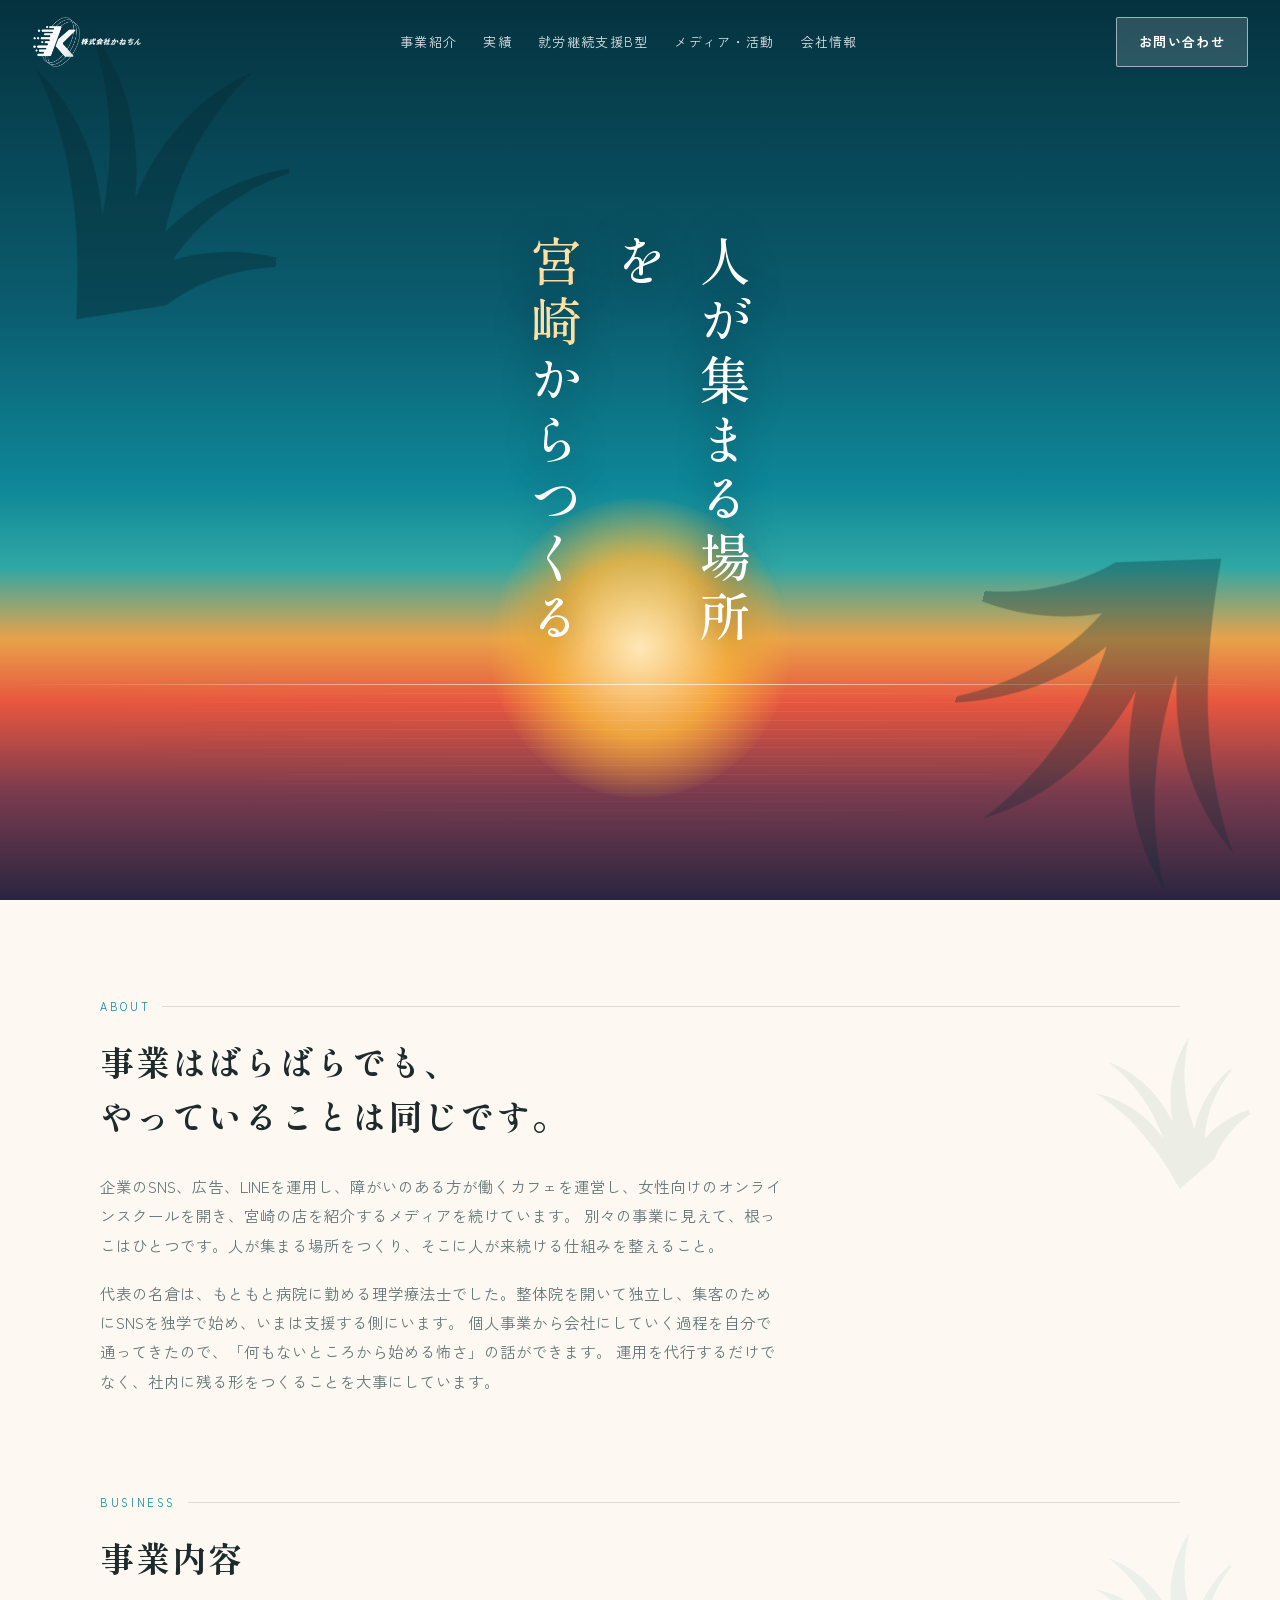
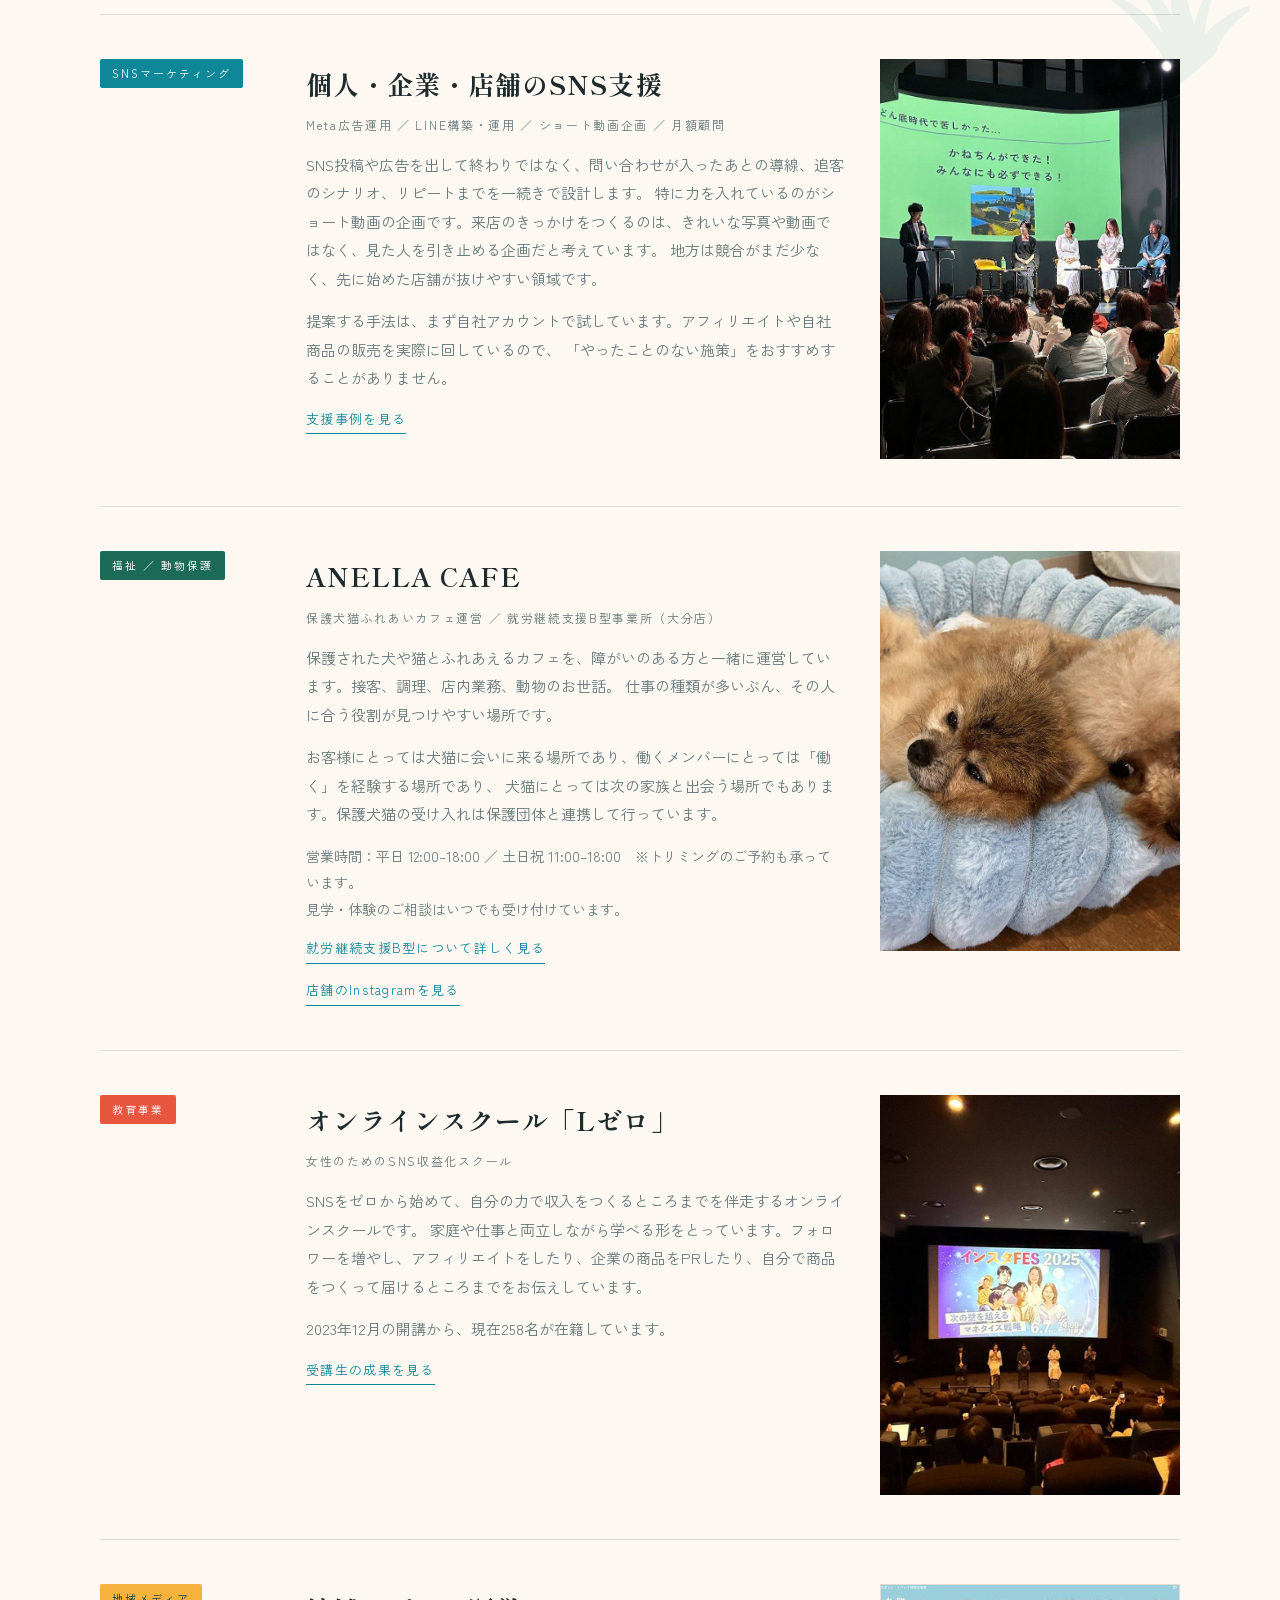
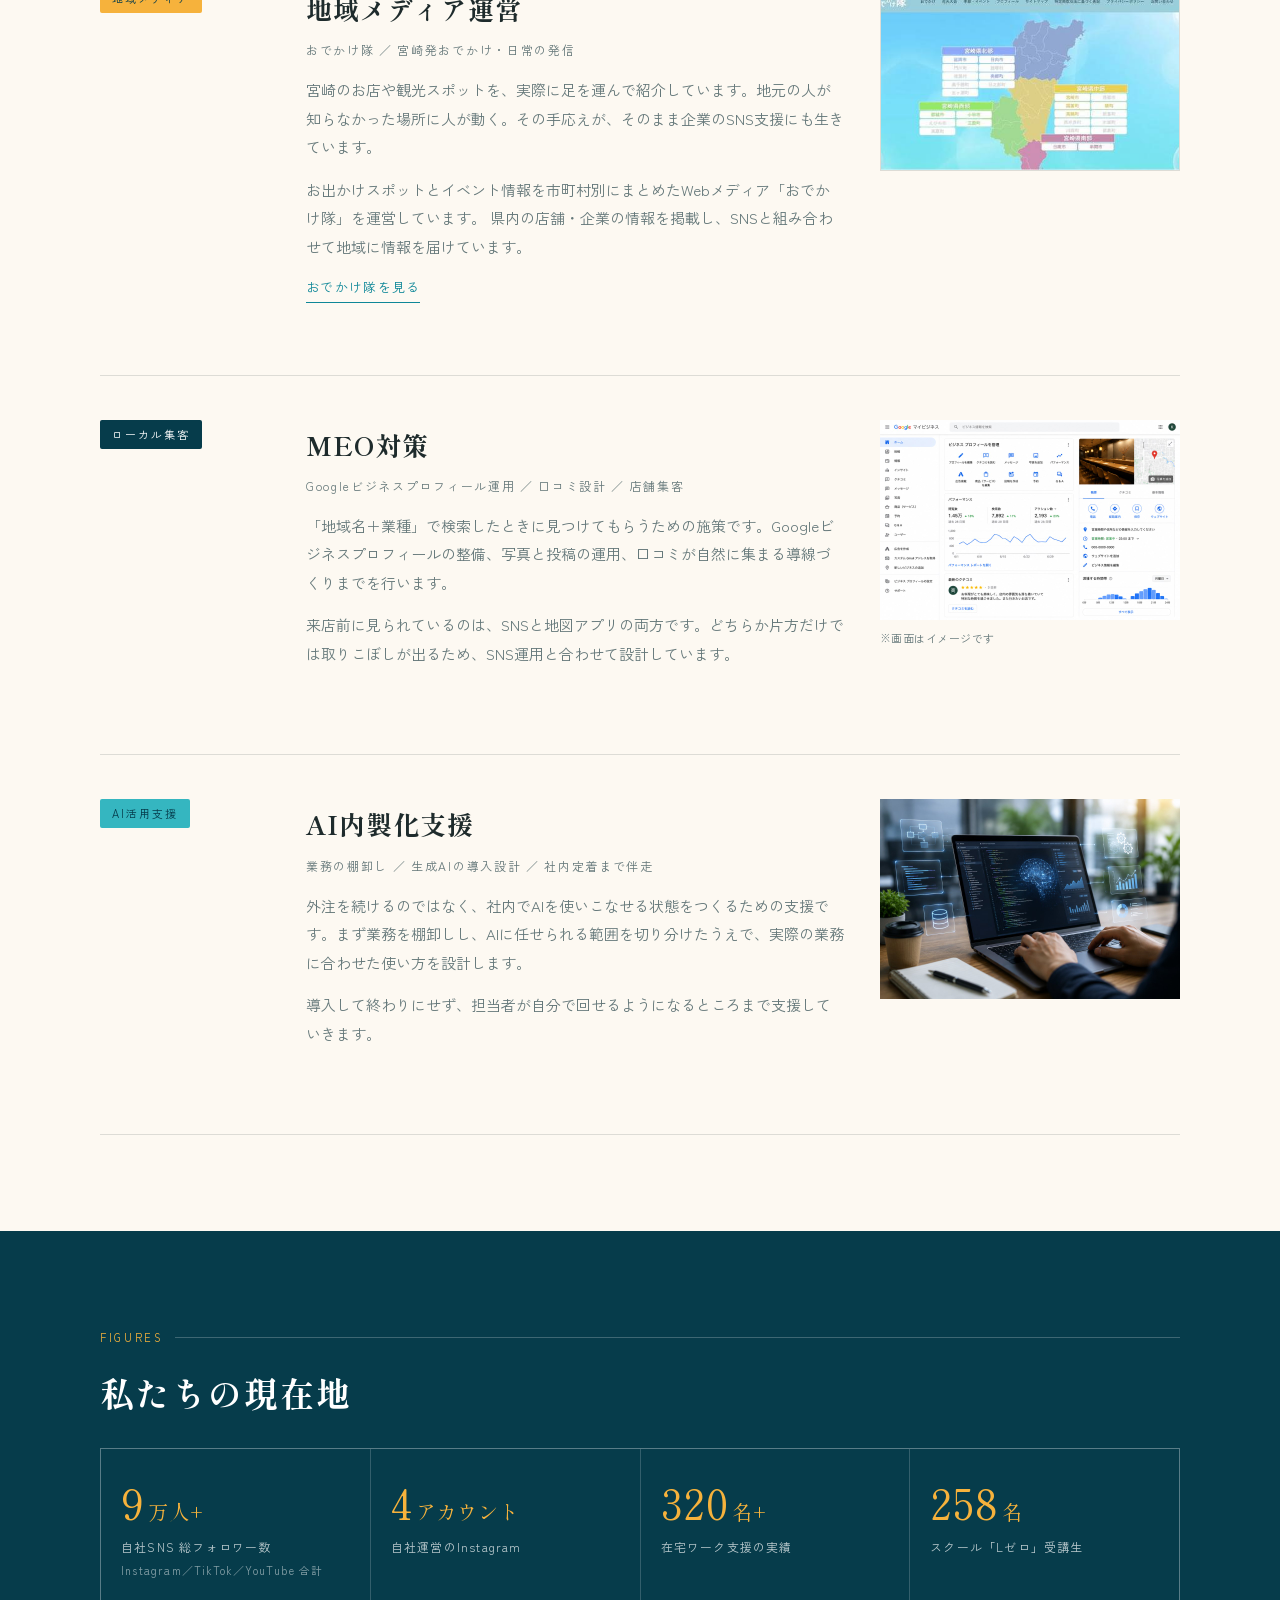
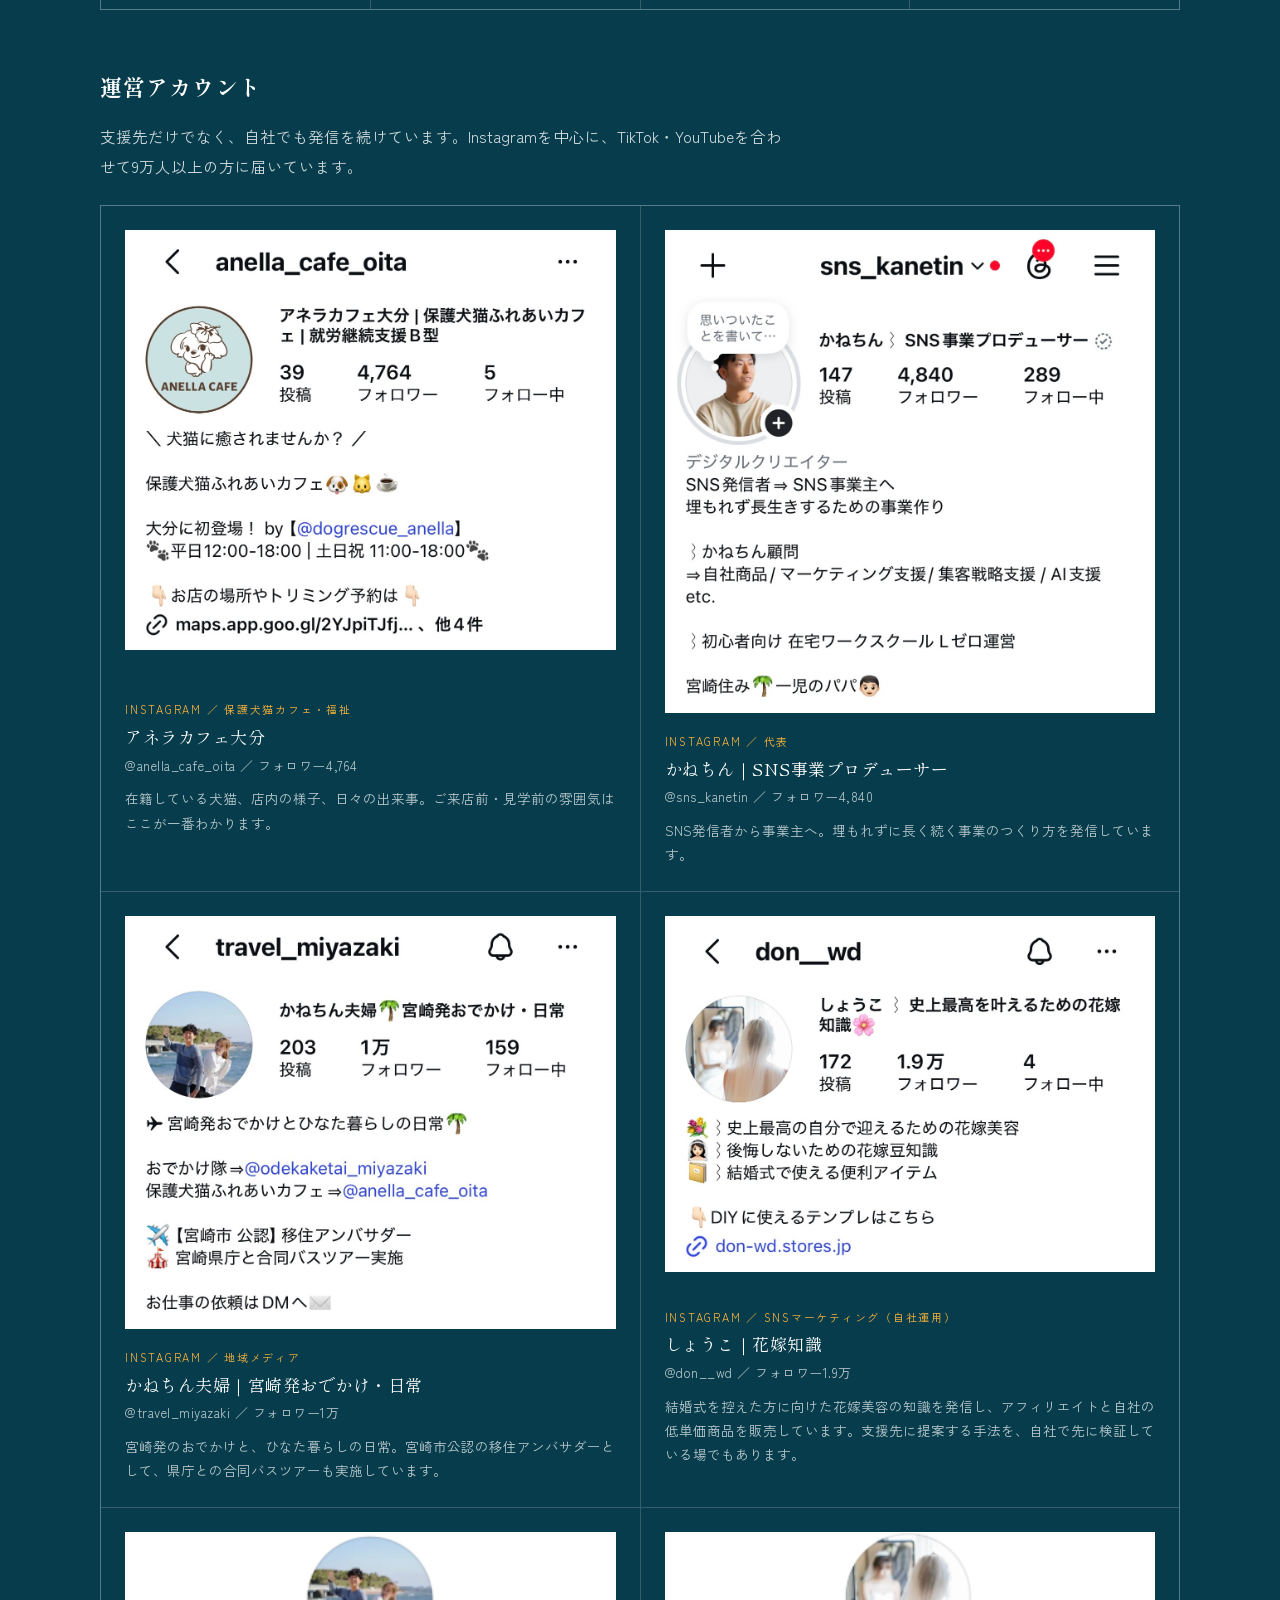
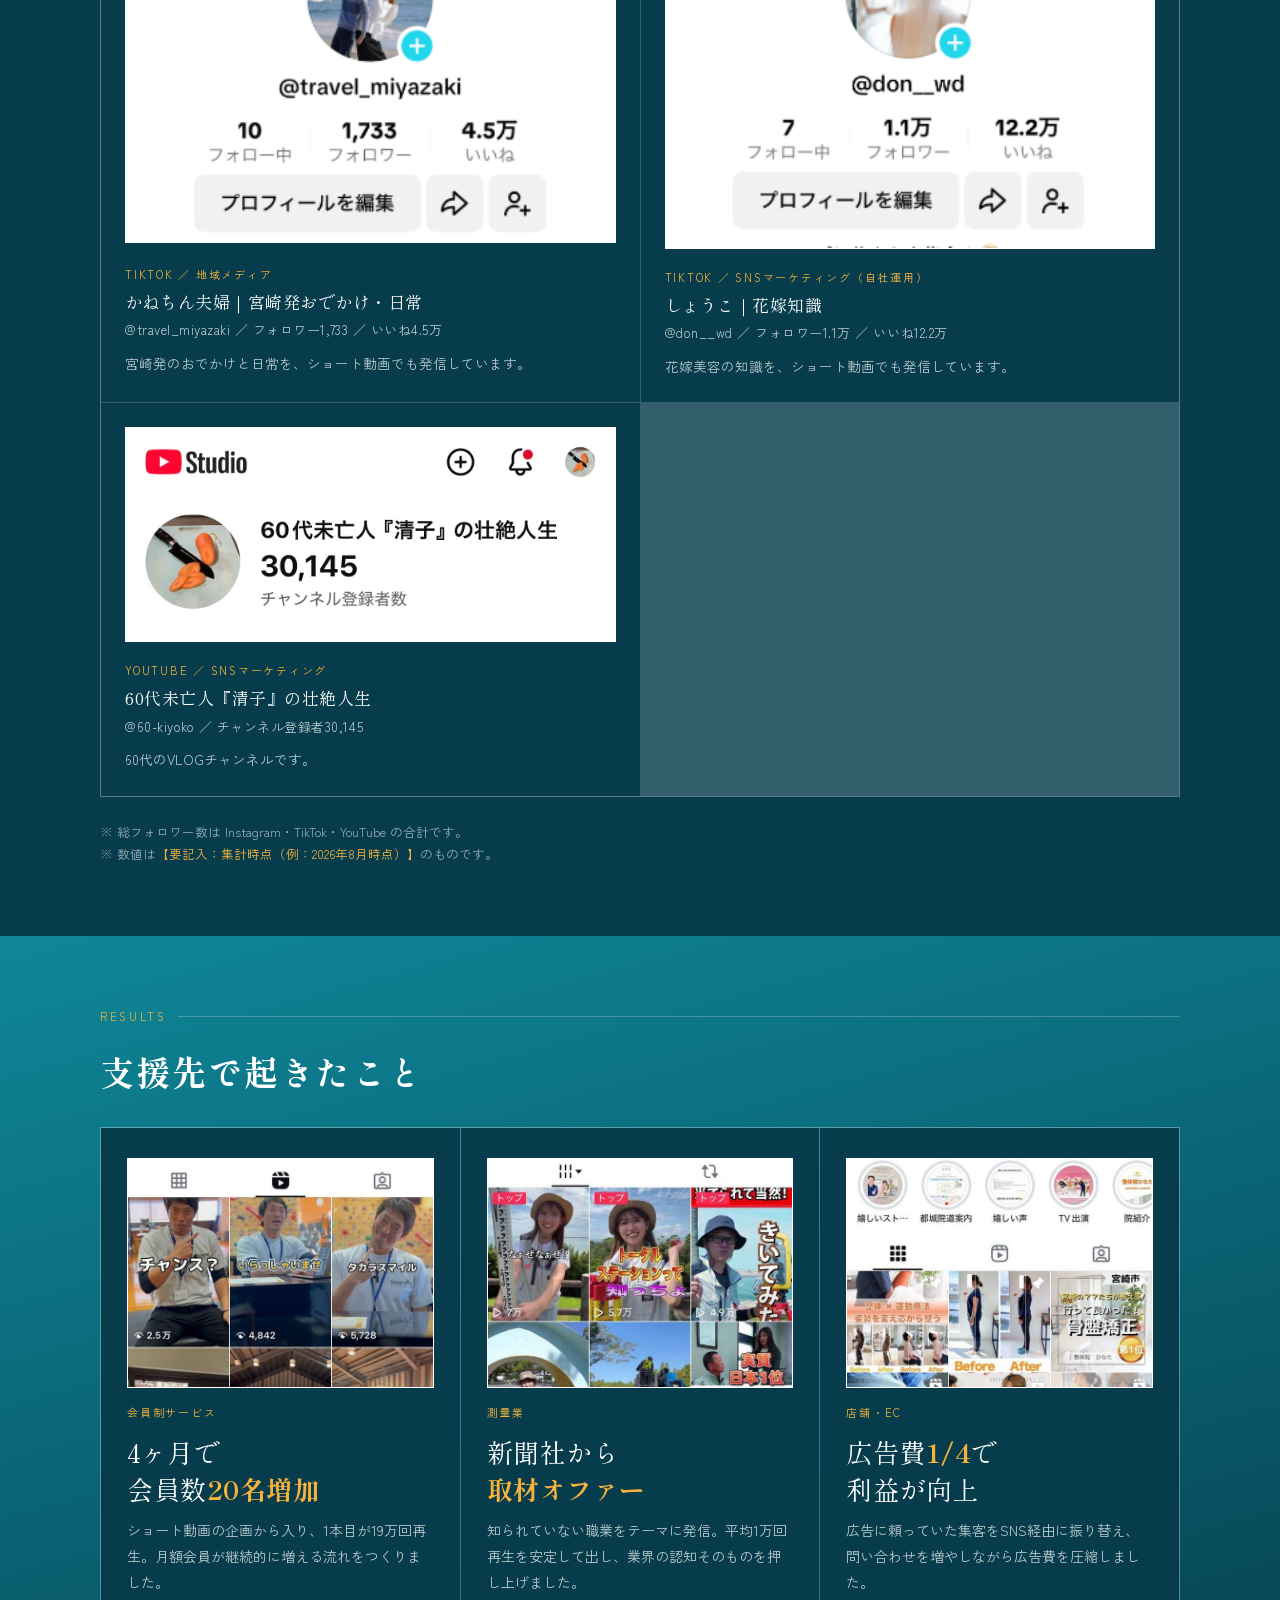
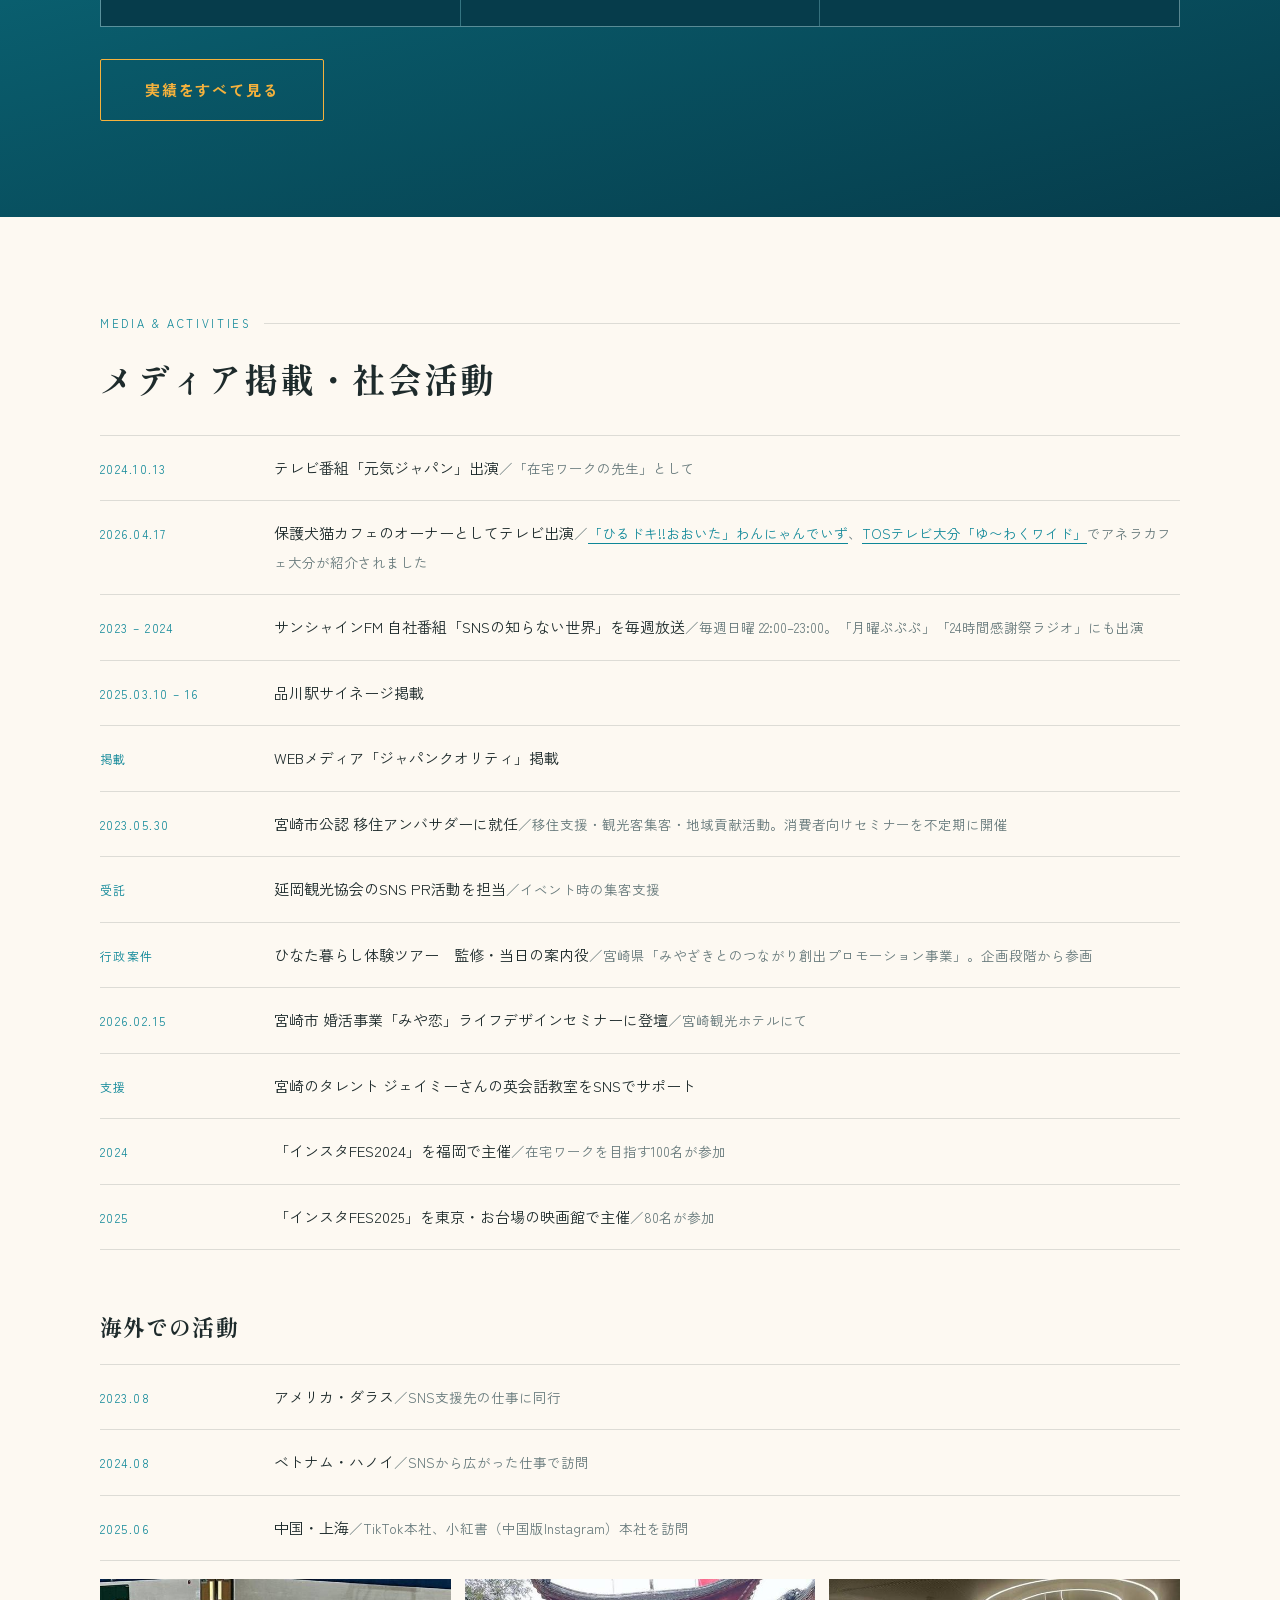
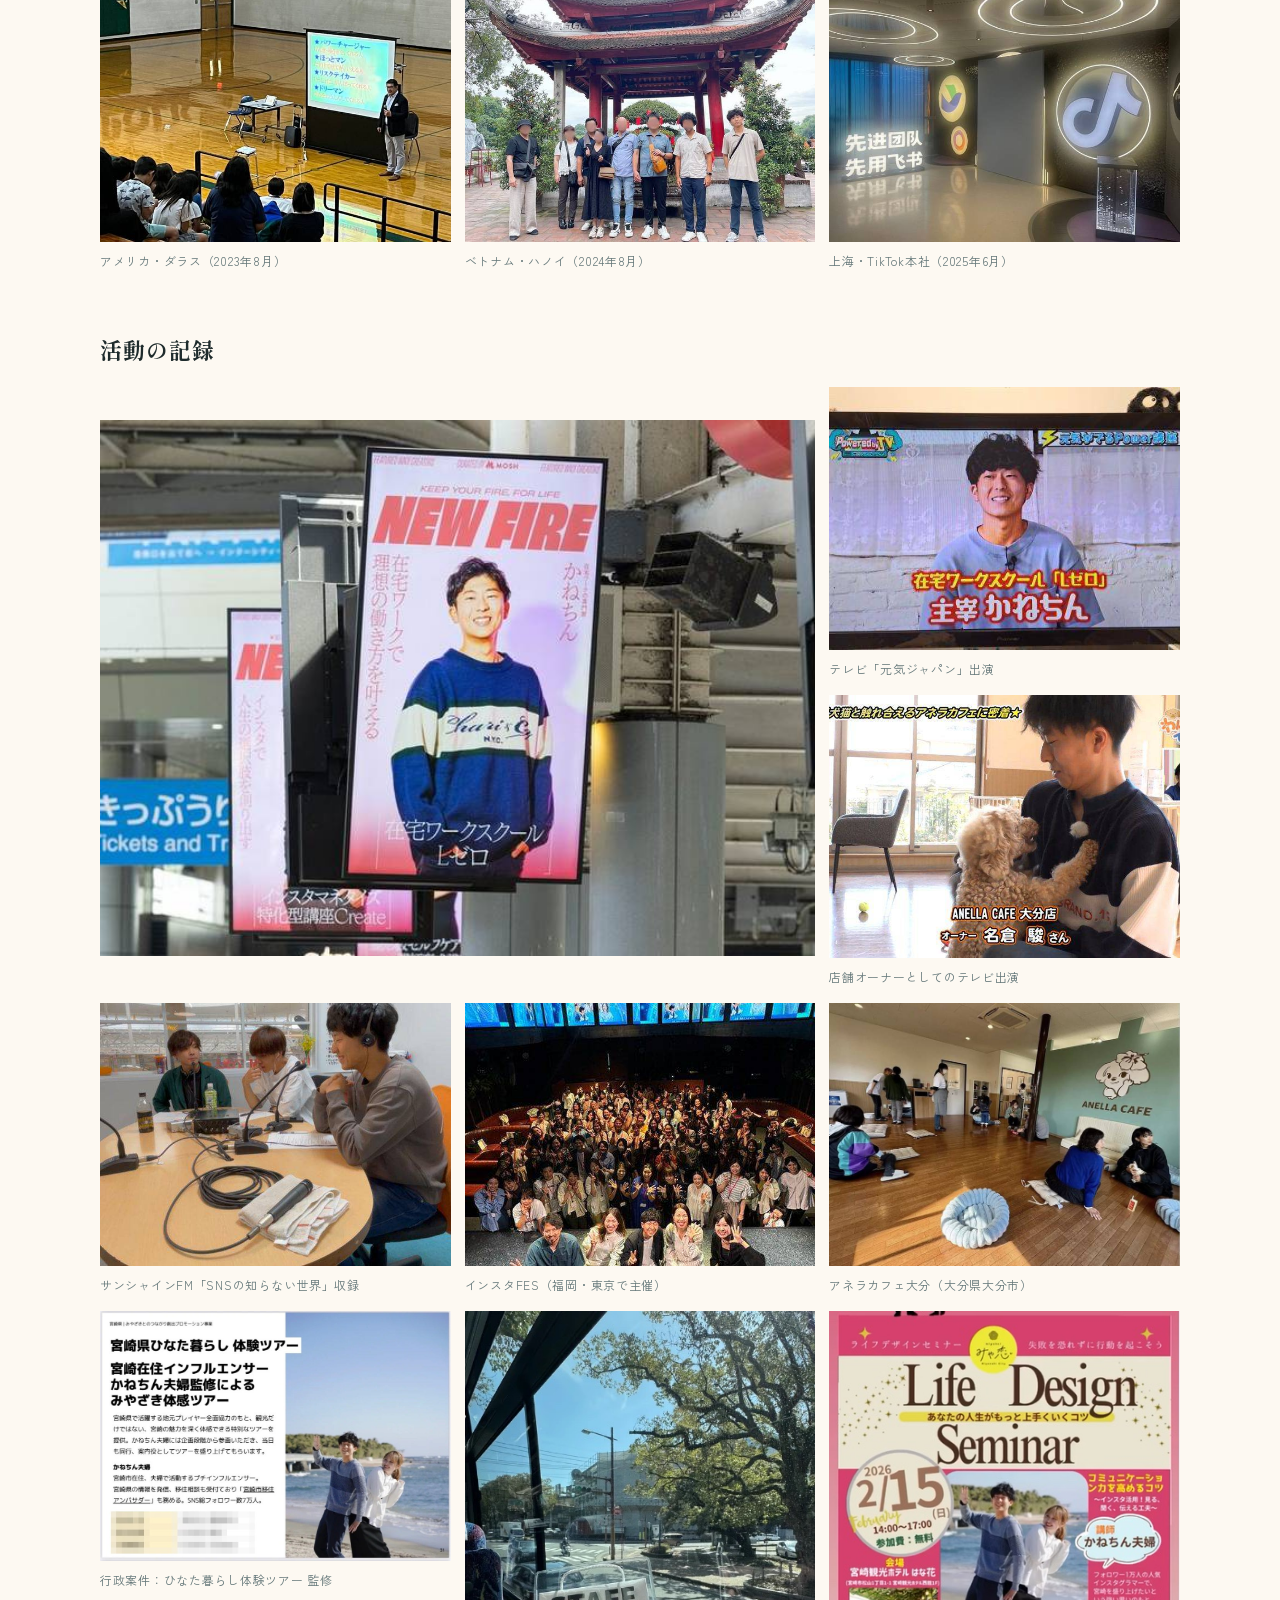
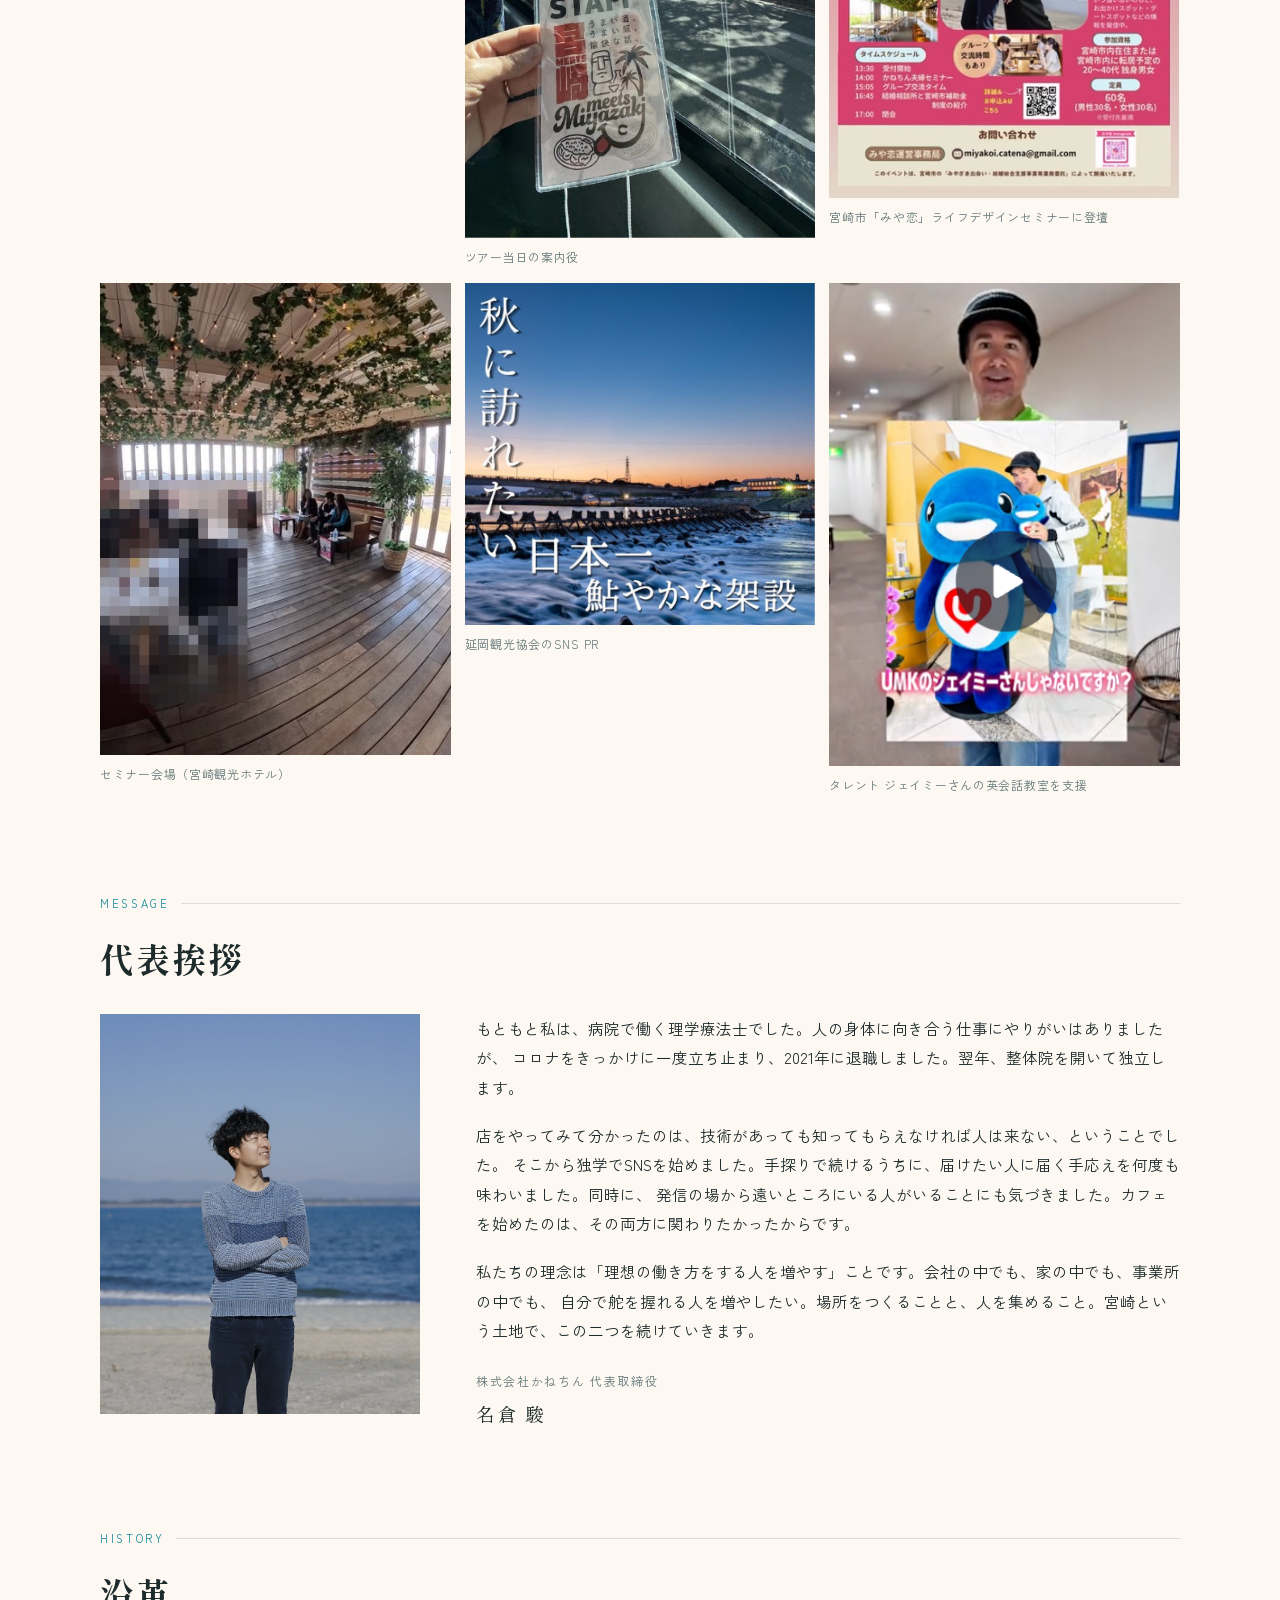
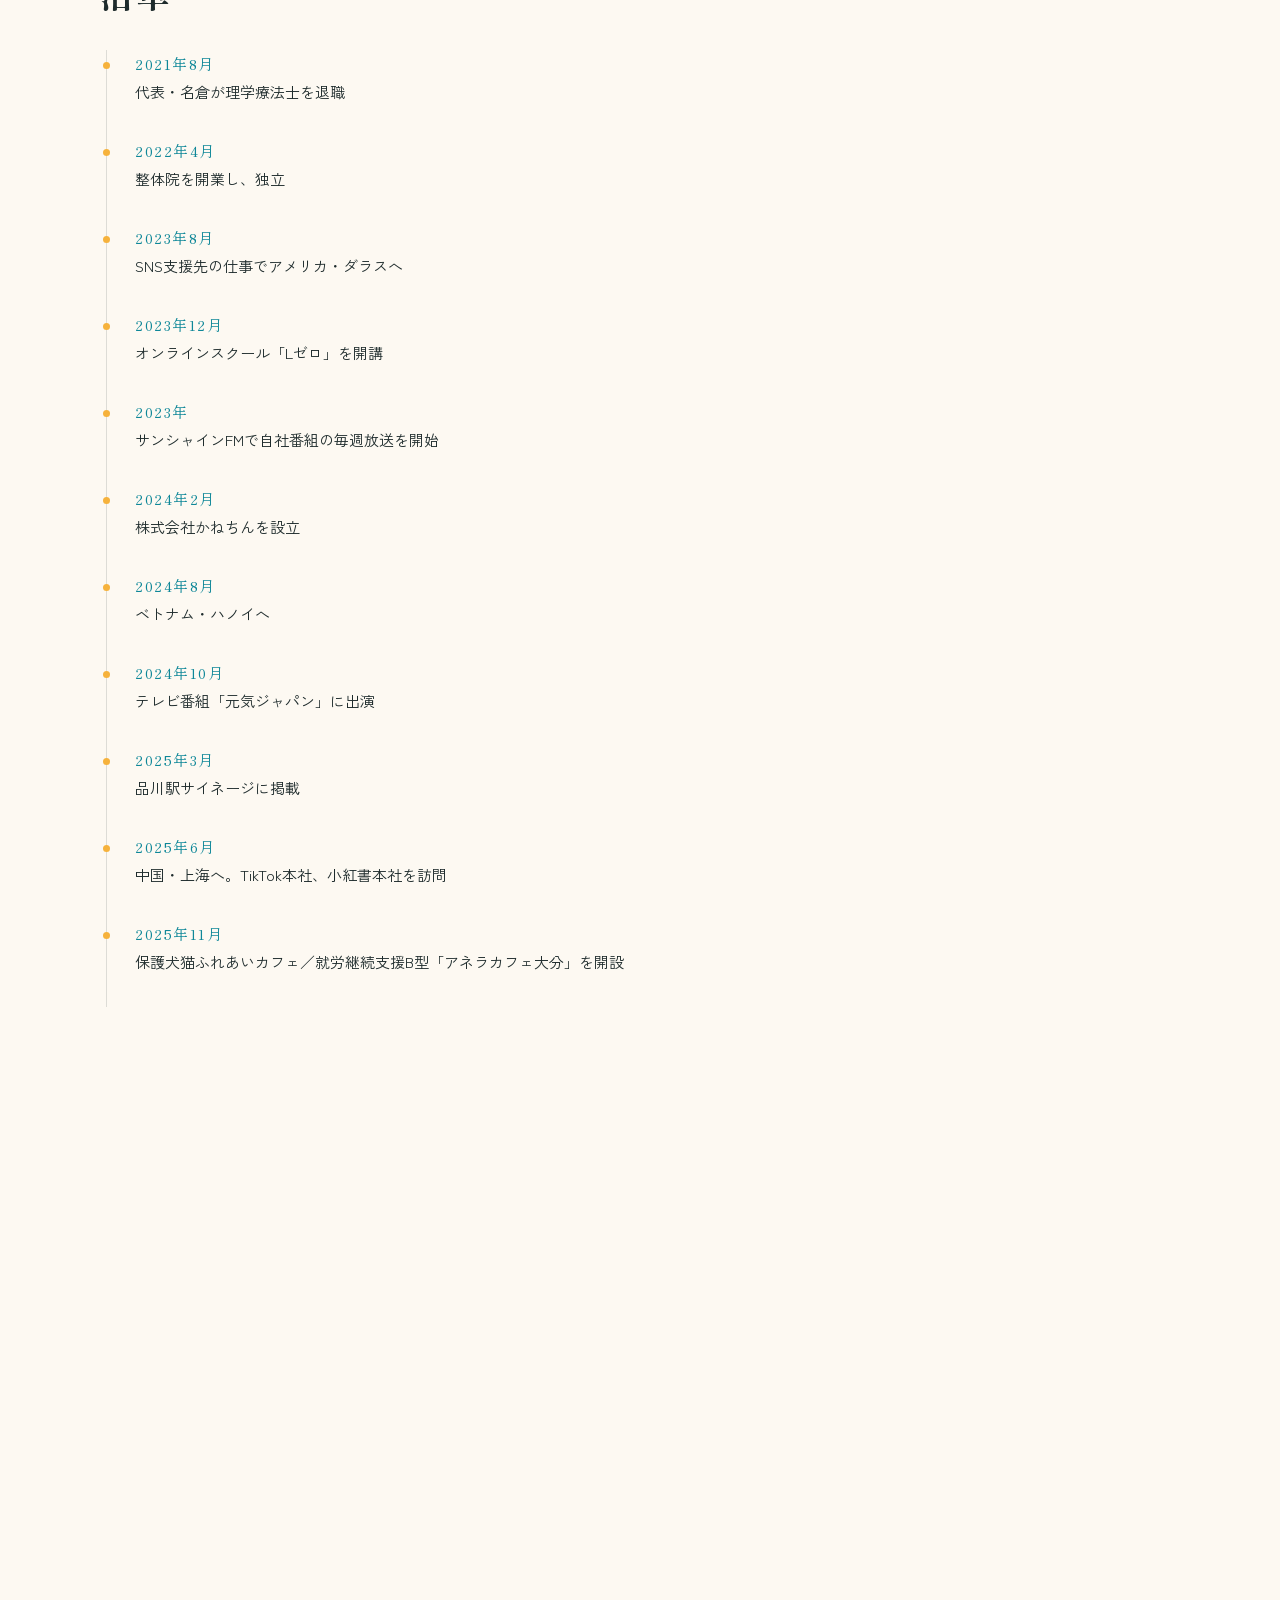
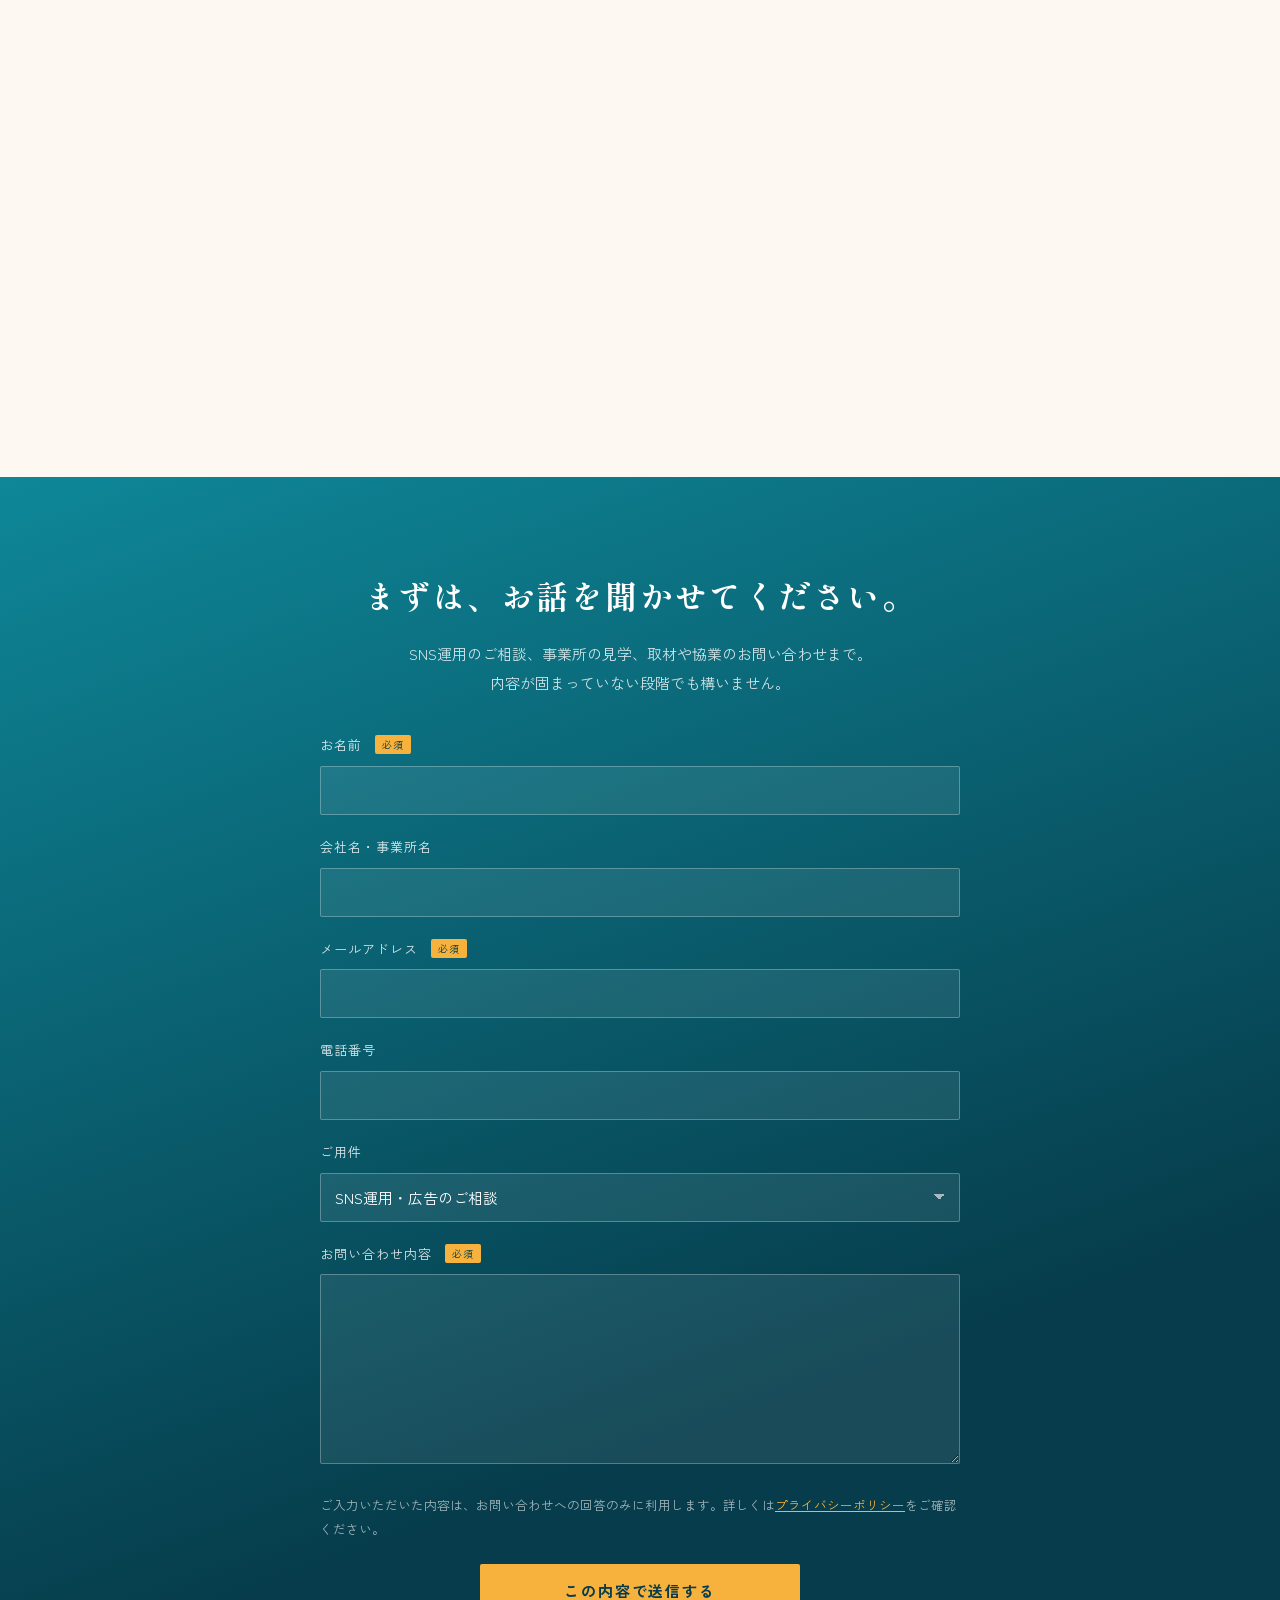
<file: index.html>
<!DOCTYPE html>
<html lang="ja">
<head>
<meta charset="UTF-8">
<meta name="viewport" content="width=device-width, initial-scale=1">
<title>株式会社かねちん｜宮崎のSNS支援・保護犬猫カフェ・福祉事業</title>
<meta name="description" content="株式会社かねちんは宮崎を拠点に、SNS運用・広告支援、保護犬猫ふれあいカフェ／就労継続支援B型「ANELLA CAFE」の運営、オンラインスクール「Lゼロ」、地域メディアを手がけています。">

<meta property="og:type" content="website">
<meta property="og:title" content="株式会社かねちん｜宮崎">
<meta property="og:description" content="人が集まる場所を宮崎からつくる">
<meta property="og:image" content="./ogp.jpg">

<!-- ▼ 要準備：logo.svg（濃色版）/ logo-white.svg（白版）/ favicon.png を同じ階層に置いてください -->
<link rel="icon" href="./favicon.png">

<link rel="preconnect" href="https://fonts.googleapis.com">
<link rel="preconnect" href="https://fonts.gstatic.com" crossorigin>
<link href="https://fonts.googleapis.com/css2?family=Shippori+Mincho+B1:wght@500;700&family=Zen+Kaku+Gothic+New:wght@400;500;700&display=swap" rel="stylesheet">
<link rel="stylesheet" href="./style.css?v=20260826b">

<style>
/* トップページ専用：ヒーロー（日向灘の夕景） */
.hero{
  position:relative;min-height:100svh;overflow:hidden;color:#fff;
  display:flex;align-items:center;
  background:
    linear-gradient(180deg,
      #05323F 0%,
      #0A5C6E 34%,
      #0E8798 54%,
      #2FA7A4 63%,
      #E8A24A 71%,
      #E8563F 78%,
      #7A3B4E 88%,
      #2A2540 100%);
}
.hero__sun{
  position:absolute;left:50%;top:72%;width:min(58vw,300px);aspect-ratio:1;
  transform:translate(-50%,-50%);border-radius:50%;
  background:radial-gradient(circle, rgba(255,236,190,.95) 0%, rgba(246,178,60,.85) 42%, rgba(232,86,63,0) 72%);
  opacity:0;animation:fadeIn 2.4s ease .7s forwards;
}
.hero__horizon{
  position:absolute;left:0;right:0;top:76%;height:1px;
  background:linear-gradient(90deg,rgba(255,255,255,0) 0%,rgba(255,255,255,.6) 40%,rgba(255,255,255,.6) 60%,rgba(255,255,255,0) 100%);
  transform:scaleX(0);transform-origin:center;
  animation:horizon 1.6s cubic-bezier(.16,1,.3,1) .3s forwards;
}
/* 波のきらめき */
.hero__shimmer{
  position:absolute;left:0;right:0;top:76%;bottom:0;
  background:
    repeating-linear-gradient(180deg, rgba(255,255,255,.10) 0 1px, rgba(255,255,255,0) 1px 9px);
  mask-image:radial-gradient(60% 100% at 50% 0%, #000 0%, transparent 75%);
  -webkit-mask-image:radial-gradient(60% 100% at 50% 0%, #000 0%, transparent 75%);
  opacity:0;animation:fadeIn 2s ease 1.1s forwards;
}
.hero__palm{position:absolute;pointer-events:none;z-index:2}
.hero__palm--l{left:-90px;top:-40px;width:min(52vw,380px);opacity:.5;transform:rotate(8deg)}
.hero__palm--r{right:-110px;bottom:-70px;width:min(60vw,440px);opacity:.42;transform:rotate(-165deg)}
@media(max-width:720px){
  .hero__palm--l{width:210px;left:-70px}
  .hero__palm--r{width:250px;right:-90px;bottom:-50px}
}
.hero__inner{position:relative;z-index:3;width:min(1080px,90vw);margin:0 auto;padding:120px 0 90px}
.hero__vertical{
  writing-mode:vertical-rl;font-family:var(--mincho);font-weight:500;
  font-size:clamp(28px,7.4vw,52px);line-height:1.62;letter-spacing:.14em;
  height:min(62svh,460px);margin:0 auto;text-shadow:0 2px 34px rgba(4,30,40,.55);
}
.hero__vertical .accent{color:#FFE0A3}
.hero__vertical span{display:inline-block;opacity:0;transform:translateY(-18px);animation:rise .9s cubic-bezier(.16,1,.3,1) forwards}
@media(min-width:900px){
  .hero__inner{display:flex;justify-content:center}
  .hero__vertical{margin:0 auto}
}
@keyframes rise{to{opacity:1;transform:translateY(0)}}
@keyframes fadeIn{to{opacity:1}}
@keyframes horizon{to{transform:scaleX(1)}}
@media(prefers-reduced-motion:reduce){
  .hero__horizon{transform:scaleX(1)}
  .hero__sun,.hero__shimmer,  .hero__vertical span{opacity:1;transform:none}
}

</style>
</head>
<body>

<header class="hdr" id="hdr">
  <a href="#top" class="hdr__logo">
    <img class="lg--light" src="./img/logo-white.png" alt="株式会社かねちん">
    <img class="lg--dark" src="./img/logo.png" alt="株式会社かねちん">
  </a>
  <nav class="hdr__nav">
    <a href="./#business">事業紹介</a>
    <a href="./jisseki.html">実績</a>
    <a href="./b-gata.html">就労継続支援B型</a>
    <a href="./#media">メディア・活動</a>
    <a href="./#company">会社情報</a>
  </nav>
  <button class="hdr__burger" id="burger" aria-label="メニューを開く" aria-expanded="false">
    <span></span><span></span><span></span>
  </button>
  <a class="hdr__cta" href="./#contact">お問い合わせ</a>
</header>

<!-- ============ ヒーロー ============ -->
<section class="hero" id="top">
  <!-- 背景に宮崎の海・夕景の写真を敷く場合はここに：
       <img class="hero__bg" src="./img/hero.jpg" alt=""> -->
  <div class="hero__sun"></div>
  <div class="hero__horizon"></div>
  <div class="hero__shimmer"></div>
  <svg class="hero__palm hero__palm--l" viewBox="0 0 200 200" xmlns="http://www.w3.org/2000/svg" aria-hidden="true"><g fill="rgba(6,44,52,.85)"><path d="M100 190C96 140 84 96 60 62c26 18 40 44 46 72 2-34-4-66-20-96 22 20 34 50 36 84 8-32 26-58 52-74-20 26-32 56-34 90 18-24 44-40 74-46-30 12-54 32-68 60 22-10 46-12 70-6-28 2-52 12-70 30z"/></g></svg>
  <svg class="hero__palm hero__palm--r" viewBox="0 0 200 200" xmlns="http://www.w3.org/2000/svg" aria-hidden="true"><g fill="rgba(6,44,52,.75)"><path d="M100 190C96 140 84 96 60 62c26 18 40 44 46 72 2-34-4-66-20-96 22 20 34 50 36 84 8-32 26-58 52-74-20 26-32 56-34 90 18-24 44-40 74-46-30 12-54 32-68 60 22-10 46-12 70-6-28 2-52 12-70 30z"/></g></svg>
  <div class="hero__inner">
    <h1 class="hero__vertical" id="heroLine"></h1>
  </div>
</section>


<!-- ============ 私たちについて ============ -->
<section class="sec" id="about">
  <div class="wrap reveal">
    <svg class="palm palm--sec" viewBox="0 0 200 200" xmlns="http://www.w3.org/2000/svg" aria-hidden="true"><g fill="var(--palm)"><path d="M100 190C96 140 84 96 60 62c26 18 40 44 46 72 2-34-4-66-20-96 22 20 34 50 36 84 8-32 26-58 52-74-20 26-32 56-34 90 18-24 44-40 74-46-30 12-54 32-68 60 22-10 46-12 70-6-28 2-52 12-70 30z"/></g></svg>
    <p class="eyebrow">ABOUT</p>
    <h2 class="h2">事業はばらばらでも、<br>やっていることは同じです。</h2>
    <p class="lead">
      企業のSNS、広告、LINEを運用し、障がいのある方が働くカフェを運営し、女性向けのオンラインスクールを開き、宮崎の店を紹介するメディアを続けています。
      別々の事業に見えて、根っこはひとつです。人が集まる場所をつくり、そこに人が来続ける仕組みを整えること。
    </p>
    <p class="lead" style="margin-top:1.2em">
      代表の名倉は、もともと病院に勤める理学療法士でした。整体院を開いて独立し、集客のためにSNSを独学で始め、いまは支援する側にいます。
      個人事業から会社にしていく過程を自分で通ってきたので、「何もないところから始める怖さ」の話ができます。
      運用を代行するだけでなく、社内に残る形をつくることを大事にしています。
    </p>
  </div>
</section>

<!-- ============ 事業内容 ============ -->
<section class="sec sec--tight" id="business">
  <div class="wrap reveal">
    <svg class="palm palm--sec" viewBox="0 0 200 200" xmlns="http://www.w3.org/2000/svg" aria-hidden="true"><g fill="var(--sea)"><path d="M100 190C96 140 84 96 60 62c26 18 40 44 46 72 2-34-4-66-20-96 22 20 34 50 36 84 8-32 26-58 52-74-20 26-32 56-34 90 18-24 44-40 74-46-30 12-54 32-68 60 22-10 46-12 70-6-28 2-52 12-70 30z"/></g></svg>
    <p class="eyebrow">BUSINESS</p>
    <h2 class="h2">事業内容</h2>

    <div class="biz">

      <div class="biz__item">
        <span class="biz__tag">SNSマーケティング</span>
        <h3 class="biz__name">個人・企業・店舗のSNS支援<small>Meta広告運用 ／ LINE構築・運用 ／ ショート動画企画 ／ 月額顧問</small></h3>
        <p class="biz__desc">
          SNS投稿や広告を出して終わりではなく、問い合わせが入ったあとの導線、追客のシナリオ、リピートまでを一続きで設計します。
          特に力を入れているのがショート動画の企画です。来店のきっかけをつくるのは、きれいな写真や動画ではなく、見た人を引き止める企画だと考えています。
          地方は競合がまだ少なく、先に始めた店舗が抜けやすい領域です。
        </p>
        <p class="biz__desc">
          提案する手法は、まず自社アカウントで試しています。アフィリエイトや自社商品の販売を実際に回しているので、
          「やったことのない施策」をおすすめすることがありません。
        </p>
        <a class="biz__link" href="./jisseki.html">支援事例を見る</a>
        <img class="biz__photo" src="./img/biz-sns.jpg" alt="SNS運用・広告支援の登壇風景" loading="lazy">
      </div>

      <div class="biz__item">
        <span class="biz__tag">福祉 ／ 動物保護</span>
        <h3 class="biz__name">ANELLA CAFE<small>保護犬猫ふれあいカフェ運営 ／ 就労継続支援B型事業所（大分店）</small></h3>
        <p class="biz__desc">
          保護された犬や猫とふれあえるカフェを、障がいのある方と一緒に運営しています。接客、調理、店内業務、動物のお世話。
          仕事の種類が多いぶん、その人に合う役割が見つけやすい場所です。
        </p>
        <p class="biz__desc">
          お客様にとっては犬猫に会いに来る場所であり、働くメンバーにとっては「働く」を経験する場所であり、
          犬猫にとっては次の家族と出会う場所でもあります。保護犬猫の受け入れは保護団体と連携して行っています。
        </p>
        <p class="biz__desc" style="font-size:14px">
          営業時間：平日 12:00–18:00 ／ 土日祝 11:00–18:00　※トリミングのご予約も承っています。<br>
          見学・体験のご相談はいつでも受け付けています。
        </p>
        <a class="biz__link" href="./b-gata.html">就労継続支援B型について詳しく見る</a>
        <!-- 要記入：ANELLA CAFE の Instagram URL -->
        <a class="biz__link" href="#accounts">店舗のInstagramを見る</a>
        <img class="biz__photo" src="./img/biz-anella.jpg" alt="アネラカフェ大分でくつろぐ保護犬たち" loading="lazy">
      </div>

      <div class="biz__item">
        <span class="biz__tag">教育事業</span>
        <h3 class="biz__name">オンラインスクール「Lゼロ」<small>女性のためのSNS収益化スクール</small></h3>
        <p class="biz__desc">
          SNSをゼロから始めて、自分の力で収入をつくるところまでを伴走するオンラインスクールです。
          家庭や仕事と両立しながら学べる形をとっています。フォロワーを増やし、アフィリエイトをしたり、企業の商品をPRしたり、自分で商品をつくって届けるところまでをお伝えしています。
        </p>
        <p class="biz__desc">
          2023年12月の開講から、現在258名が在籍しています。
        </p>
        <a class="biz__link" href="./jisseki.html#school">受講生の成果を見る</a>
        <img class="biz__photo" src="./img/biz-lzero.jpg" alt="インスタFES2025の会場（東京・お台場）" loading="lazy">
      </div>

      <div class="biz__item">
        <span class="biz__tag">地域メディア</span>
        <h3 class="biz__name">地域メディア運営<small>おでかけ隊 ／ 宮崎発おでかけ・日常の発信</small></h3>
        <p class="biz__desc">
          宮崎のお店や観光スポットを、実際に足を運んで紹介しています。地元の人が知らなかった場所に人が動く。その手応えが、そのまま企業のSNS支援にも生きています。
        </p>
        <p class="biz__desc">
          お出かけスポットとイベント情報を市町村別にまとめたWebメディア「おでかけ隊」を運営しています。
          県内の店舗・企業の情報を掲載し、SNSと組み合わせて地域に情報を届けています。
        </p>
        <a class="biz__link" href="https://odekaketai.com/" target="_blank" rel="noopener">おでかけ隊を見る</a>
        <div class="biz__photos">
          <img class="shot" src="./img/media-odekaketai.jpg" alt="おでかけ隊のサイト" loading="lazy">
        </div>
      </div>

      <div class="biz__item">
        <span class="biz__tag">ローカル集客</span>
        <h3 class="biz__name">MEO対策<small>Googleビジネスプロフィール運用 ／ 口コミ設計 ／ 店舗集客</small></h3>
        <p class="biz__desc">
          「地域名＋業種」で検索したときに見つけてもらうための施策です。Googleビジネスプロフィールの整備、写真と投稿の運用、口コミが自然に集まる導線づくりまでを行います。
        </p>
        <p class="biz__desc">
          来店前に見られているのは、SNSと地図アプリの両方です。どちらか片方だけでは取りこぼしが出るため、SNS運用と合わせて設計しています。
        </p>
        <div class="biz__photos">
          <img src="./img/biz-meo.jpg" alt="Googleビジネスプロフィールの管理画面イメージ" loading="lazy">
          <p class="biz__note">※画面はイメージです</p>
        </div>
      </div>

      <div class="biz__item">
        <span class="biz__tag">AI活用支援</span>
        <h3 class="biz__name">AI内製化支援<small>業務の棚卸し ／ 生成AIの導入設計 ／ 社内定着まで伴走</small></h3>
        <p class="biz__desc">
          外注を続けるのではなく、社内でAIを使いこなせる状態をつくるための支援です。まず業務を棚卸しし、AIに任せられる範囲を切り分けたうえで、実際の業務に合わせた使い方を設計します。
        </p>
        <p class="biz__desc">
          導入して終わりにせず、担当者が自分で回せるようになるところまで支援していきます。
        </p>
        <img class="biz__photo biz__photo--auto" src="./img/biz-ai.jpg" alt="AIを業務に組み込んで運用しているイメージ" loading="lazy">
      </div>

    </div>
  </div>
</section>

<!-- ============ 数字・運営アカウント ============ -->
<section class="sec sec--dark" id="accounts" style="padding-bottom:70px">
  <div class="wrap reveal">
    <p class="eyebrow">FIGURES</p>
    <h2 class="h2">私たちの現在地</h2>
    <div class="stats">
      <div class="stats__cell">
        <div class="stats__num">9<em>万人+</em></div>
        <div class="stats__label">自社SNS 総フォロワー数<br><span style="font-size:11px;opacity:.7">Instagram／TikTok／YouTube 合計</span></div>
      </div>
      <div class="stats__cell">
        <div class="stats__num">4<em>アカウント</em></div>
        <div class="stats__label">自社運営のInstagram</div>
      </div>
      <div class="stats__cell">
        <div class="stats__num">320<em>名+</em></div>
        <div class="stats__label">在宅ワーク支援の実績</div>
      </div>
      <div class="stats__cell">
        <div class="stats__num">258<em>名</em></div>
        <div class="stats__label">スクール「Lゼロ」受講生</div>
      </div>
    </div>
    <h3 class="h3" style="margin-top:56px;margin-bottom:14px">運営アカウント</h3>
    <p class="lead" style="margin-bottom:24px">
      支援先だけでなく、自社でも発信を続けています。Instagramを中心に、TikTok・YouTubeを合わせて9万人以上の方に届いています。
    </p>
    <div class="accounts">

      <a class="account" href="https://www.instagram.com/anella_cafe_oita" target="_blank" rel="noopener">
        <img class="account__shot" src="./img/shot-anella_cafe_oita.jpg" alt="アネラカフェ大分（@anella_cafe_oita）のInstagramプロフィール" loading="lazy">
        <span class="account__body">
          <span class="account__plat">INSTAGRAM ／ 保護犬猫カフェ・福祉</span>
          <span class="account__name">アネラカフェ大分</span>
          <span class="account__handle">@anella_cafe_oita ／ フォロワー4,764</span>
          <span class="account__desc">在籍している犬猫、店内の様子、日々の出来事。ご来店前・見学前の雰囲気はここが一番わかります。</span>
        </span>
      </a>

      <a class="account" href="https://www.instagram.com/sns_kanetin" target="_blank" rel="noopener">
        <img class="account__shot" src="./img/shot-sns_kanetin.jpg" alt="かねちん（@sns_kanetin）のInstagramプロフィール" loading="lazy">
        <span class="account__body">
          <span class="account__plat">INSTAGRAM ／ 代表</span>
          <span class="account__name">かねちん｜SNS事業プロデューサー</span>
          <span class="account__handle">@sns_kanetin ／ フォロワー4,840</span>
          <span class="account__desc">SNS発信者から事業主へ。埋もれずに長く続く事業のつくり方を発信しています。</span>
        </span>
      </a>

      <a class="account" href="https://www.instagram.com/travel_miyazaki" target="_blank" rel="noopener">
        <img class="account__shot" src="./img/shot-travel_miyazaki.jpg" alt="かねちん夫婦（@travel_miyazaki）のInstagramプロフィール" loading="lazy">
        <span class="account__body">
          <span class="account__plat">INSTAGRAM ／ 地域メディア</span>
          <span class="account__name">かねちん夫婦｜宮崎発おでかけ・日常</span>
          <span class="account__handle">@travel_miyazaki ／ フォロワー1万</span>
          <span class="account__desc">宮崎発のおでかけと、ひなた暮らしの日常。宮崎市公認の移住アンバサダーとして、県庁との合同バスツアーも実施しています。</span>
        </span>
      </a>

      <a class="account" href="https://www.instagram.com/don__wd" target="_blank" rel="noopener">
        <img class="account__shot" src="./img/shot-don__wd.jpg" alt="しょうこ｜花嫁知識（@don__wd）のInstagramプロフィール" loading="lazy">
        <span class="account__body">
          <span class="account__plat">INSTAGRAM ／ SNSマーケティング（自社運用）</span>
          <span class="account__name">しょうこ｜花嫁知識</span>
          <span class="account__handle">@don__wd ／ フォロワー1.9万</span>
          <span class="account__desc">結婚式を控えた方に向けた花嫁美容の知識を発信し、アフィリエイトと自社の低単価商品を販売しています。支援先に提案する手法を、自社で先に検証している場でもあります。</span>
        </span>
      </a>

      <a class="account" href="https://www.tiktok.com/@travel_miyazaki" target="_blank" rel="noopener">
        <img class="account__shot" src="./img/shot-tiktok-travel_miyazaki.png" alt="かねちん夫婦（@travel_miyazaki）のTikTokプロフィール" loading="lazy">
        <span class="account__body">
          <span class="account__plat">TIKTOK ／ 地域メディア</span>
          <span class="account__name">かねちん夫婦｜宮崎発おでかけ・日常</span>
          <span class="account__handle">@travel_miyazaki ／ フォロワー1,733 ／ いいね4.5万</span>
          <span class="account__desc">宮崎発のおでかけと日常を、ショート動画でも発信しています。</span>
        </span>
      </a>

      <a class="account" href="https://www.tiktok.com/@don__wd" target="_blank" rel="noopener">
        <img class="account__shot" src="./img/shot-tiktok-don__wd.png" alt="しょうこ（@don__wd）のTikTokプロフィール" loading="lazy">
        <span class="account__body">
          <span class="account__plat">TIKTOK ／ SNSマーケティング（自社運用）</span>
          <span class="account__name">しょうこ｜花嫁知識</span>
          <span class="account__handle">@don__wd ／ フォロワー1.1万 ／ いいね12.2万</span>
          <span class="account__desc">花嫁美容の知識を、ショート動画でも発信しています。</span>
        </span>
      </a>

      <a class="account" href="https://www.youtube.com/@60-kiyoko" target="_blank" rel="noopener">
        <img class="account__shot" src="./img/shot-youtube-60-kiyoko.jpg" alt="60代未亡人『清子』の壮絶人生（@60-kiyoko）のYouTubeチャンネル" loading="lazy">
        <span class="account__body">
          <span class="account__plat">YOUTUBE ／ SNSマーケティング</span>
          <span class="account__name">60代未亡人『清子』の壮絶人生</span>
          <span class="account__handle">@60-kiyoko ／ チャンネル登録者30,145</span>
          <span class="account__desc">60代のVLOGチャンネルです。</span>
        </span>
      </a>

    </div>

    <p class="note">
      ※ 総フォロワー数は Instagram・TikTok・YouTube の合計です。<br>
      ※ 数値は<span style="color:var(--sun)">【要記入：集計時点（例：2026年8月時点）】</span>のものです。
    </p>
  </div>
</section>

<!-- ============ 実績ハイライト ============ -->
<section class="sec sec--sea" id="results" style="padding-top:70px">
  <div class="wrap reveal">
    <p class="eyebrow">RESULTS</p>
    <h2 class="h2">支援先で起きたこと</h2>
    <div class="cases cases--3">
      <div class="case">
        <img class="case__shot" src="./img/case-gym.jpg" alt="支援先アカウントの投稿一覧" loading="lazy">
        <div class="case__field">会員制サービス</div>
        <div class="case__result">4ヶ月で<br>会員数<b>20名増加</b></div>
        <p class="case__desc">ショート動画の企画から入り、1本目が19万回再生。月額会員が継続的に増える流れをつくりました。</p>
      </div>
      <div class="case">
        <img class="case__shot" src="./img/case-sokuryo.jpg" alt="測量業アカウントの投稿一覧" loading="lazy">
        <div class="case__field">測量業</div>
        <div class="case__result">新聞社から<br><b>取材オファー</b></div>
        <p class="case__desc">知られていない職業をテーマに発信。平均1万回再生を安定して出し、業界の認知そのものを押し上げました。</p>
      </div>
      <div class="case">
        <img class="case__shot" src="./img/case-shop.jpg" alt="店舗アカウントの投稿一覧" loading="lazy">
        <div class="case__field">店舗・EC</div>
        <div class="case__result">広告費<b>1/4</b>で<br>利益が向上</div>
        <p class="case__desc">広告に頼っていた集客をSNS経由に振り替え、問い合わせを増やしながら広告費を圧縮しました。</p>
      </div>
    </div>
    <p style="margin-top:32px">
      <a class="btn btn--ghost" href="./jisseki.html">実績をすべて見る</a>
    </p>
  </div>
</section>

<!-- ============ メディア・活動実績 ============ -->
<section class="sec" id="media">
  <div class="wrap reveal">
    <p class="eyebrow">MEDIA &amp; ACTIVITIES</p>
    <h2 class="h2">メディア掲載・社会活動</h2>

    <div class="media">
      <div class="media__row">
        <div class="media__date">2024.10.13</div>
        <div class="media__title">テレビ番組「元気ジャパン」出演<span>／「在宅ワークの先生」として</span></div>
      </div>
      <div class="media__row">
        <div class="media__date">2026.04.17</div>
        <div class="media__title">保護犬猫カフェのオーナーとしてテレビ出演<span>／<a href="https://www.youtube.com/watch?v=Xm-GBQjNeNg" target="_blank" rel="noopener">「ひるドキ!!おおいた」わんにゃんでいず</a>、<a href="https://utage-system.com/video/7HRzoKpFpDWd" target="_blank" rel="noopener">TOSテレビ大分「ゆ〜わくワイド」</a>でアネラカフェ大分が紹介されました</span></div>
      </div>
      <div class="media__row">
        <div class="media__date">2023 – 2024</div>
        <div class="media__title">サンシャインFM 自社番組「SNSの知らない世界」を毎週放送<span>／毎週日曜 22:00–23:00。「月曜ぷぷぷ」「24時間感謝祭ラジオ」にも出演</span></div>
      </div>
      <div class="media__row">
        <div class="media__date">2025.03.10 – 16</div>
        <div class="media__title">品川駅サイネージ掲載</div>
      </div>
      <div class="media__row">
        <div class="media__date">掲載</div>
        <div class="media__title">WEBメディア「ジャパンクオリティ」掲載</div>
      </div>
      <div class="media__row">
        <div class="media__date">2023.05.30</div>
        <div class="media__title">宮崎市公認 移住アンバサダーに就任<span>／移住支援・観光客集客・地域貢献活動。消費者向けセミナーを不定期に開催</span></div>
      </div>
      <div class="media__row">
        <div class="media__date">受託</div>
        <div class="media__title">延岡観光協会のSNS PR活動を担当<span>／イベント時の集客支援</span></div>
      </div>
      <div class="media__row">
        <div class="media__date">行政案件</div>
        <div class="media__title">ひなた暮らし体験ツアー　監修・当日の案内役<span>／宮崎県「みやざきとのつながり創出プロモーション事業」。企画段階から参画</span></div>
      </div>
      <div class="media__row">
        <div class="media__date">2026.02.15</div>
        <div class="media__title">宮崎市 婚活事業「みや恋」ライフデザインセミナーに登壇<span>／宮崎観光ホテルにて</span></div>
      </div>
      <div class="media__row">
        <div class="media__date">支援</div>
        <div class="media__title">宮崎のタレント ジェイミーさんの英会話教室をSNSでサポート</div>
      </div>
      <div class="media__row">
        <div class="media__date">2024</div>
        <div class="media__title">「インスタFES2024」を福岡で主催<span>／在宅ワークを目指す100名が参加</span></div>
      </div>
      <div class="media__row">
        <div class="media__date">2025</div>
        <div class="media__title">「インスタFES2025」を東京・お台場の映画館で主催<span>／80名が参加</span></div>
      </div>
    </div>

    <h3 class="h3" style="margin-top:56px">海外での活動</h3>
    <div class="media">
      <div class="media__row">
        <div class="media__date">2023.08</div>
        <div class="media__title">アメリカ・ダラス<span>／SNS支援先の仕事に同行</span></div>
      </div>
      <div class="media__row">
        <div class="media__date">2024.08</div>
        <div class="media__title">ベトナム・ハノイ<span>／SNSから広がった仕事で訪問</span></div>
      </div>
      <div class="media__row">
        <div class="media__date">2025.06</div>
        <div class="media__title">中国・上海<span>／TikTok本社、小紅書（中国版Instagram）本社を訪問</span></div>
      </div>
    </div>

    <div class="gallery" style="margin-top:18px">
      <figure>
        <img src="./img/world-dallas.jpg" alt="アメリカ・ダラスでの登壇" loading="lazy">
        <figcaption>アメリカ・ダラス（2023年8月）</figcaption>
      </figure>
      <figure>
        <img src="./img/world-hanoi.jpg" alt="ベトナム・ハノイでの視察" loading="lazy">
        <figcaption>ベトナム・ハノイ（2024年8月）</figcaption>
      </figure>
      <figure>
        <img src="./img/world-shanghai.jpg" alt="上海のTikTok本社" loading="lazy">
        <figcaption>上海・TikTok本社（2025年6月）</figcaption>
      </figure>
    </div>

    <h3 class="h3" style="margin-top:56px">活動の記録</h3>
    <div class="gallery gallery--wide">
      <figure>
        <img src="./img/media-signage.jpg" alt="品川駅のサイネージに掲載された広告" loading="lazy">
        <figcaption>品川駅サイネージ掲載（2025年3月）</figcaption>
      </figure>
      <figure>
        <img src="./img/media-tv.jpg" alt="テレビ番組「元気ジャパン」出演時" loading="lazy">
        <figcaption>テレビ「元気ジャパン」出演</figcaption>
      </figure>
      <figure>
        <img src="./img/media-anella-tv.jpg" alt="アネラカフェ大分店のオーナーとしてテレビ出演" loading="lazy">
        <figcaption>店舗オーナーとしてのテレビ出演</figcaption>
      </figure>
      <figure>
        <img src="./img/media-radio.jpg" alt="サンシャインFMの収録風景" loading="lazy">
        <figcaption>サンシャインFM「SNSの知らない世界」収録</figcaption>
      </figure>
      <figure>
        <img src="./img/media-fes.jpg" alt="インスタFESの会場" loading="lazy">
        <figcaption>インスタFES（福岡・東京で主催）</figcaption>
      </figure>
      <figure>
        <img src="./img/anella-tennai.jpg" alt="アネラカフェ大分の店内で犬とふれあうお客様" loading="lazy">
        <figcaption>アネラカフェ大分（大分県大分市）</figcaption>
      </figure>
      <figure>
        <img src="./img/tour-hinata.jpg?v=20260929m" alt="宮崎県ひなた暮らし体験ツアーの告知資料" loading="lazy">
        <figcaption>行政案件：ひなた暮らし体験ツアー 監修</figcaption>
      </figure>
      <figure>
        <img src="./img/tour-staff.jpg" alt="ひなた暮らし体験ツアー当日のスタッフ証" loading="lazy">
        <figcaption>ツアー当日の案内役</figcaption>
      </figure>
      <figure>
        <img src="./img/miyakoi-flyer.jpg" alt="宮崎市 婚活事業「みや恋」ライフデザインセミナーのチラシ" loading="lazy">
        <figcaption>宮崎市「みや恋」ライフデザインセミナーに登壇</figcaption>
      </figure>
      <figure>
        <img src="./img/miyakoi-venue.jpg?v=20260929m" alt="みや恋セミナーの会場（宮崎観光ホテル）" loading="lazy">
        <figcaption>セミナー会場（宮崎観光ホテル）</figcaption>
      </figure>
      <figure>
        <img src="./img/kanko-nobeoka.jpg?v=20260826b" alt="延岡観光協会向けに制作した投稿クリエイティブ" loading="lazy">
        <figcaption>延岡観光協会のSNS PR</figcaption>
      </figure>
      <figure>
        <img src="./img/jamie.jpg?v=20260826b" alt="宮崎のタレント ジェイミーさんとの活動" loading="lazy">
        <figcaption>タレント ジェイミーさんの英会話教室を支援</figcaption>
      </figure>
    </div>

  </div>
</section>

<!-- ============ 代表挨拶 ============ -->
<section class="sec sec--tight" id="message">
  <div class="wrap reveal">
    <p class="eyebrow">MESSAGE</p>
    <h2 class="h2">代表挨拶</h2>
    <div class="msg">
      <img class="msg__photo" src="./img/daihyo.jpg" alt="代表取締役 名倉駿" loading="lazy">
      <div class="msg__body">
        <p>
          もともと私は、病院で働く理学療法士でした。人の身体に向き合う仕事にやりがいはありましたが、
          コロナをきっかけに一度立ち止まり、2021年に退職しました。翌年、整体院を開いて独立します。
        </p>
        <p>
          店をやってみて分かったのは、技術があっても知ってもらえなければ人は来ない、ということでした。
          そこから独学でSNSを始めました。手探りで続けるうちに、届けたい人に届く手応えを何度も味わいました。同時に、
          発信の場から遠いところにいる人がいることにも気づきました。カフェを始めたのは、その両方に関わりたかったからです。
        </p>
        <p>
          私たちの理念は「理想の働き方をする人を増やす」ことです。会社の中でも、家の中でも、事業所の中でも、
          自分で舵を握れる人を増やしたい。場所をつくることと、人を集めること。宮崎という土地で、この二つを続けていきます。
        </p>
        <div class="msg__sign"><small>株式会社かねちん 代表取締役</small>名倉 駿</div>
      </div>
    </div>
  </div>
</section>

<!-- ============ 沿革 ============ -->
<section class="sec sec--tight">
  <div class="wrap reveal">
    <p class="eyebrow">HISTORY</p>
    <h2 class="h2">沿革</h2>
    <div class="hist">
      <div class="hist__item">
        <div class="hist__year">2021年8月</div>
        <div class="hist__text">代表・名倉が理学療法士を退職</div>
      </div>
      <div class="hist__item">
        <div class="hist__year">2022年4月</div>
        <div class="hist__text">整体院を開業し、独立</div>
      </div>
      <div class="hist__item">
        <div class="hist__year">2023年8月</div>
        <div class="hist__text">SNS支援先の仕事でアメリカ・ダラスへ</div>
      </div>
      <div class="hist__item">
        <div class="hist__year">2023年12月</div>
        <div class="hist__text">オンラインスクール「Lゼロ」を開講</div>
      </div>
      <div class="hist__item">
        <div class="hist__year">2023年</div>
        <div class="hist__text">サンシャインFMで自社番組の毎週放送を開始</div>
      </div>
      <div class="hist__item">
        <div class="hist__year">2024年2月</div>
        <div class="hist__text">株式会社かねちんを設立</div>
      </div>
      <div class="hist__item">
        <div class="hist__year">2024年8月</div>
        <div class="hist__text">ベトナム・ハノイへ</div>
      </div>
      <div class="hist__item">
        <div class="hist__year">2024年10月</div>
        <div class="hist__text">テレビ番組「元気ジャパン」に出演</div>
      </div>
      <div class="hist__item">
        <div class="hist__year">2025年3月</div>
        <div class="hist__text">品川駅サイネージに掲載</div>
      </div>
      <div class="hist__item">
        <div class="hist__year">2025年6月</div>
        <div class="hist__text">中国・上海へ。TikTok本社、小紅書本社を訪問</div>
      </div>
      <div class="hist__item">
        <div class="hist__year">2025年11月</div>
        <div class="hist__text">保護犬猫ふれあいカフェ／就労継続支援B型「アネラカフェ大分」を開設</div>
      </div>
    </div>
  </div>
</section>

<!-- ============ 会社概要 ============ -->
<section class="sec sec--tight" id="company">
  <div class="wrap reveal">
    <p class="eyebrow">COMPANY</p>
    <h2 class="h2">会社概要</h2>
    <table class="table">
      <tr><th>商号</th><td>株式会社かねちん</td></tr>
      <tr><th>代表者</th><td>代表取締役　名倉 駿</td></tr>
      <tr><th>所在地</th><td>【要記入：〒000-0000 宮崎県◯◯市◯◯】</td></tr>
      <tr><th>設立</th><td>令和6年（2024年）2月19日</td></tr>
      <tr><th>資本金</th><td>75万円</td></tr>
      <tr><th>従業員数</th><td>10名（社員2名、パート8名）</td></tr>
      <tr><th>事業内容</th><td>SNS運用・広告コンサルティング／MEO対策／AI内製化支援／保護犬猫ふれあいカフェの運営／就労継続支援B型事業所の運営／オンラインスクールの運営／Webメディア「おでかけ隊」の運営／地域メディアの運営</td></tr>
      <tr><th>事業所</th><td>アネラカフェ大分（保護犬猫ふれあいカフェ／就労継続支援B型）<br>〒870-0124　大分県大分市毛井553-1　TEL 097-594-9770<br>営業時間：平日 12:00–18:00　土日祝 11:00–18:00（年中無休）</td></tr>
      <tr><th>許認可</th><td>就労継続支援B型　事業所番号 4410106357<br>第一種動物取扱業　展示 大分市第825002号／保管 大分市第325006号（令和7年11月10日登録・令和12年11月9日まで）<br><span style="color:var(--gray);font-size:13px">※行政・相談支援事業所が確認する項目です。必ず記載してください。</span></td></tr>
      <tr><th>連絡先</th><td>TEL 【要記入：電話番号】　／　kanetin219@gmail.com</td></tr>
    </table>
  </div>
</section>

<!-- ============ お問い合わせ ============ -->
<section class="cta" id="contact">
  <div class="wrap">
    <h2 class="cta__title">まずは、お話を聞かせてください。</h2>
    <p class="cta__text">
      SNS運用のご相談、事業所の見学、取材や協業のお問い合わせまで。<br>内容が固まっていない段階でも構いません。
    </p>
    <form class="form" action="https://formsubmit.co/kanetin229@gmail.com" method="POST">
      <input type="hidden" name="_subject" value="【かねちんサイト】お問い合わせ">
      <input type="hidden" name="_template" value="table">
      <input type="hidden" name="_captcha" value="false">
      <input type="hidden" name="_next" value="https://kanetin219-sudo.github.io/kanetin-corporate/thanks.html">
      <input type="text" name="_honey" style="display:none" tabindex="-1" autocomplete="off">

      <div class="form__row">
        <label class="form__label" for="f-name">お名前 <span class="form__req">必須</span></label>
        <input class="form__input" id="f-name" type="text" name="お名前" required autocomplete="name">
      </div>

      <div class="form__row">
        <label class="form__label" for="f-company">会社名・事業所名</label>
        <input class="form__input" id="f-company" type="text" name="会社名" autocomplete="organization">
      </div>

      <div class="form__row">
        <label class="form__label" for="f-email">メールアドレス <span class="form__req">必須</span></label>
        <input class="form__input" id="f-email" type="email" name="email" required autocomplete="email">
      </div>

      <div class="form__row">
        <label class="form__label" for="f-tel">電話番号</label>
        <input class="form__input" id="f-tel" type="tel" name="電話番号" autocomplete="tel">
      </div>

      <div class="form__row">
        <label class="form__label" for="f-type">ご用件</label>
        <select class="form__input" id="f-type" name="ご用件">
          <option>SNS運用・広告のご相談</option>
          <option>MEO対策のご相談</option>
          <option>AI内製化支援のご相談</option>
          <option>就労継続支援B型（アネラカフェ大分）の見学・利用</option>
          <option>オンラインスクール「Lゼロ」について</option>
          <option>取材・メディア掲載のご依頼</option>
          <option>協業・その他</option>
        </select>
      </div>

      <div class="form__row">
        <label class="form__label" for="f-body">お問い合わせ内容 <span class="form__req">必須</span></label>
        <textarea class="form__input form__input--area" id="f-body" name="お問い合わせ内容" rows="6" required></textarea>
      </div>

      <p class="form__note">
        ご入力いただいた内容は、お問い合わせへの回答のみに利用します。詳しくは<a href="./privacy.html">プライバシーポリシー</a>をご確認ください。
      </p>

      <button class="btn" type="submit">この内容で送信する</button>
    </form>
    <p class="cta__sub">
      お急ぎの方はお電話でも：<a href="tel:0000000000">【要記入：電話番号】</a>（平日 9:00–18:00）
    </p>
  </div>
</section>

<footer class="ftr">
  <div class="wrap ftr__inner">
    <div>
      <!-- ロゴ画像：<img class="ftr__logo" src="./logo-white.svg" alt="株式会社かねちん"> -->
      © <span id="yr"></span> 株式会社かねちん
    </div>
    <div class="ftr__links">
      <a href="#company">会社概要</a>
      <a href="./jisseki.html">実績</a>
      <a href="./b-gata.html">就労継続支援B型</a>
      <a href="#contact">お問い合わせ</a>
      <!-- 要作成 -->
      <a href="./privacy.html">プライバシーポリシー</a>
      <a href="./tokushoho.html">特定商取引法に基づく表記</a>
    </div>
  </div>
</footer>

<script>
document.getElementById('yr').textContent = new Date().getFullYear();

// ヒーローの縦書きコピーを1文字ずつ出す
(function(){
  const lines = ['人が集まる場所を', '宮崎からつくる'];
  const el = document.getElementById('heroLine');
  let n = 0;
  lines.forEach((line, li) => {
    if (li > 0) el.appendChild(document.createElement('br'));
    [...line].forEach((ch) => {
      const sp = document.createElement('span');
      sp.textContent = ch;
      if (li === 1 && n >= 8 && n < 10) sp.className = 'accent';
      sp.style.animationDelay = (0.5 + n * 0.055) + 's';
      el.appendChild(sp);
      n++;
    });
  });
})();

// 追従ヘッダー：少しでもスクロールしたら不透明に
const hdr = document.getElementById('hdr');
const onScroll = () => hdr.classList.toggle('is-solid', window.scrollY > 40);
window.addEventListener('scroll', onScroll, {passive:true});
onScroll();

// モバイルメニュー
const burger = document.getElementById('burger');
if (burger) {
  const toggle = (open) => {
    hdr.classList.toggle('is-open', open);
    burger.setAttribute('aria-expanded', open ? 'true' : 'false');
    document.body.style.overflow = open ? 'hidden' : '';
  };
  burger.addEventListener('click', () => toggle(!hdr.classList.contains('is-open')));
  hdr.querySelectorAll('.hdr__nav a').forEach(a => a.addEventListener('click', () => toggle(false)));
  document.addEventListener('keydown', e => { if (e.key === 'Escape') toggle(false); });
}

const io = new IntersectionObserver((es) => {
  es.forEach(e => { if (e.isIntersecting) { e.target.classList.add('is-in'); io.unobserve(e.target); } });
}, {threshold:.12});
document.querySelectorAll('.reveal').forEach(el => io.observe(el));
</script>
</body>
</html>
</file>
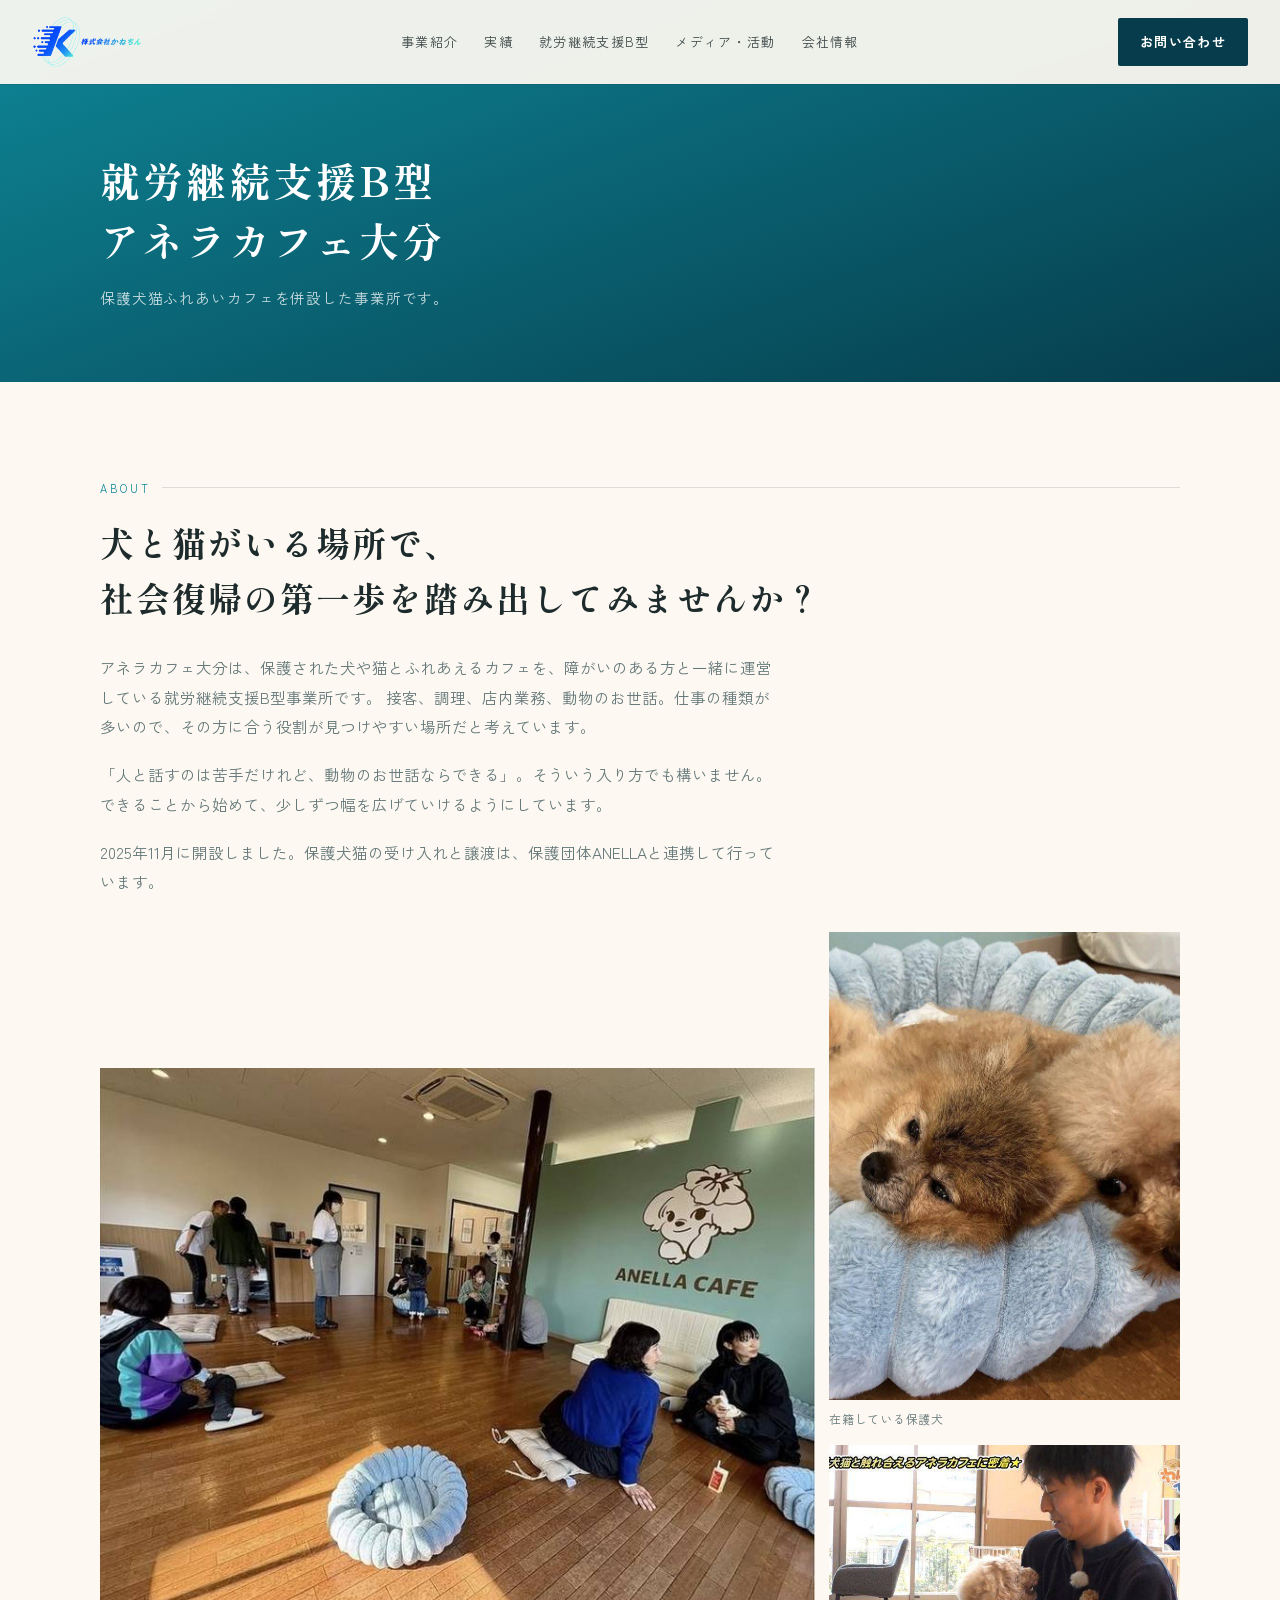
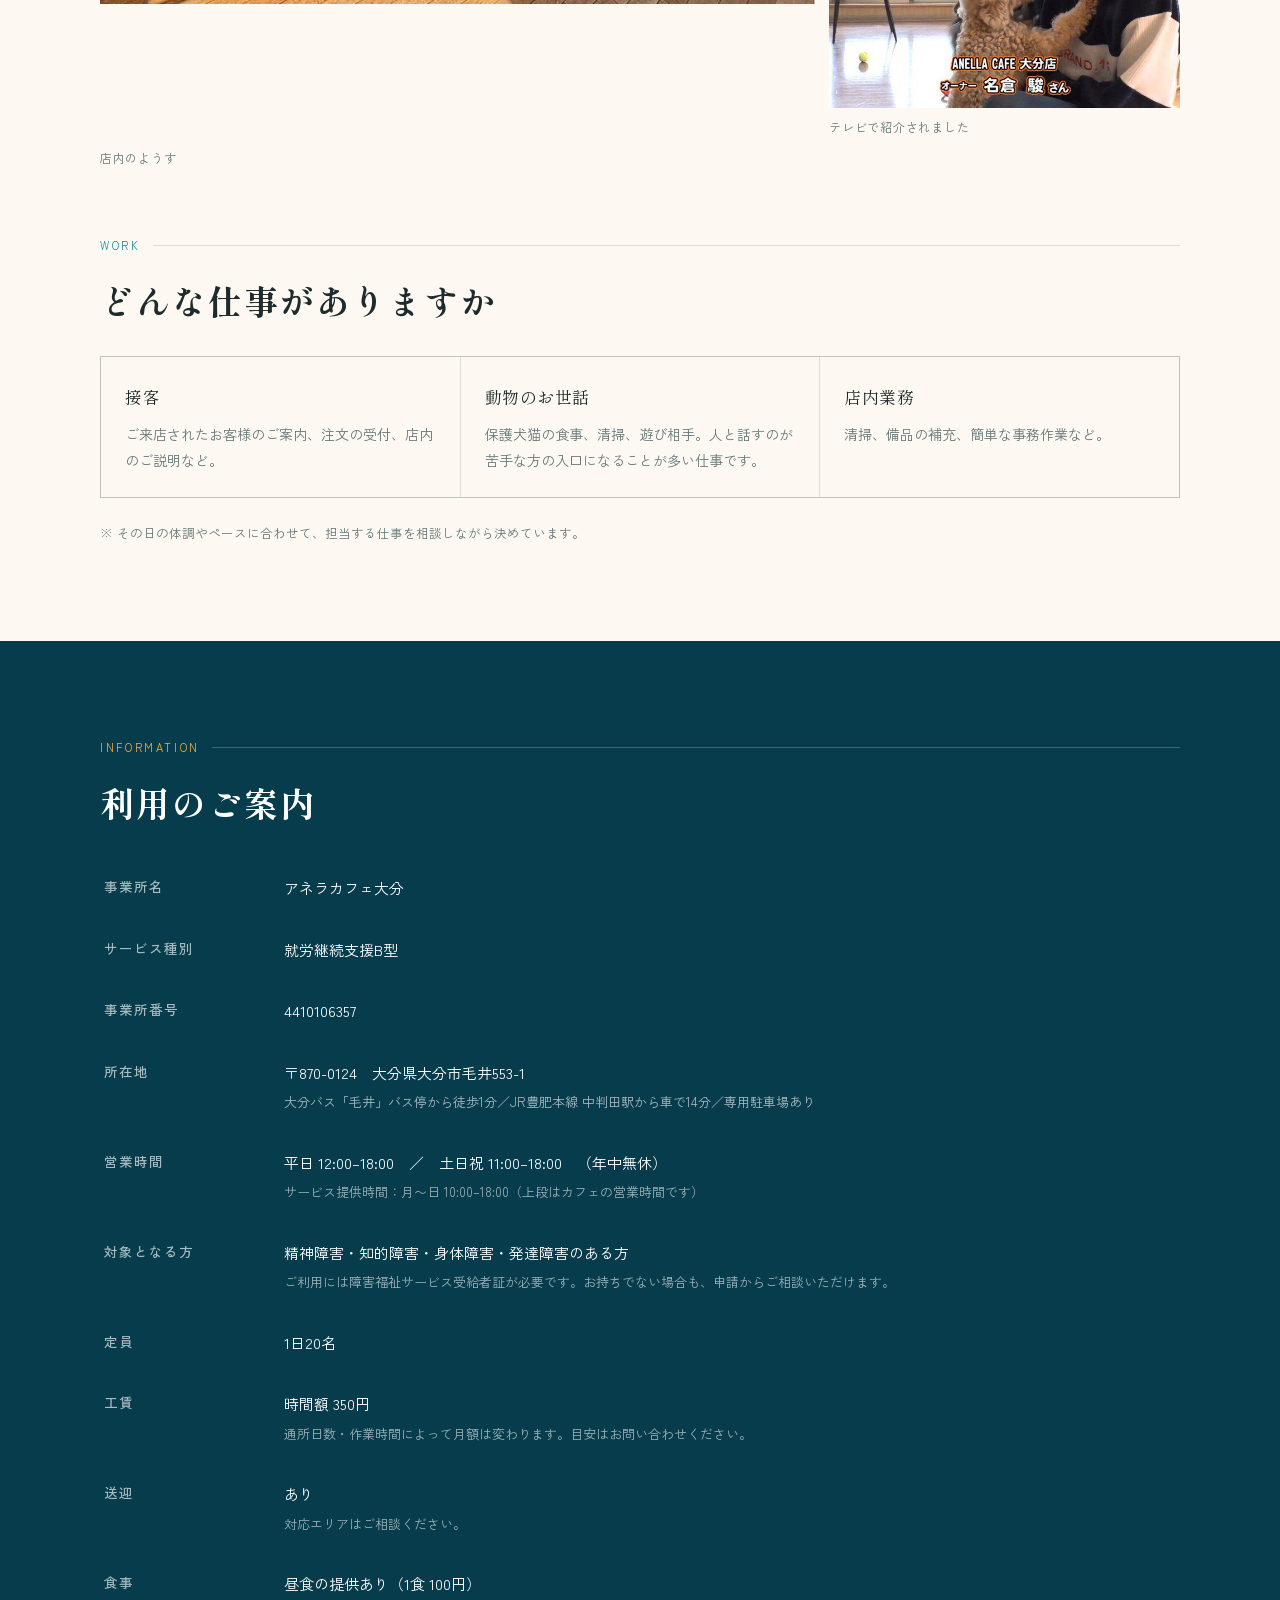
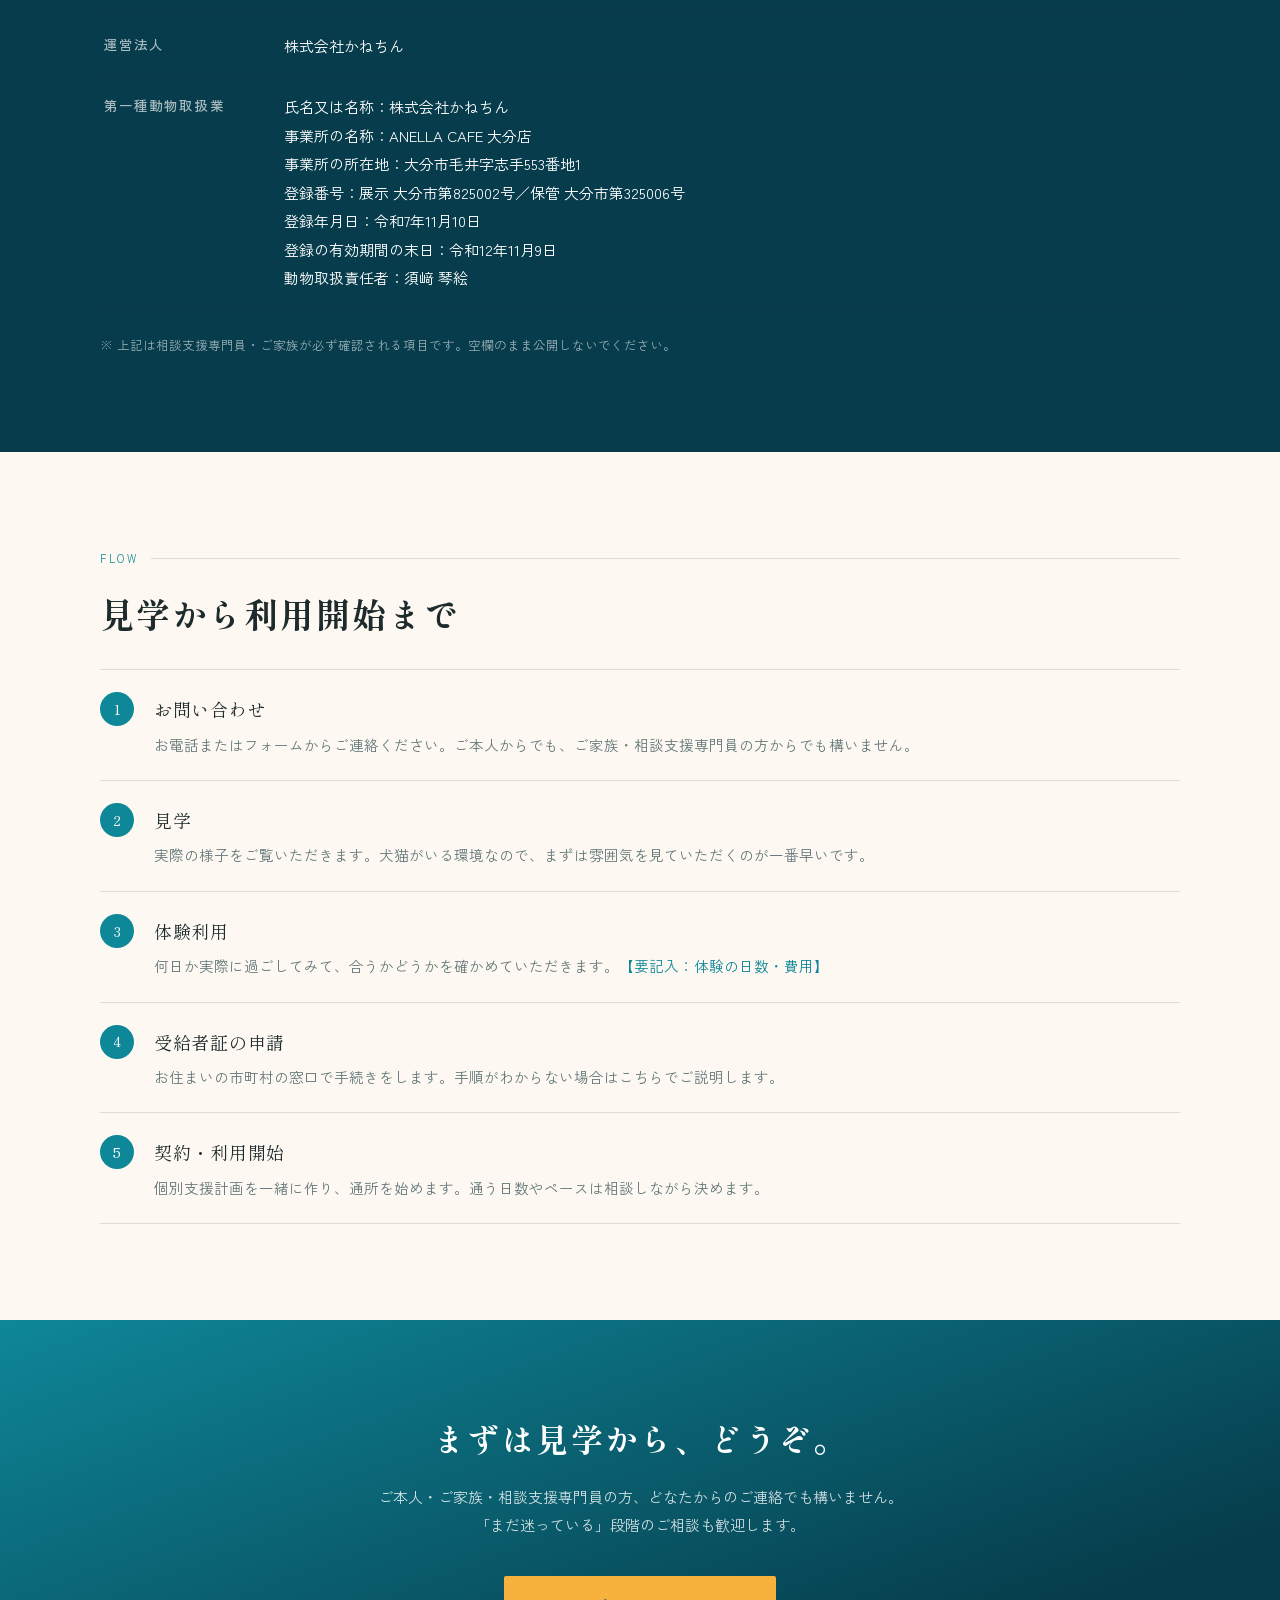
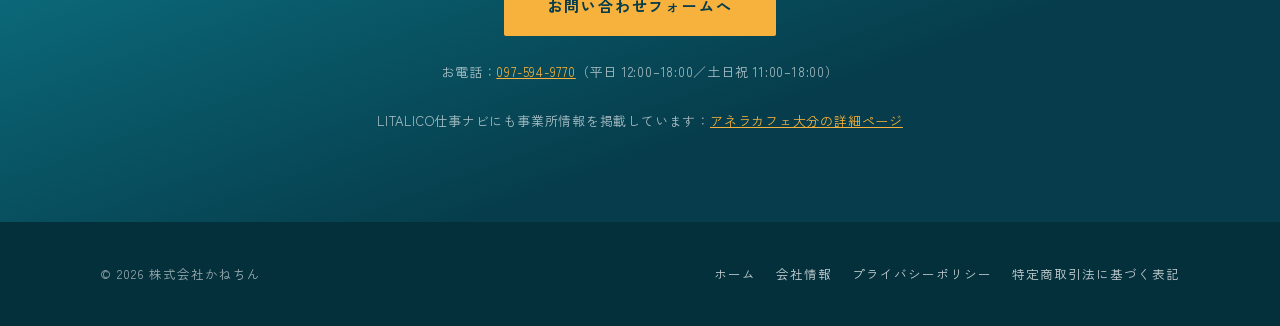
<file: b-gata.html>
<!DOCTYPE html>
<html lang="ja">
<head>
<meta charset="UTF-8">
<meta name="viewport" content="width=device-width, initial-scale=1">
<title>就労継続支援B型 アネラカフェ大分｜株式会社かねちん</title>
<meta name="description" content="アネラカフェ大分は、保護犬猫ふれあいカフェを併設した就労継続支援B型事業所です。接客・調理・動物のお世話など、その方に合った働き方を一緒に見つけます。見学・体験を受け付けています。">

<link rel="icon" href="./favicon.png">
<link rel="preconnect" href="https://fonts.googleapis.com">
<link rel="preconnect" href="https://fonts.gstatic.com" crossorigin>
<link href="https://fonts.googleapis.com/css2?family=Shippori+Mincho+B1:wght@500;700&family=Zen+Kaku+Gothic+New:wght@400;500;700&display=swap" rel="stylesheet">
<link rel="stylesheet" href="./style.css?v=20260826b">

<style>
.phead{background:linear-gradient(160deg,var(--sea),var(--sea-deep));color:#fff;padding:150px 0 70px}
.phead__ttl{font-family:var(--mincho);font-size:clamp(26px,5.6vw,40px);letter-spacing:.08em;line-height:1.5}
.phead__sub{margin-top:14px;color:rgba(255,255,255,.78);font-size:14.5px;letter-spacing:.06em}
.flow{counter-reset:step;display:grid;gap:0;border-top:1px solid var(--line)}
.flow__item{border-bottom:1px solid var(--line);padding:22px 0 22px 54px;position:relative}
.flow__item::before{
  counter-increment:step;content:counter(step);
  position:absolute;left:0;top:22px;width:34px;height:34px;border-radius:50%;
  background:var(--sea);color:#fff;display:flex;align-items:center;justify-content:center;
  font-family:var(--mincho);font-size:15px;
}
.flow__ttl{font-family:var(--mincho);font-size:18px;letter-spacing:.04em;margin-bottom:4px}
.flow__txt{font-size:14.5px;color:var(--gray)}
.work{display:grid;gap:1px;background:var(--line);border:1px solid var(--line)}
.work__cell{background:var(--sand);padding:24px}
.work__ttl{font-family:var(--mincho);font-size:17px;margin-bottom:8px;letter-spacing:.03em}
.work__txt{font-size:14px;color:var(--gray);line-height:1.85}
@media(min-width:720px){.work{grid-template-columns:repeat(2,1fr)}}
@media(min-width:1000px){.work{grid-template-columns:repeat(3,1fr)}}
</style>
</head>
<body>

<header class="hdr hdr--sub" id="hdr">
  <a href="./index.html" class="hdr__logo">
    <img class="lg--light" src="./img/logo-white.png" alt="株式会社かねちん">
    <img class="lg--dark" src="./img/logo.png" alt="株式会社かねちん">
  </a>
  <nav class="hdr__nav">
    <a href="./index.html#business">事業紹介</a>
    <a href="./jisseki.html">実績</a>
    <a href="./b-gata.html">就労継続支援B型</a>
    <a href="./index.html#media">メディア・活動</a>
    <a href="./index.html#company">会社情報</a>
  </nav>
  <button class="hdr__burger" id="burger" aria-label="メニューを開く" aria-expanded="false">
    <span></span><span></span><span></span>
  </button>
  <a class="hdr__cta" href="#contact">お問い合わせ</a>
</header>

<section class="phead">
  <div class="wrap">
    <h1 class="phead__ttl">就労継続支援B型<br>アネラカフェ大分</h1>
    <p class="phead__sub">保護犬猫ふれあいカフェを併設した事業所です。</p>
  </div>
</section>

<!-- ============ 概要 ============ -->
<section class="sec">
  <div class="wrap reveal">
    <p class="eyebrow">ABOUT</p>
    <h2 class="h2">犬と猫がいる場所で、<br>社会復帰の第一歩を踏み出してみませんか？</h2>
    <p class="lead">
      アネラカフェ大分は、保護された犬や猫とふれあえるカフェを、障がいのある方と一緒に運営している就労継続支援B型事業所です。
      接客、調理、店内業務、動物のお世話。仕事の種類が多いので、その方に合う役割が見つけやすい場所だと考えています。
    </p>
    <p class="lead" style="margin-top:1.2em">
      「人と話すのは苦手だけれど、動物のお世話ならできる」。そういう入り方でも構いません。
      できることから始めて、少しずつ幅を広げていけるようにしています。
    </p>
    <p class="lead" style="margin-top:1.2em">
      2025年11月に開設しました。保護犬猫の受け入れと譲渡は、保護団体ANELLAと連携して行っています。
    </p>
    <div class="gallery gallery--wide" style="margin-top:36px">
      <figure>
        <img src="./img/anella-tennai.jpg" alt="アネラカフェ大分の店内" loading="lazy">
        <figcaption>店内のようす</figcaption>
      </figure>
      <figure>
        <img src="./img/biz-anella.jpg" alt="カフェでくつろぐ保護犬" loading="lazy">
        <figcaption>在籍している保護犬</figcaption>
      </figure>
      <figure>
        <img src="./img/media-anella-tv.jpg" alt="テレビで紹介された様子" loading="lazy">
        <figcaption>テレビで紹介されました</figcaption>
      </figure>
    </div>
  </div>
</section>

<!-- ============ 仕事の内容 ============ -->
<section class="sec sec--tight">
  <div class="wrap reveal">
    <p class="eyebrow">WORK</p>
    <h2 class="h2">どんな仕事がありますか</h2>
    <div class="work">
      <div class="work__cell">
        <div class="work__ttl">接客</div>
        <p class="work__txt">ご来店されたお客様のご案内、注文の受付、店内のご説明など。</p>
      </div>
      <div class="work__cell">
        <div class="work__ttl">動物のお世話</div>
        <p class="work__txt">保護犬猫の食事、清掃、遊び相手。人と話すのが苦手な方の入口になることが多い仕事です。</p>
      </div>
      <div class="work__cell">
        <div class="work__ttl">店内業務</div>
        <p class="work__txt">清掃、備品の補充、簡単な事務作業など。</p>
      </div>
    </div>
    <p class="note">
      ※ その日の体調やペースに合わせて、担当する仕事を相談しながら決めています。
    </p>
  </div>
</section>

<!-- ============ 利用のご案内 ============ -->
<section class="sec sec--dark">
  <div class="wrap reveal">
    <p class="eyebrow">INFORMATION</p>
    <h2 class="h2">利用のご案内</h2>
    <table class="table" style="color:#fff">
      <tr><th style="color:rgba(255,255,255,.65)">事業所名</th><td>アネラカフェ大分</td></tr>
      <tr><th style="color:rgba(255,255,255,.65)">サービス種別</th><td>就労継続支援B型</td></tr>
      <tr><th style="color:rgba(255,255,255,.65)">事業所番号</th><td>4410106357</td></tr>
      <tr><th style="color:rgba(255,255,255,.65)">所在地</th><td>〒870-0124　大分県大分市毛井553-1<br><span style="color:rgba(255,255,255,.65);font-size:13px">大分バス「毛井」バス停から徒歩1分／JR豊肥本線 中判田駅から車で14分／専用駐車場あり</span></td></tr>
      <tr><th style="color:rgba(255,255,255,.65)">営業時間</th><td>平日 12:00–18:00　／　土日祝 11:00–18:00　（年中無休）<br><span style="color:rgba(255,255,255,.6);font-size:13px">サービス提供時間：月〜日 10:00–18:00（上段はカフェの営業時間です）</span></td></tr>
      <tr><th style="color:rgba(255,255,255,.65)">対象となる方</th><td>精神障害・知的障害・身体障害・発達障害のある方<br><span style="color:rgba(255,255,255,.6);font-size:13px">ご利用には障害福祉サービス受給者証が必要です。お持ちでない場合も、申請からご相談いただけます。</span></td></tr>
      <tr><th style="color:rgba(255,255,255,.65)">定員</th><td>1日20名</td></tr>
      <tr><th style="color:rgba(255,255,255,.65)">工賃</th><td>時間額 350円<br><span style="color:rgba(255,255,255,.6);font-size:13px">通所日数・作業時間によって月額は変わります。目安はお問い合わせください。</span></td></tr>
      <tr><th style="color:rgba(255,255,255,.65)">送迎</th><td>あり<br><span style="color:rgba(255,255,255,.6);font-size:13px">対応エリアはご相談ください。</span></td></tr>
      <tr><th style="color:rgba(255,255,255,.65)">食事</th><td>昼食の提供あり（1食 100円）</td></tr>
      <tr><th style="color:rgba(255,255,255,.65)">運営法人</th><td>株式会社かねちん</td></tr>
      <tr><th style="color:rgba(255,255,255,.65)">第一種動物取扱業</th><td>氏名又は名称：株式会社かねちん<br>事業所の名称：ANELLA CAFE 大分店<br>事業所の所在地：大分市毛井字志手553番地1<br>登録番号：展示 大分市第825002号／保管 大分市第325006号<br>登録年月日：令和7年11月10日<br>登録の有効期間の末日：令和12年11月9日<br>動物取扱責任者：須﨑 琴絵</td></tr>
    </table>
    <p class="note">※ 上記は相談支援専門員・ご家族が必ず確認される項目です。空欄のまま公開しないでください。</p>
  </div>
</section>

<!-- ============ 見学から利用開始まで ============ -->
<section class="sec">
  <div class="wrap reveal">
    <p class="eyebrow">FLOW</p>
    <h2 class="h2">見学から利用開始まで</h2>
    <div class="flow">
      <div class="flow__item">
        <div class="flow__ttl">お問い合わせ</div>
        <p class="flow__txt">お電話またはフォームからご連絡ください。ご本人からでも、ご家族・相談支援専門員の方からでも構いません。</p>
      </div>
      <div class="flow__item">
        <div class="flow__ttl">見学</div>
        <p class="flow__txt">実際の様子をご覧いただきます。犬猫がいる環境なので、まずは雰囲気を見ていただくのが一番早いです。</p>
      </div>
      <div class="flow__item">
        <div class="flow__ttl">体験利用</div>
        <p class="flow__txt">何日か実際に過ごしてみて、合うかどうかを確かめていただきます。<span style="color:var(--sea)">【要記入：体験の日数・費用】</span></p>
      </div>
      <div class="flow__item">
        <div class="flow__ttl">受給者証の申請</div>
        <p class="flow__txt">お住まいの市町村の窓口で手続きをします。手順がわからない場合はこちらでご説明します。</p>
      </div>
      <div class="flow__item">
        <div class="flow__ttl">契約・利用開始</div>
        <p class="flow__txt">個別支援計画を一緒に作り、通所を始めます。通う日数やペースは相談しながら決めます。</p>
      </div>
    </div>
  </div>
</section>

<!-- ============ お問い合わせ ============ -->
<section class="cta" id="contact">
  <div class="wrap">
    <h2 class="cta__title">まずは見学から、どうぞ。</h2>
    <p class="cta__text">
      ご本人・ご家族・相談支援専門員の方、どなたからのご連絡でも構いません。<br>「まだ迷っている」段階のご相談も歓迎します。
    </p>
    <a class="btn" href="./index.html#contact">お問い合わせフォームへ</a>
    <p class="cta__sub">お電話：<a href="tel:0975949770">097-594-9770</a>（平日 12:00–18:00／土日祝 11:00–18:00）</p>
    <p class="cta__sub">LITALICO仕事ナビにも事業所情報を掲載しています：<a href="https://snabi.jp/facility/33809" target="_blank" rel="noopener">アネラカフェ大分の詳細ページ</a></p>
  </div>
</section>

<footer class="ftr">
  <div class="wrap ftr__inner">
    <div>
      <!-- ロゴ画像：<img class="ftr__logo" src="./logo-white.svg" alt="株式会社かねちん"> -->
      © <span id="yr"></span> 株式会社かねちん
    </div>
    <div class="ftr__links">
      <a href="./index.html">ホーム</a>
      <a href="./index.html#company">会社情報</a>
      <a href="./privacy.html">プライバシーポリシー</a>
      <a href="./tokushoho.html">特定商取引法に基づく表記</a>
    </div>
  </div>
</footer>

<script>
document.getElementById('yr').textContent = new Date().getFullYear();
const hdr = document.getElementById('hdr');
// モバイルメニュー
const burger = document.getElementById('burger');
if (burger) {
  const toggle = (open) => {
    hdr.classList.toggle('is-open', open);
    burger.setAttribute('aria-expanded', open ? 'true' : 'false');
    document.body.style.overflow = open ? 'hidden' : '';
  };
  burger.addEventListener('click', () => toggle(!hdr.classList.contains('is-open')));
  hdr.querySelectorAll('.hdr__nav a').forEach(a => a.addEventListener('click', () => toggle(false)));
  document.addEventListener('keydown', e => { if (e.key === 'Escape') toggle(false); });
}

const io = new IntersectionObserver((es) => {
  es.forEach(e => { if (e.isIntersecting) { e.target.classList.add('is-in'); io.unobserve(e.target); } });
}, {threshold:.12});
document.querySelectorAll('.reveal').forEach(el => io.observe(el));
</script>
</body>
</html>
</file>
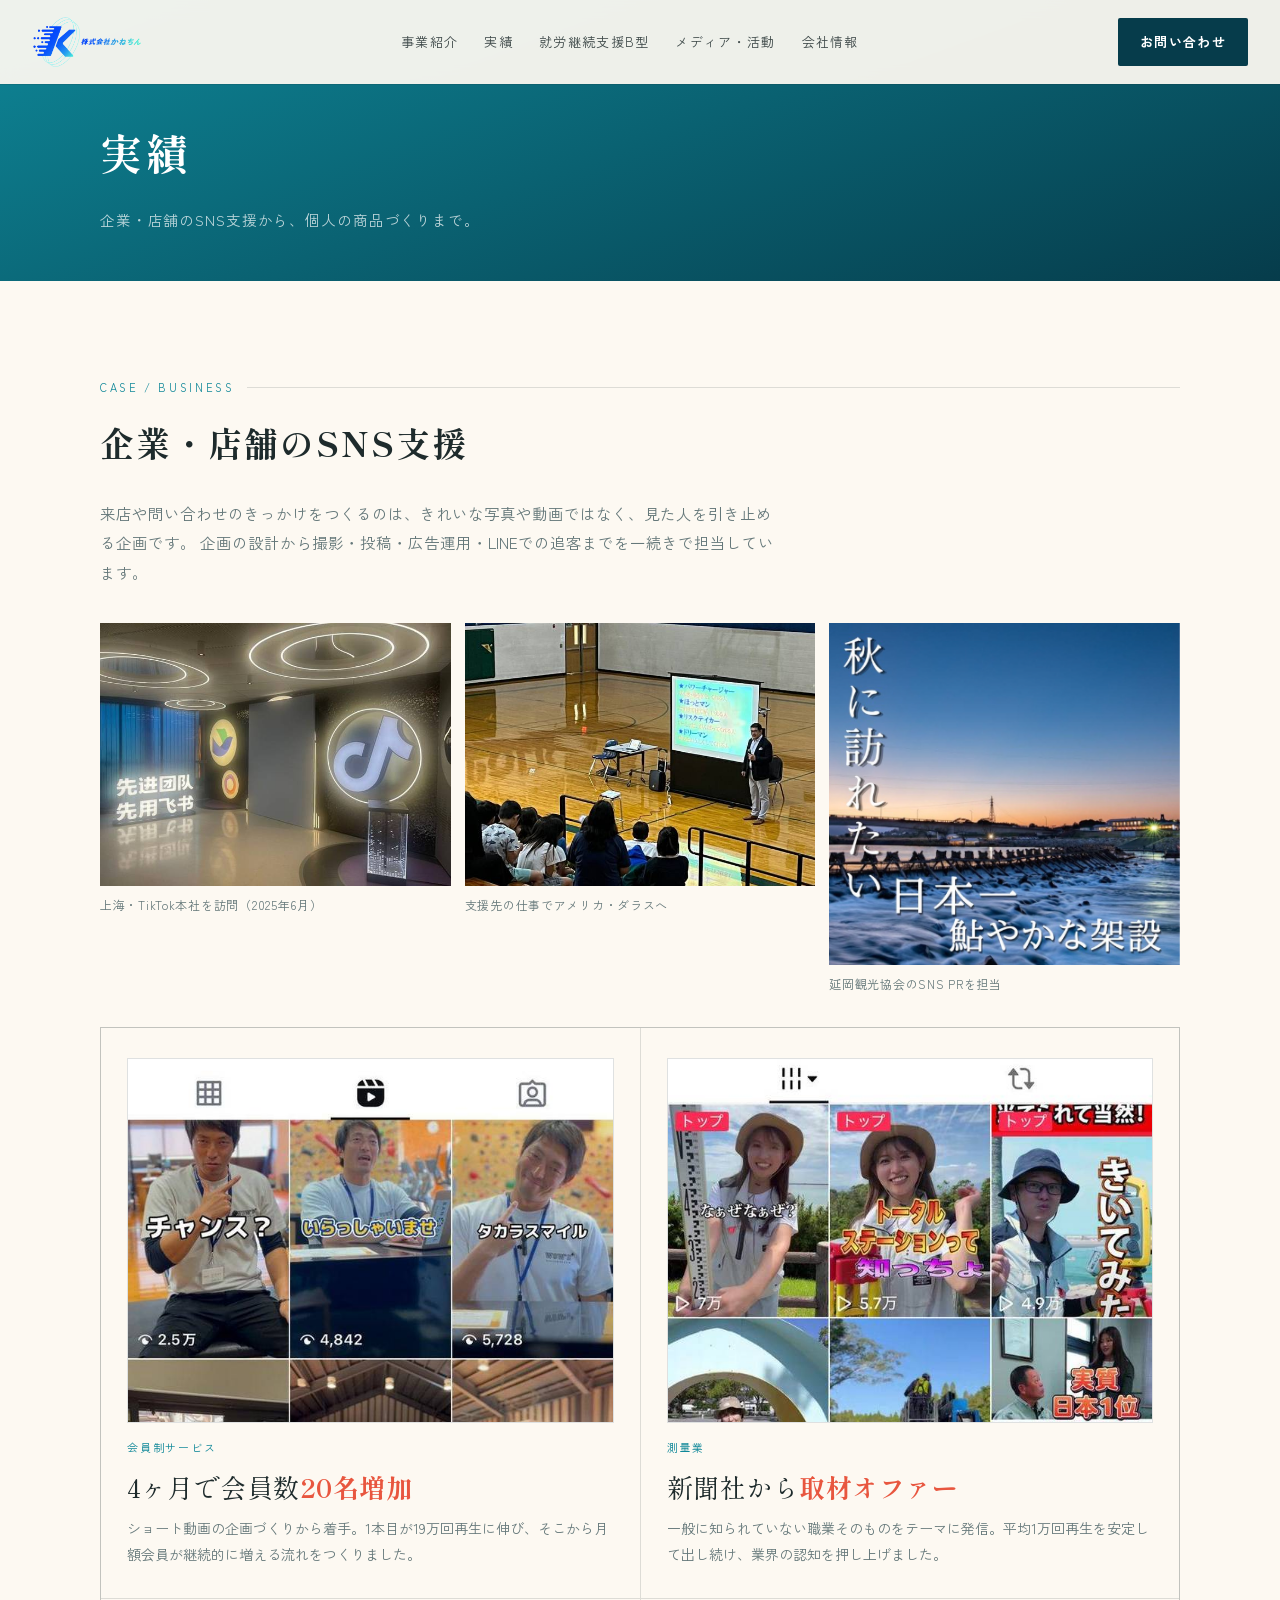
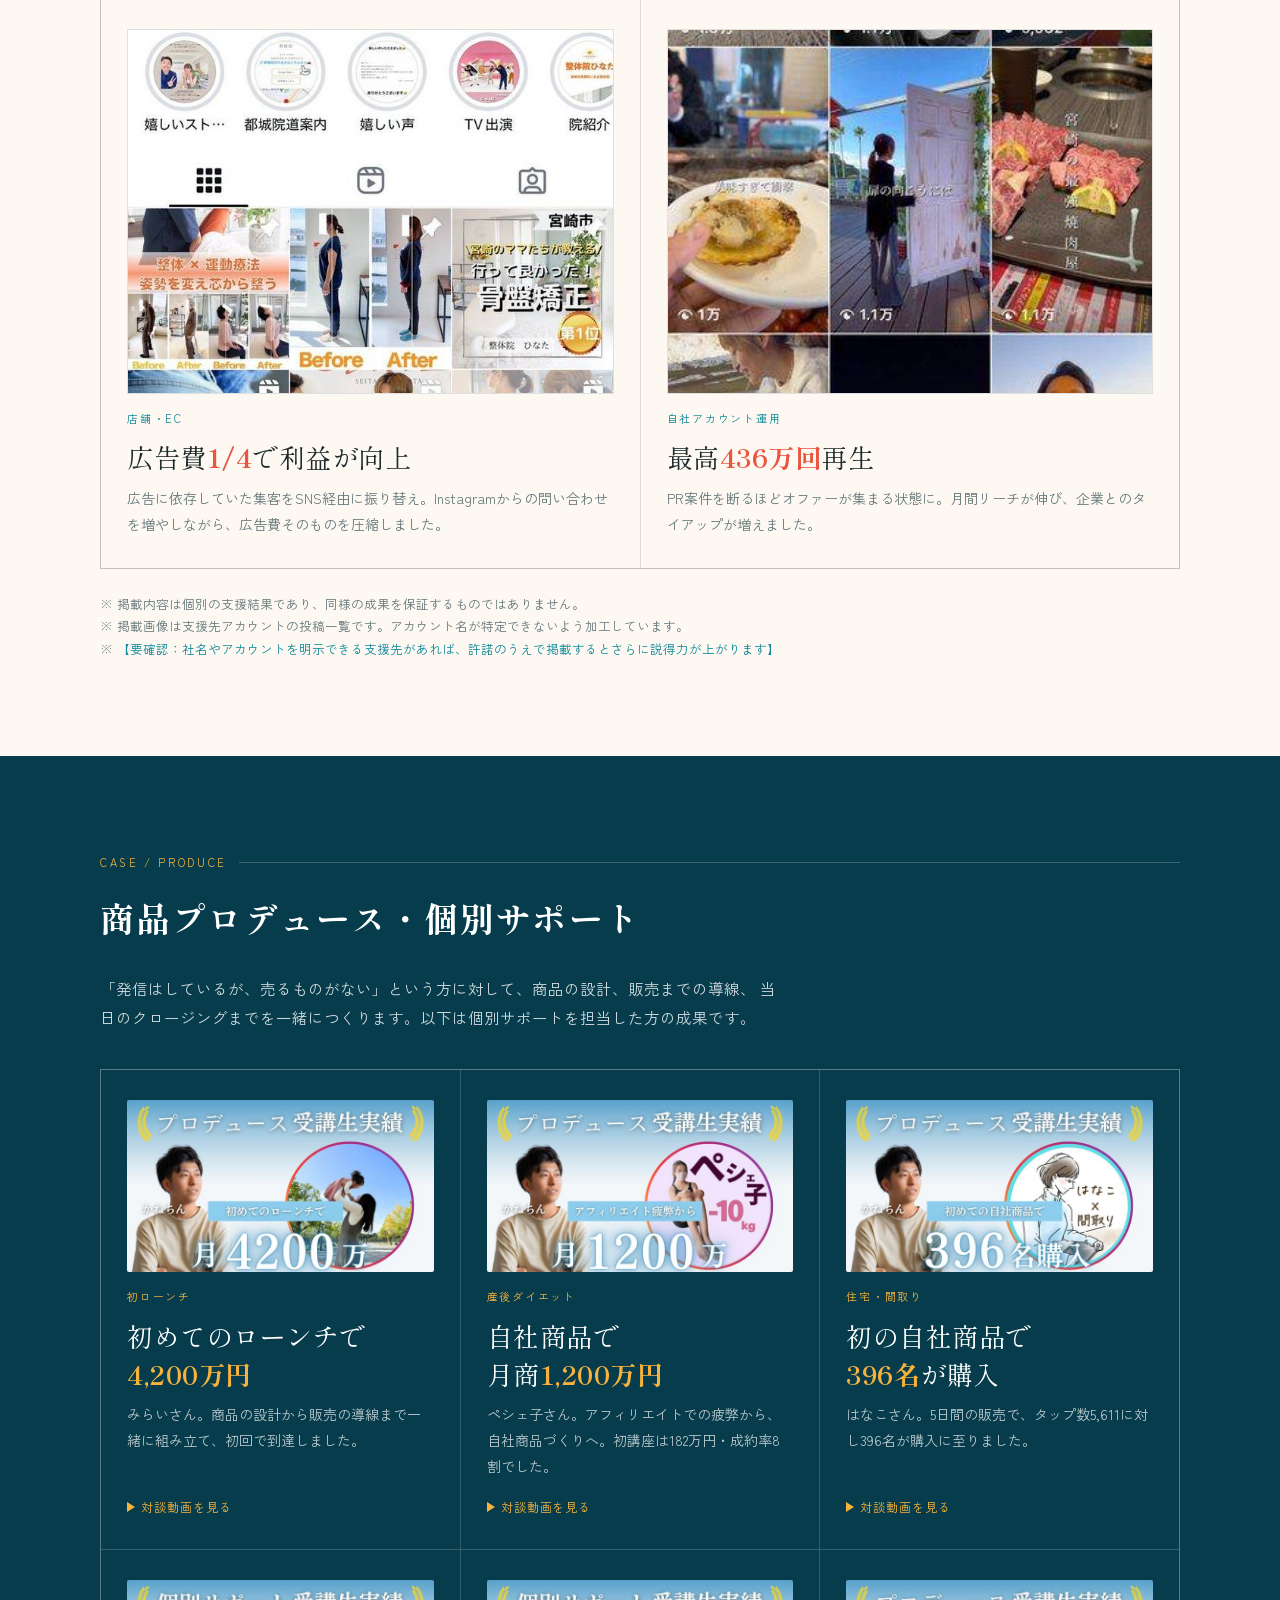
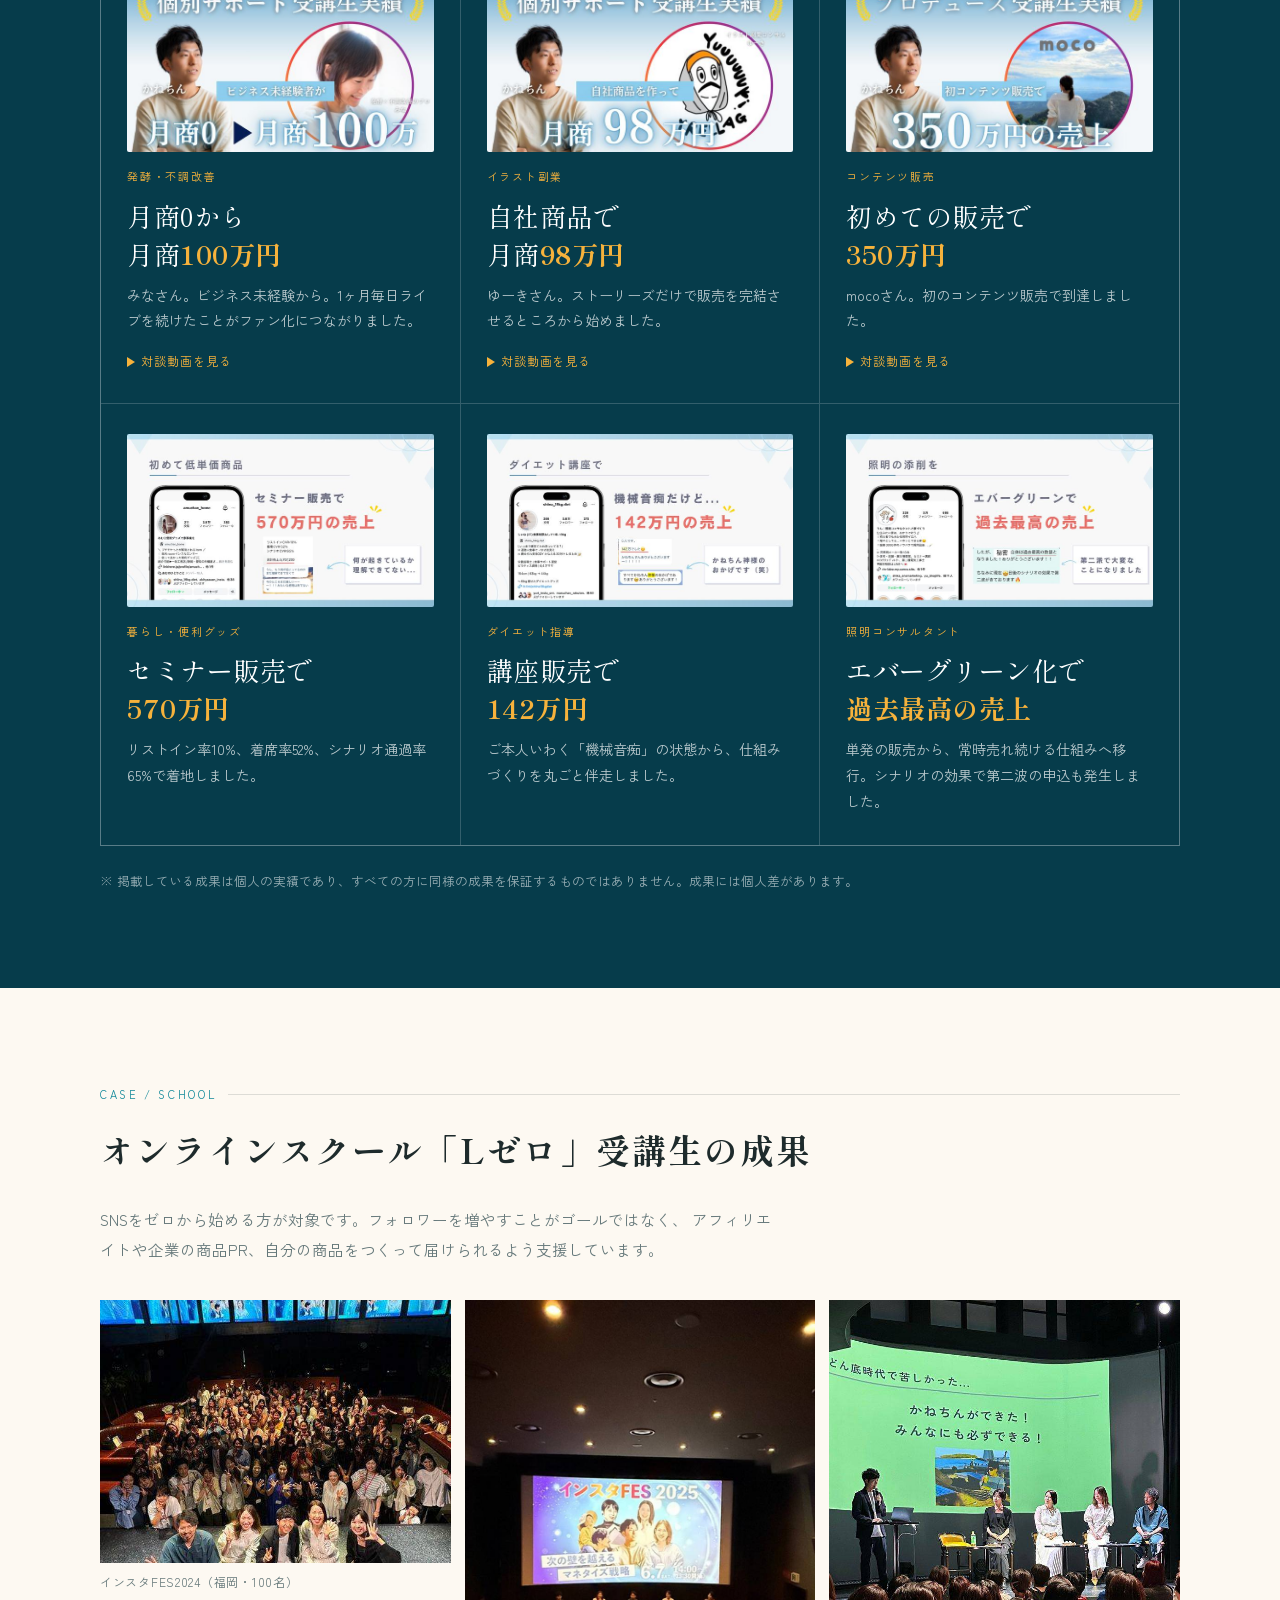
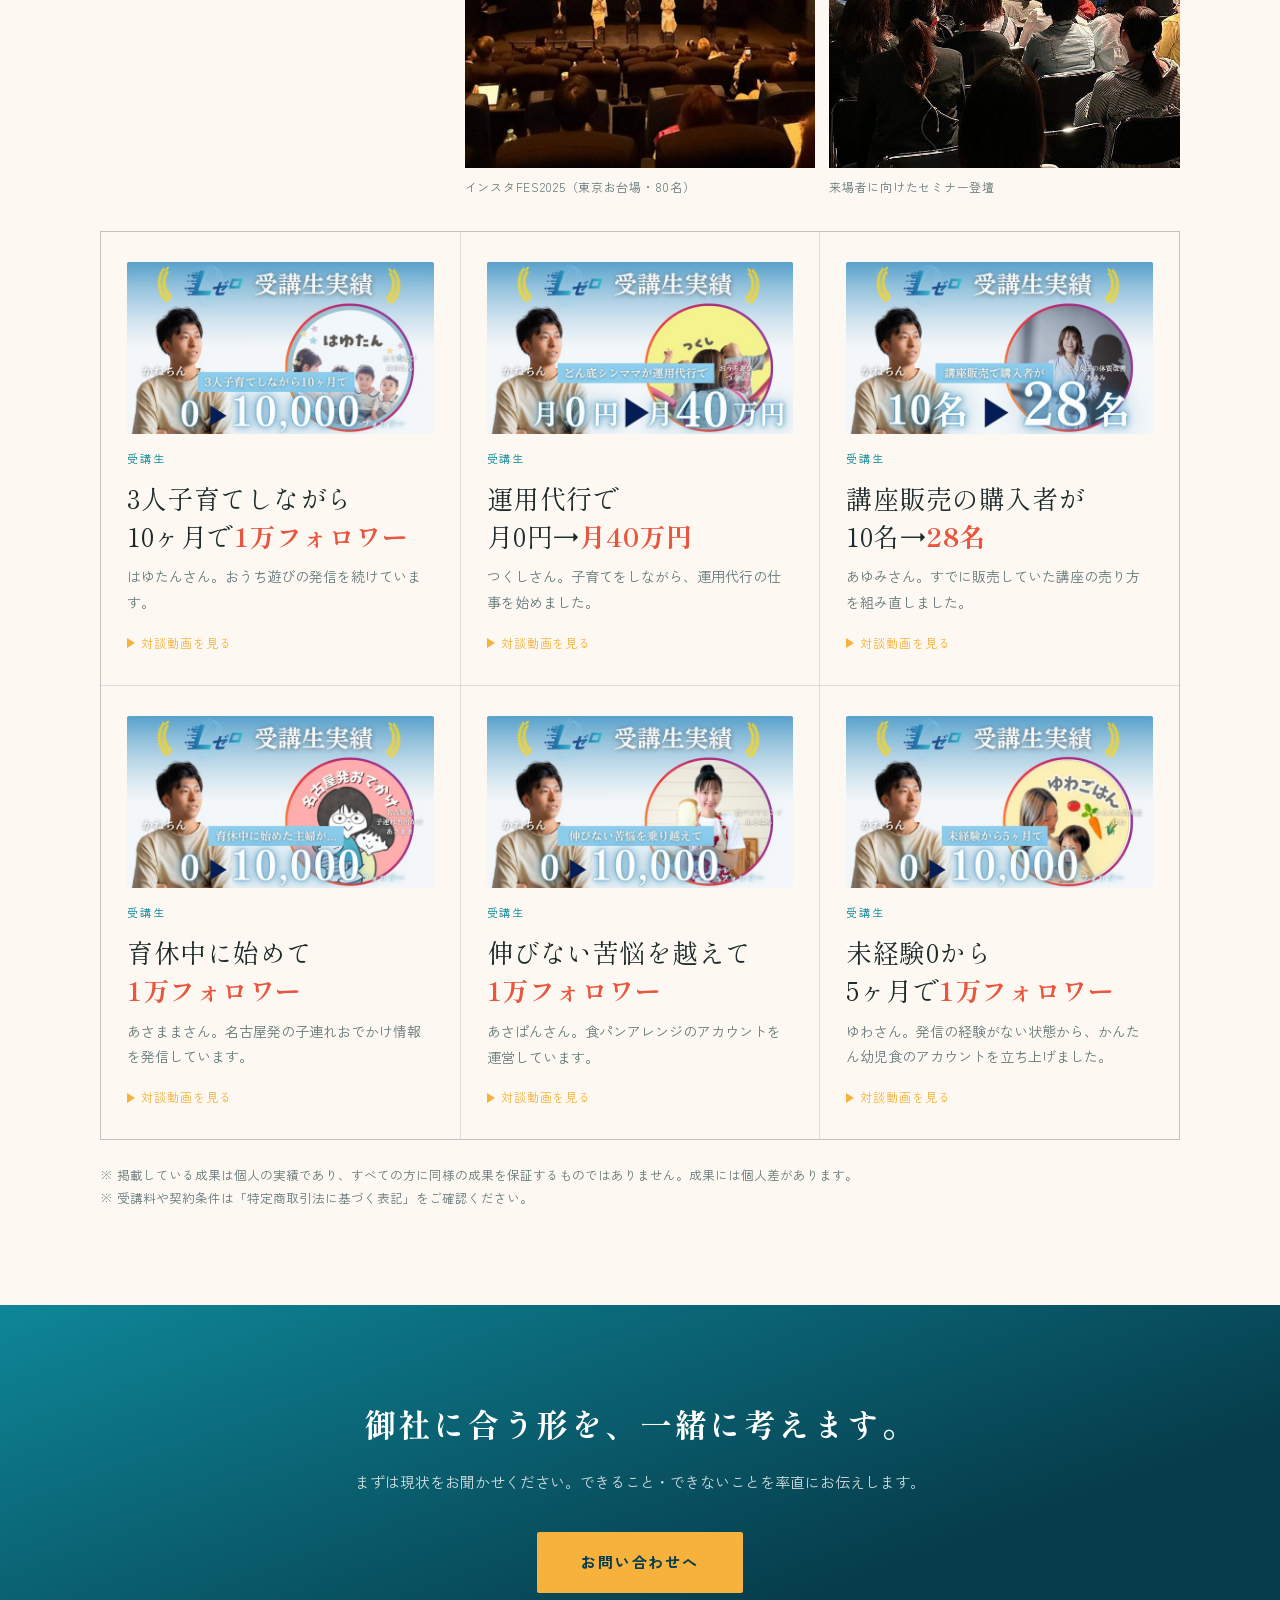
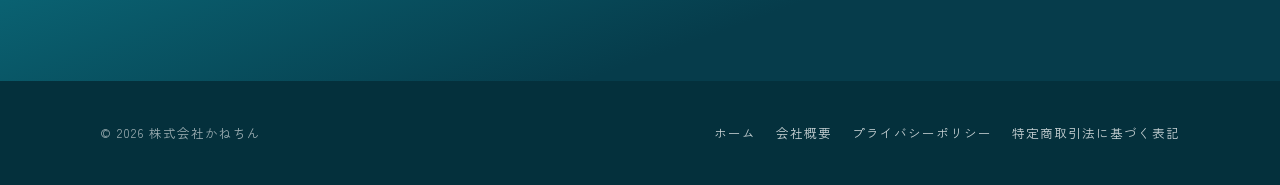
<file: jisseki.html>
<!DOCTYPE html>
<html lang="ja">
<head>
<meta charset="UTF-8">
<meta name="viewport" content="width=device-width, initial-scale=1">
<title>実績｜株式会社かねちん</title>
<meta name="description" content="株式会社かねちんのSNS支援実績。企業・店舗の集客支援事例、商品プロデュース実績、オンラインスクール受講生の成果をご紹介します。">

<link rel="icon" href="./favicon.png">

<link rel="preconnect" href="https://fonts.googleapis.com">
<link rel="preconnect" href="https://fonts.gstatic.com" crossorigin>
<link href="https://fonts.googleapis.com/css2?family=Shippori+Mincho+B1:wght@500;700&family=Zen+Kaku+Gothic+New:wght@400;500;700&display=swap" rel="stylesheet">
<link rel="stylesheet" href="./style.css?v=20260826b">

<style>
.phead{background:linear-gradient(160deg,var(--sea),var(--sea-deep));color:#fff;padding:112px 0 48px}
.phead__ttl{font-family:var(--mincho);font-size:clamp(28px,6vw,42px);letter-spacing:.1em}
.phead__sub{margin-top:14px;color:rgba(255,255,255,.72);font-size:14.5px;letter-spacing:.06em}
</style>
</head>
<body>

<header class="hdr hdr--sub" id="hdr">
  <a href="./index.html" class="hdr__logo">
    <img class="lg--light" src="./img/logo-white.png" alt="株式会社かねちん">
    <img class="lg--dark" src="./img/logo.png" alt="株式会社かねちん">
  </a>
  <nav class="hdr__nav">
    <a href="./index.html#business">事業紹介</a>
    <a href="./jisseki.html">実績</a>
    <a href="./b-gata.html">就労継続支援B型</a>
    <a href="./index.html#media">メディア・活動</a>
    <a href="./index.html#company">会社情報</a>
  </nav>
  <button class="hdr__burger" id="burger" aria-label="メニューを開く" aria-expanded="false">
    <span></span><span></span><span></span>
  </button>
  <a class="hdr__cta" href="./index.html#contact">お問い合わせ</a>
</header>

<section class="phead">
  <div class="wrap">
    <h1 class="phead__ttl">実績</h1>
    <p class="phead__sub">企業・店舗のSNS支援から、個人の商品づくりまで。</p>
  </div>
</section>

<!-- ============ 企業・店舗の支援事例 ============ -->
<section class="sec" id="company-cases">
  <div class="wrap reveal">
    <p class="eyebrow">CASE / BUSINESS</p>
    <h2 class="h2">企業・店舗のSNS支援</h2>
    <p class="lead" style="margin-bottom:36px">
      来店や問い合わせのきっかけをつくるのは、きれいな写真や動画ではなく、見た人を引き止める企画です。
      企画の設計から撮影・投稿・広告運用・LINEでの追客までを一続きで担当しています。
    </p>

    <div class="gallery" style="margin-bottom:32px">
      <figure>
        <img src="./img/world-shanghai.jpg" alt="上海のTikTok本社" loading="lazy">
        <figcaption>上海・TikTok本社を訪問（2025年6月）</figcaption>
      </figure>
      <figure>
        <img src="./img/world-dallas.jpg" alt="アメリカ・ダラスでの登壇" loading="lazy">
        <figcaption>支援先の仕事でアメリカ・ダラスへ</figcaption>
      </figure>
      <figure>
        <img src="./img/kanko-nobeoka.jpg" alt="延岡観光協会向けの投稿クリエイティブ" loading="lazy">
        <figcaption>延岡観光協会のSNS PRを担当</figcaption>
      </figure>
    </div>

    <div class="cases">
      <div class="case">
        <img class="case__shot" src="./img/case-gym.jpg" alt="支援先アカウントの投稿一覧" loading="lazy">
        <div class="case__field">会員制サービス</div>
        <div class="case__result">4ヶ月で会員数<b>20名増加</b></div>
        <p class="case__desc">
          ショート動画の企画づくりから着手。1本目が19万回再生に伸び、そこから月額会員が継続的に増える流れをつくりました。
        </p>
      </div>

      <div class="case">
        <img class="case__shot" src="./img/case-sokuryo.jpg" alt="測量業アカウントの投稿一覧" loading="lazy">
        <div class="case__field">測量業</div>
        <div class="case__result">新聞社から<b>取材オファー</b></div>
        <p class="case__desc">
          一般に知られていない職業そのものをテーマに発信。平均1万回再生を安定して出し続け、業界の認知を押し上げました。
        </p>
      </div>

      <div class="case">
        <img class="case__shot" src="./img/case-shop.jpg" alt="店舗アカウントの投稿一覧" loading="lazy">
        <div class="case__field">店舗・EC</div>
        <div class="case__result">広告費<b>1/4</b>で利益が向上</div>
        <p class="case__desc">
          広告に依存していた集客をSNS経由に振り替え。Instagramからの問い合わせを増やしながら、広告費そのものを圧縮しました。
        </p>
      </div>

      <div class="case">
        <img class="case__shot" src="./img/case-reach.jpg" alt="自社アカウントの投稿一覧" loading="lazy">
        <div class="case__field">自社アカウント運用</div>
        <div class="case__result">最高<b>436万回</b>再生</div>
        <p class="case__desc">
          PR案件を断るほどオファーが集まる状態に。月間リーチが伸び、企業とのタイアップが増えました。
        </p>
      </div>
    </div>

    <p class="note">
      ※ 掲載内容は個別の支援結果であり、同様の成果を保証するものではありません。<br>
      ※ 掲載画像は支援先アカウントの投稿一覧です。アカウント名が特定できないよう加工しています。<br>
      ※ <span style="color:var(--sea)">【要確認：社名やアカウントを明示できる支援先があれば、許諾のうえで掲載するとさらに説得力が上がります】</span>
    </p>
  </div>
</section>

<!-- ============ 商品プロデュース ============ -->
<section class="sec sec--dark" id="produce">
  <div class="wrap reveal">
    <p class="eyebrow">CASE / PRODUCE</p>
    <h2 class="h2">商品プロデュース・個別サポート</h2>
    <p class="lead" style="margin-bottom:36px">
      「発信はしているが、売るものがない」という方に対して、商品の設計、販売までの導線、
      当日のクロージングまでを一緒につくります。以下は個別サポートを担当した方の成果です。
    </p>

    <div class="cases cases--3">
      <a class="case" href="https://www.youtube.com/watch?v=jTZ2Motugfk" target="_blank" rel="noopener">
        <img class="case__thumb" src="./img/thumb-mirai.jpg" alt="" loading="lazy">
        <div class="case__field">初ローンチ</div>
        <div class="case__result">初めてのローンチで<br><b>4,200万円</b></div>
        <p class="case__desc">みらいさん。商品の設計から販売の導線まで一緒に組み立て、初回で到達しました。</p>
        <span class="case__play">対談動画を見る</span>
      </a>
      <a class="case" href="https://www.youtube.com/watch?v=qic8GViWWtM" target="_blank" rel="noopener">
        <img class="case__thumb" src="./img/thumb-peshe.jpg" alt="" loading="lazy">
        <div class="case__field">産後ダイエット</div>
        <div class="case__result">自社商品で<br>月商<b>1,200万円</b></div>
        <p class="case__desc">ペシェ子さん。アフィリエイトでの疲弊から、自社商品づくりへ。初講座は182万円・成約率8割でした。</p>
        <span class="case__play">対談動画を見る</span>
      </a>
      <a class="case" href="https://www.youtube.com/watch?v=1ZzjBxXg3gY" target="_blank" rel="noopener">
        <img class="case__thumb" src="./img/thumb-hanako.jpg" alt="" loading="lazy">
        <div class="case__field">住宅・間取り</div>
        <div class="case__result">初の自社商品で<br><b>396名</b>が購入</div>
        <p class="case__desc">はなこさん。5日間の販売で、タップ数5,611に対し396名が購入に至りました。</p>
        <span class="case__play">対談動画を見る</span>
      </a>
      <a class="case" href="https://www.youtube.com/watch?v=KATOu5LKJd4" target="_blank" rel="noopener">
        <img class="case__thumb" src="./img/thumb-mina.jpg" alt="" loading="lazy">
        <div class="case__field">発酵・不調改善</div>
        <div class="case__result">月商0から<br>月商<b>100万円</b></div>
        <p class="case__desc">みなさん。ビジネス未経験から。1ヶ月毎日ライブを続けたことがファン化につながりました。</p>
        <span class="case__play">対談動画を見る</span>
      </a>
      <a class="case" href="https://www.youtube.com/watch?v=VKs8YUScezk" target="_blank" rel="noopener">
        <img class="case__thumb" src="./img/thumb-yuki.jpg" alt="" loading="lazy">
        <div class="case__field">イラスト副業</div>
        <div class="case__result">自社商品で<br>月商<b>98万円</b></div>
        <p class="case__desc">ゆーきさん。ストーリーズだけで販売を完結させるところから始めました。</p>
        <span class="case__play">対談動画を見る</span>
      </a>
      <a class="case" href="https://www.youtube.com/watch?v=BUPIJjEfWro" target="_blank" rel="noopener">
        <img class="case__thumb" src="./img/thumb-moco.jpg" alt="" loading="lazy">
        <div class="case__field">コンテンツ販売</div>
        <div class="case__result">初めての販売で<br><b>350万円</b></div>
        <p class="case__desc">mocoさん。初のコンテンツ販売で到達しました。</p>
        <span class="case__play">対談動画を見る</span>
      </a>
      <div class="case">
        <img class="case__thumb" src="./img/thumb-amu.jpg" alt="" loading="lazy">
        <div class="case__field">暮らし・便利グッズ</div>
        <div class="case__result">セミナー販売で<br><b>570万円</b></div>
        <p class="case__desc">リストイン率10%、着席率52%、シナリオ通過率65%で着地しました。</p>
      </div>
      <div class="case">
        <img class="case__thumb" src="./img/thumb-shiina.jpg" alt="" loading="lazy">
        <div class="case__field">ダイエット指導</div>
        <div class="case__result">講座販売で<br><b>142万円</b></div>
        <p class="case__desc">ご本人いわく「機械音痴」の状態から、仕組みづくりを丸ごと伴走しました。</p>
      </div>
      <div class="case">
        <img class="case__thumb" src="./img/thumb-rin.jpg" alt="" loading="lazy">
        <div class="case__field">照明コンサルタント</div>
        <div class="case__result">エバーグリーン化で<br><b>過去最高の売上</b></div>
        <p class="case__desc">単発の販売から、常時売れ続ける仕組みへ移行。シナリオの効果で第二波の申込も発生しました。</p>
      </div>
    </div>

    <p class="note">
      ※ 掲載している成果は個人の実績であり、すべての方に同様の成果を保証するものではありません。成果には個人差があります。
    </p>
  </div>
</section>

<!-- ============ スクール ============ -->
<section class="sec" id="school">
  <div class="wrap reveal">
    <p class="eyebrow">CASE / SCHOOL</p>
    <h2 class="h2">オンラインスクール「Lゼロ」受講生の成果</h2>
    <p class="lead" style="margin-bottom:36px">
      SNSをゼロから始める方が対象です。フォロワーを増やすことがゴールではなく、
      アフィリエイトや企業の商品PR、自分の商品をつくって届けられるよう支援しています。
    </p>

    <div class="gallery" style="margin-bottom:32px">
      <figure>
        <img src="./img/media-fes.jpg" alt="インスタFESに集まった受講生" loading="lazy">
        <figcaption>インスタFES2024（福岡・100名）</figcaption>
      </figure>
      <figure>
        <img src="./img/biz-lzero.jpg" alt="インスタFES2025の会場" loading="lazy">
        <figcaption>インスタFES2025（東京お台場・80名）</figcaption>
      </figure>
      <figure>
        <img src="./img/biz-sns.jpg" alt="セミナーでの登壇風景" loading="lazy">
        <figcaption>来場者に向けたセミナー登壇</figcaption>
      </figure>
    </div>

    <div class="cases cases--3">
      <a class="case" href="https://www.youtube.com/watch?v=cRtglVnv_ZA" target="_blank" rel="noopener">
        <img class="case__thumb" src="./img/thumb-hayutan.jpg" alt="" loading="lazy">
        <div class="case__field">受講生</div>
        <div class="case__result">3人子育てしながら<br>10ヶ月で<b>1万フォロワー</b></div>
        <p class="case__desc">はゆたんさん。おうち遊びの発信を続けています。</p>
        <span class="case__play">対談動画を見る</span>
      </a>
      <a class="case" href="https://www.youtube.com/watch?v=uTdy3VQOUQE" target="_blank" rel="noopener">
        <img class="case__thumb" src="./img/thumb-tsukushi.jpg" alt="" loading="lazy">
        <div class="case__field">受講生</div>
        <div class="case__result">運用代行で<br>月0円→<b>月40万円</b></div>
        <p class="case__desc">つくしさん。子育てをしながら、運用代行の仕事を始めました。</p>
        <span class="case__play">対談動画を見る</span>
      </a>
      <a class="case" href="https://www.youtube.com/watch?v=857ggfnFsGo" target="_blank" rel="noopener">
        <img class="case__thumb" src="./img/thumb-ayumi.jpg" alt="" loading="lazy">
        <div class="case__field">受講生</div>
        <div class="case__result">講座販売の購入者が<br>10名→<b>28名</b></div>
        <p class="case__desc">あゆみさん。すでに販売していた講座の売り方を組み直しました。</p>
        <span class="case__play">対談動画を見る</span>
      </a>
      <a class="case" href="https://www.youtube.com/watch?v=k1gGPh_x3kk" target="_blank" rel="noopener">
        <img class="case__thumb" src="./img/thumb-asamama.jpg" alt="" loading="lazy">
        <div class="case__field">受講生</div>
        <div class="case__result">育休中に始めて<br><b>1万フォロワー</b></div>
        <p class="case__desc">あさままさん。名古屋発の子連れおでかけ情報を発信しています。</p>
        <span class="case__play">対談動画を見る</span>
      </a>
      <a class="case" href="https://www.youtube.com/watch?v=xW6sRscO9kI" target="_blank" rel="noopener">
        <img class="case__thumb" src="./img/thumb-asapan.jpg" alt="" loading="lazy">
        <div class="case__field">受講生</div>
        <div class="case__result">伸びない苦悩を越えて<br><b>1万フォロワー</b></div>
        <p class="case__desc">あさぱんさん。食パンアレンジのアカウントを運営しています。</p>
        <span class="case__play">対談動画を見る</span>
      </a>
      <a class="case" href="https://utage-system.com/video/dh7ACYlSIbjV" target="_blank" rel="noopener">
        <img class="case__thumb" src="./img/thumb-yuwa.jpg" alt="" loading="lazy">
        <div class="case__field">受講生</div>
        <div class="case__result">未経験0から<br>5ヶ月で<b>1万フォロワー</b></div>
        <p class="case__desc">ゆわさん。発信の経験がない状態から、かんたん幼児食のアカウントを立ち上げました。</p>
        <span class="case__play">対談動画を見る</span>
      </a>
    </div>

    <p class="note">
      ※ 掲載している成果は個人の実績であり、すべての方に同様の成果を保証するものではありません。成果には個人差があります。<br>
      ※ 受講料や契約条件は「特定商取引法に基づく表記」をご確認ください。
    </p>
  </div>
</section>

<!-- ============ CTA ============ -->
<section class="cta">
  <div class="wrap">
    <h2 class="cta__title">御社に合う形を、一緒に考えます。</h2>
    <p class="cta__text">
      まずは現状をお聞かせください。できること・できないことを率直にお伝えします。
    </p>
    <a class="btn" href="./index.html#contact">お問い合わせへ</a>
  </div>
</section>

<footer class="ftr">
  <div class="wrap ftr__inner">
    <div>
      <!-- ロゴ画像：<img class="ftr__logo" src="./logo-white.svg" alt="株式会社かねちん"> -->
      © <span id="yr"></span> 株式会社かねちん
    </div>
    <div class="ftr__links">
      <a href="./index.html">ホーム</a>
      <a href="./index.html#company">会社概要</a>
      <a href="./privacy.html">プライバシーポリシー</a>
      <a href="./tokushoho.html">特定商取引法に基づく表記</a>
    </div>
  </div>
</footer>

<script>
document.getElementById('yr').textContent = new Date().getFullYear();
const hdr = document.getElementById('hdr');
// モバイルメニュー
const burger = document.getElementById('burger');
if (burger) {
  const toggle = (open) => {
    hdr.classList.toggle('is-open', open);
    burger.setAttribute('aria-expanded', open ? 'true' : 'false');
    document.body.style.overflow = open ? 'hidden' : '';
  };
  burger.addEventListener('click', () => toggle(!hdr.classList.contains('is-open')));
  hdr.querySelectorAll('.hdr__nav a').forEach(a => a.addEventListener('click', () => toggle(false)));
  document.addEventListener('keydown', e => { if (e.key === 'Escape') toggle(false); });
}

const io = new IntersectionObserver((es) => {
  es.forEach(e => { if (e.isIntersecting) { e.target.classList.add('is-in'); io.unobserve(e.target); } });
}, {threshold:.12});
document.querySelectorAll('.reveal').forEach(el => io.observe(el));
</script>
</body>
</html>
</file>
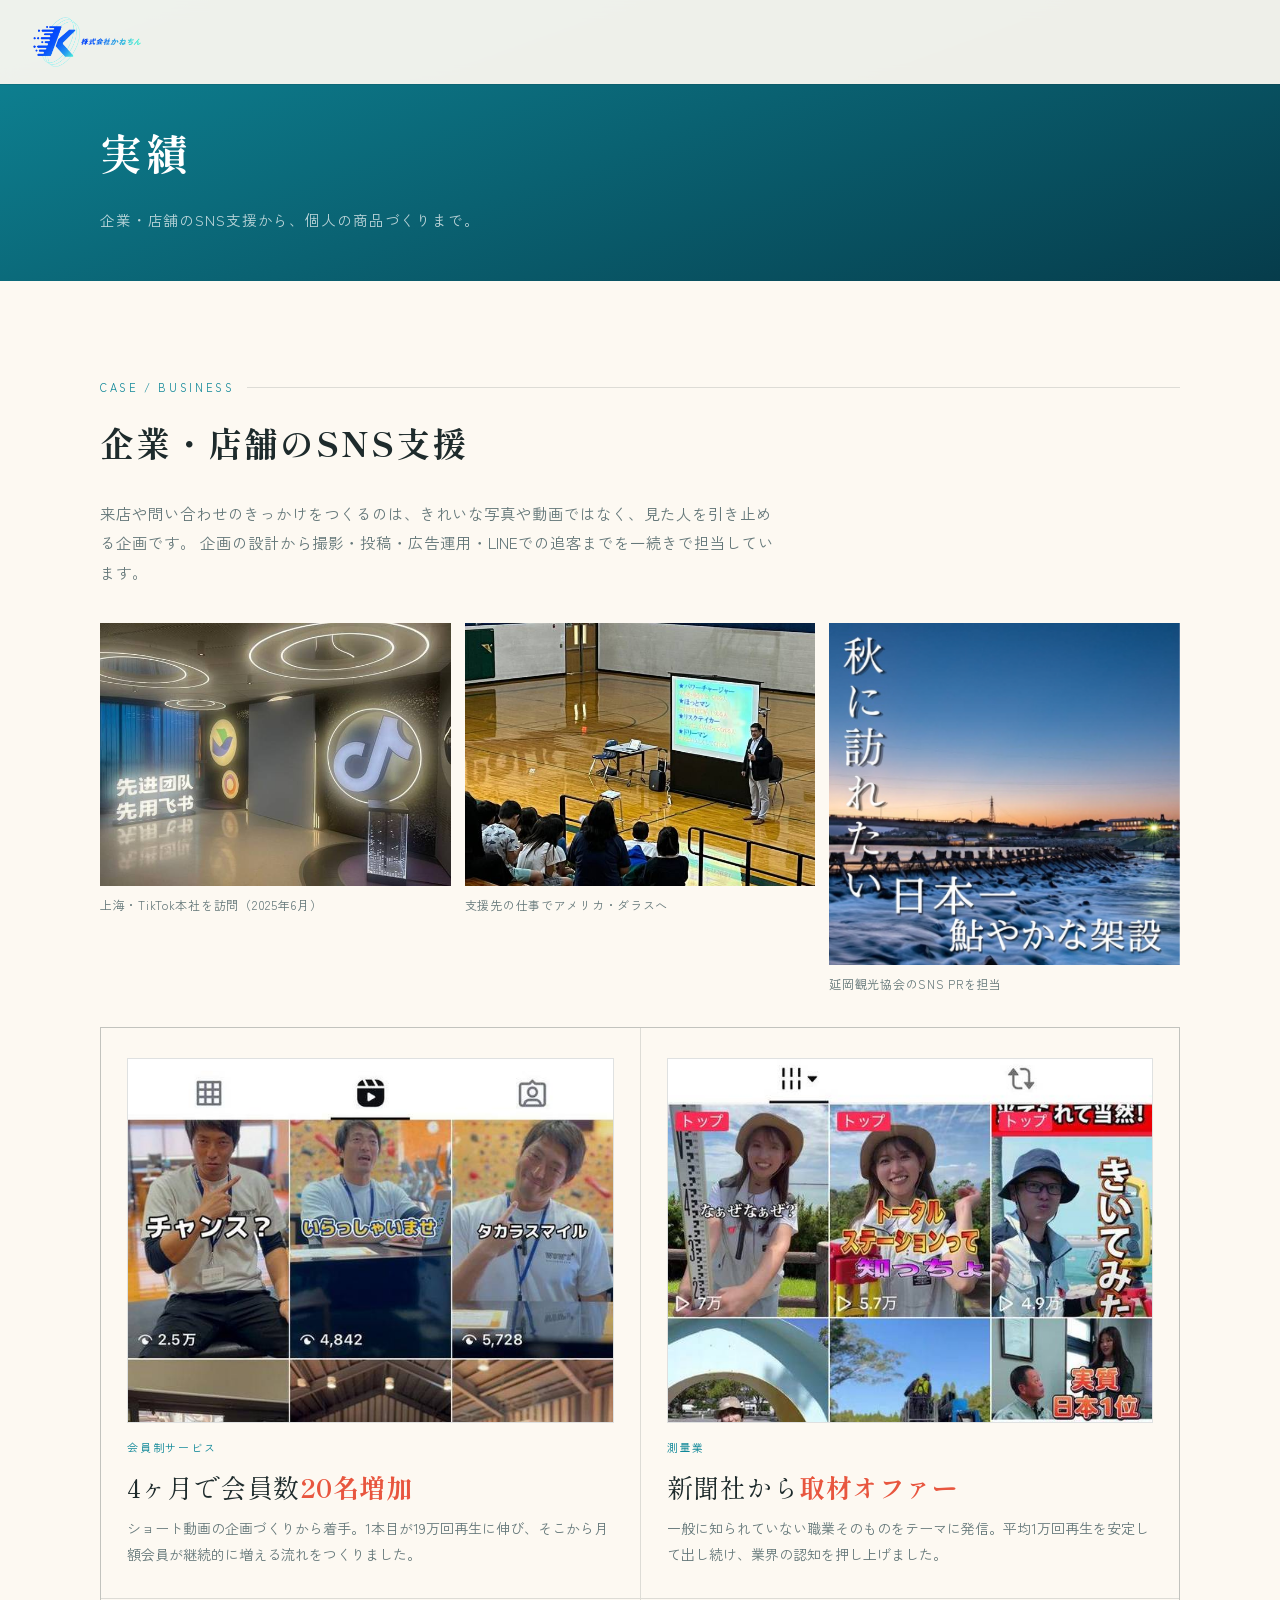
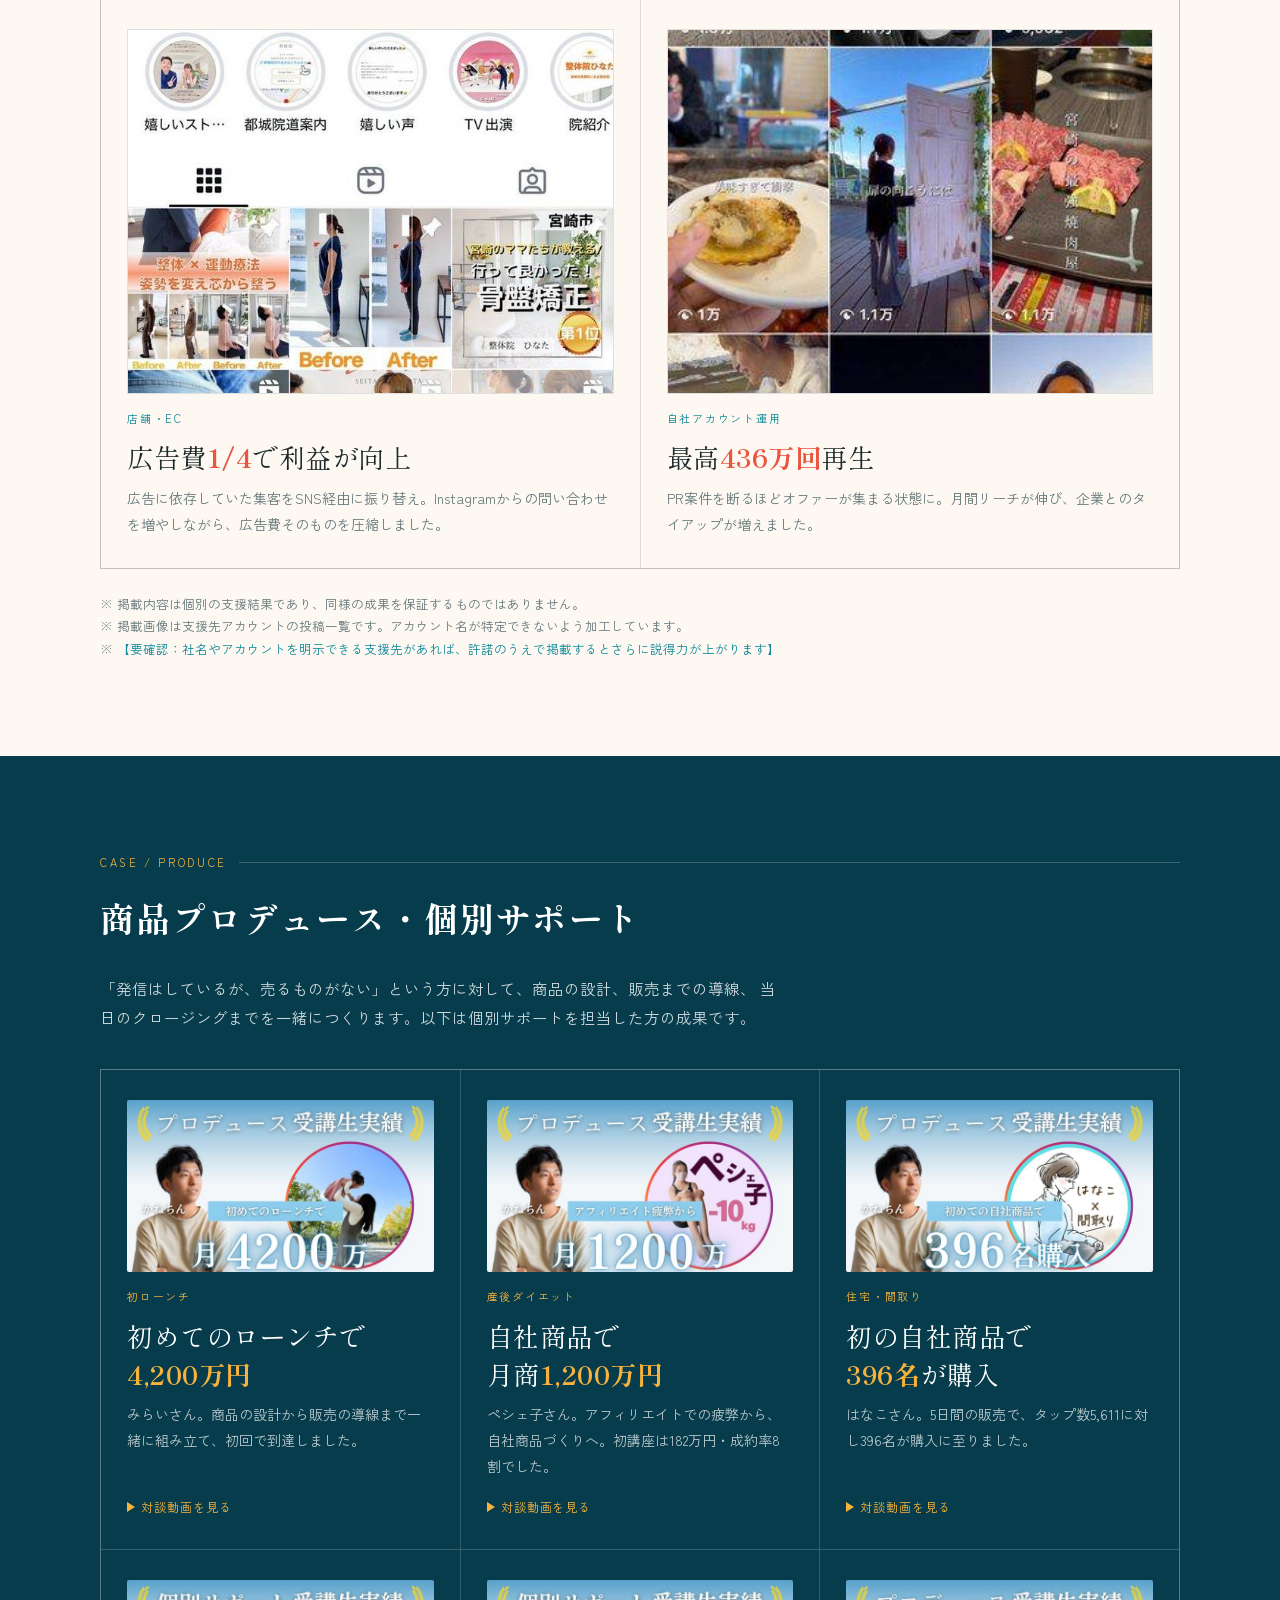
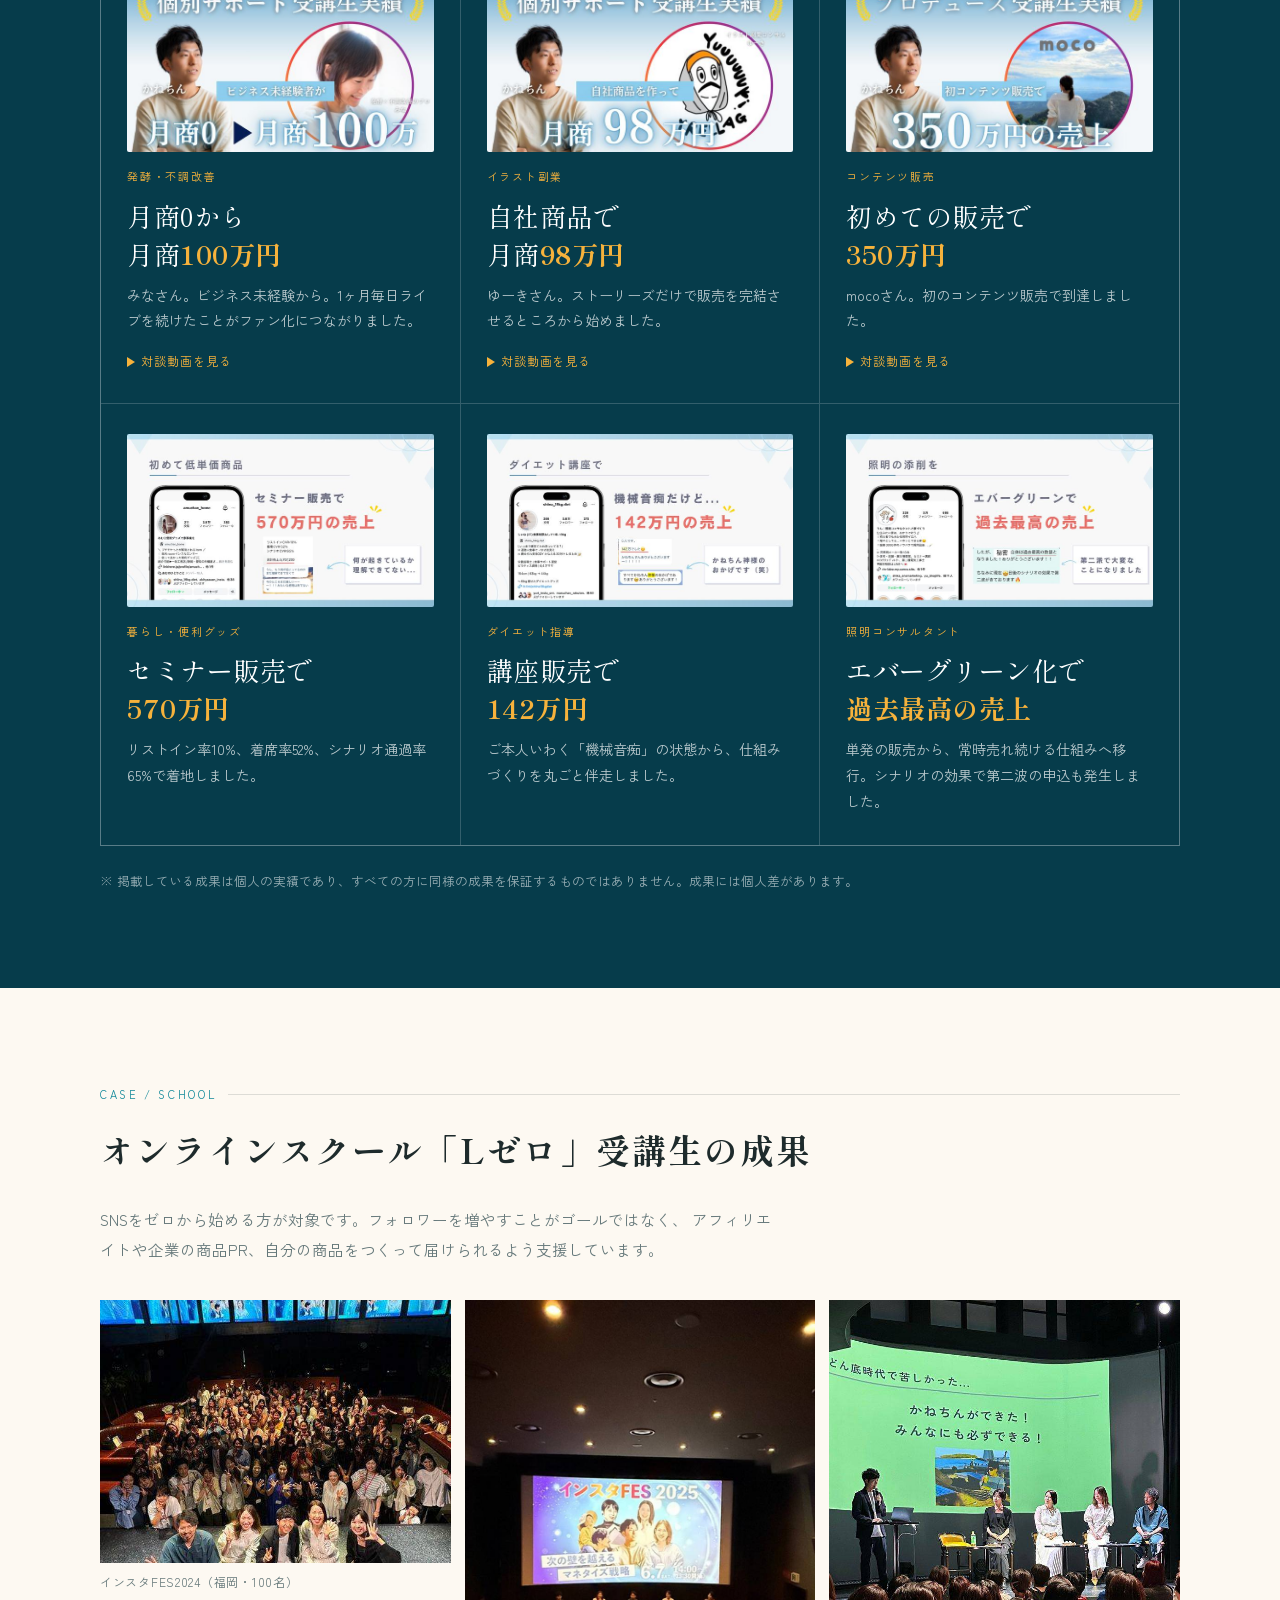
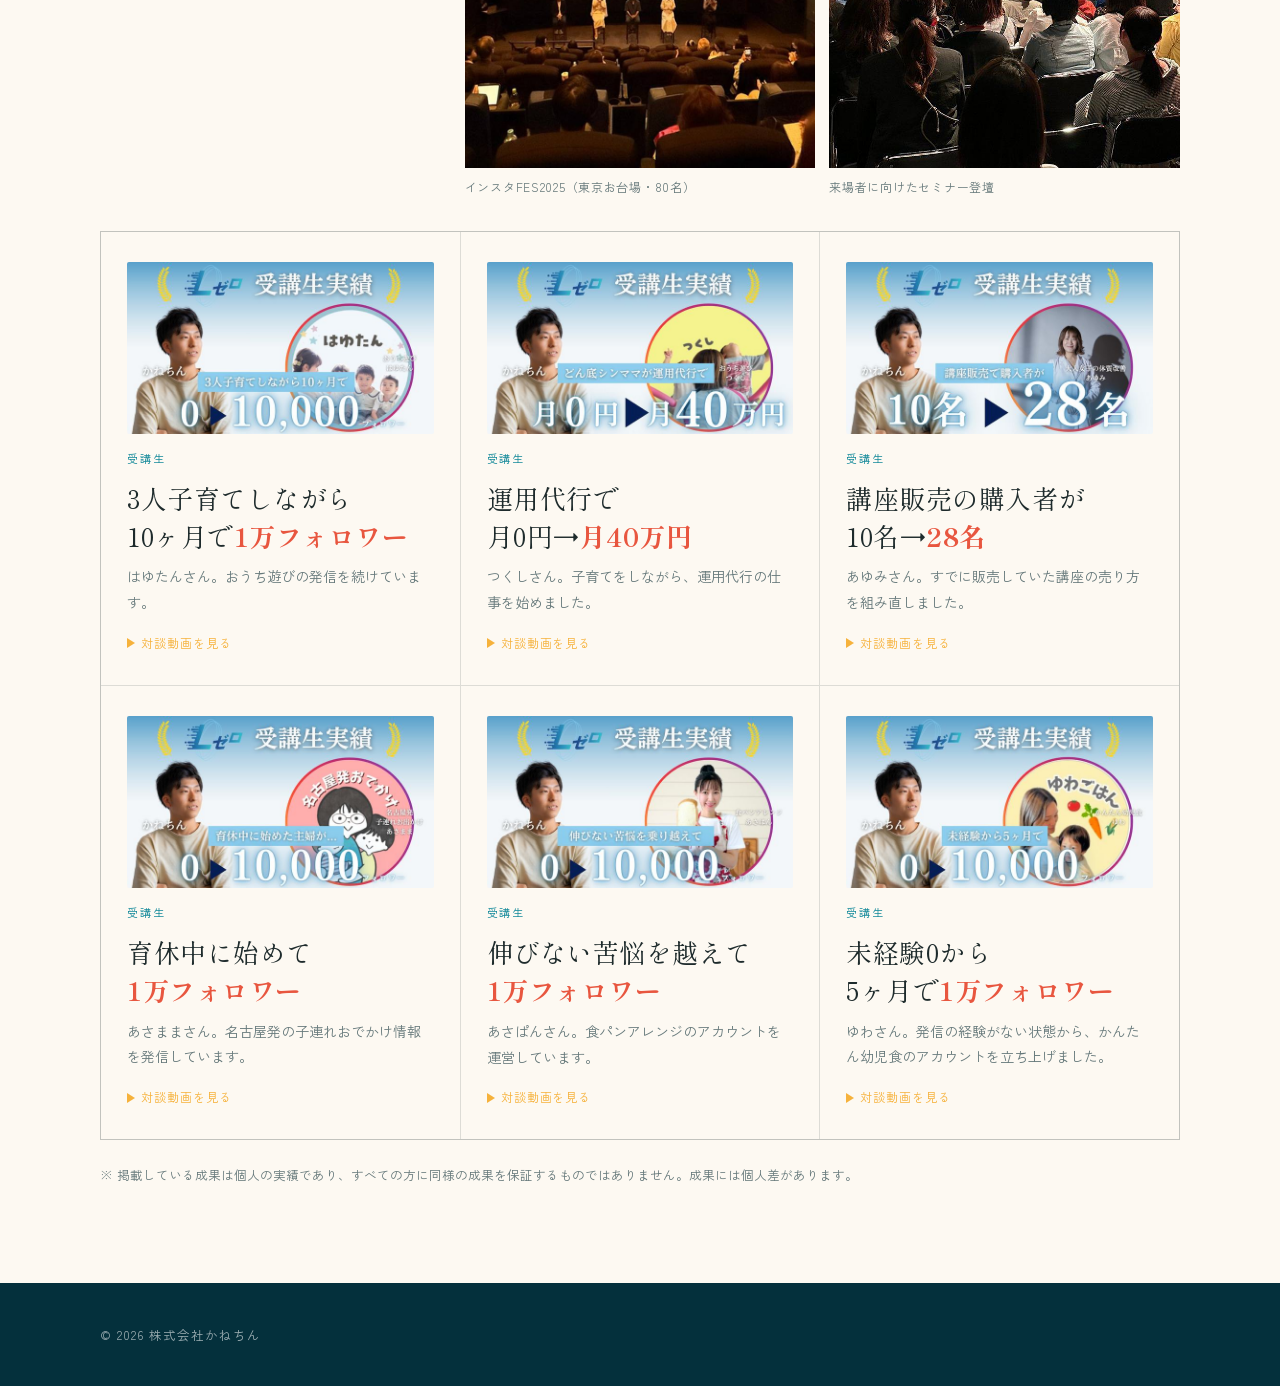
<file: jisseki2.html>
<!DOCTYPE html>
<html lang="ja">
<head>
<meta charset="UTF-8">
<meta name="viewport" content="width=device-width, initial-scale=1">
<title>実績｜株式会社かねちん</title>
<meta name="robots" content="noindex">
<meta name="description" content="株式会社かねちんのSNS支援実績。企業・店舗の集客支援事例、商品プロデュース実績、オンラインスクール受講生の成果をご紹介します。">

<link rel="icon" href="./favicon.png">

<link rel="preconnect" href="https://fonts.googleapis.com">
<link rel="preconnect" href="https://fonts.gstatic.com" crossorigin>
<link href="https://fonts.googleapis.com/css2?family=Shippori+Mincho+B1:wght@500;700&family=Zen+Kaku+Gothic+New:wght@400;500;700&display=swap" rel="stylesheet">
<!-- 本体サイトの style.css から切り離すため、ここに展開している -->
<style>
/* ===========================================================
   株式会社かねちん コーポレートサイト 共通スタイル
   テーマ：宮崎の南国感（日向灘のターコイズ／夕陽／ハイビスカス）
   =========================================================== */
:root{
  --sea-deep:#063C4B;    /* 日向灘の深いところ */
  --sea:#0E8798;         /* 海 */
  --sea-bright:#35B6C0;  /* 浅瀬 */
  --sun:#F6B23C;         /* 陽 */
  --hibiscus:#E8563F;    /* ハイビスカス */
  --palm:#1C6B57;        /* 椰子 */
  --sand:#FDF9F2;        /* 白砂 */
  --sumi:#1E2B2C;
  --gray:#65787A;
  --line:rgba(30,43,44,.14);

  --mincho:"Shippori Mincho B1","Hiragino Mincho ProN",serif;
  --gothic:"Zen Kaku Gothic New","Hiragino Kaku Gothic ProN",sans-serif;
}

*{box-sizing:border-box;margin:0;padding:0}
html{scroll-behavior:smooth}
section[id]{scroll-margin-top:96px}
body{
  font-family:var(--gothic);color:var(--sumi);background:var(--sand);
  line-height:1.9;font-size:16px;-webkit-font-smoothing:antialiased;
}
a{color:inherit}
img{max-width:100%;display:block}
.wrap{width:min(1080px,90vw);margin:0 auto;position:relative}

/* ---------- ヘッダー ---------- */
.hdr{
  position:fixed;top:0;left:0;right:0;z-index:50;
  display:flex;align-items:center;justify-content:space-between;
  padding:16px min(5vw,32px);transition:background .4s ease,box-shadow .4s ease;
}
.hdr.is-solid{background:rgba(253,249,242,.94);box-shadow:0 1px 0 var(--line);backdrop-filter:blur(8px)}
.hdr__logo{display:flex;align-items:center;gap:10px;font-family:var(--mincho);font-weight:700;font-size:17px;letter-spacing:.16em;color:#fff;transition:color .4s ease;text-decoration:none}
.hdr__logo img{height:52px;width:auto}
@media(max-width:720px){.hdr__logo img{height:40px}}
.hdr__logo .lg--light{display:block}
.hdr__logo .lg--dark{display:none}
.hdr.is-solid .hdr__logo,.hdr--sub .hdr__logo{color:var(--sea-deep)}
.hdr.is-solid .hdr__logo .lg--light,.hdr--sub .hdr__logo .lg--light{display:none}
.hdr.is-solid .hdr__logo .lg--dark,.hdr--sub .hdr__logo .lg--dark{display:block}
.hdr__nav{display:none;gap:26px;font-size:13px;letter-spacing:.1em}
.hdr__nav a{color:#fff;text-decoration:none;opacity:.85;transition:opacity .2s,color .4s}
.hdr__nav a:hover{opacity:1}
.hdr.is-solid .hdr__nav a,.hdr--sub .hdr__nav a{color:var(--sumi)}
@media(min-width:900px){.hdr__nav{display:flex}}
.hdr--sub{background:rgba(253,249,242,.94);box-shadow:0 1px 0 var(--line);backdrop-filter:blur(8px)}

/* ---------- 椰子の葉の装飾 ---------- */
.palm{position:absolute;pointer-events:none;opacity:.13;z-index:1}
.palm--tl{top:-30px;left:-70px;width:280px;transform:rotate(12deg)}
.palm--br{bottom:-50px;right:-80px;width:340px;transform:rotate(-160deg)}
.palm--sec{top:20px;right:-60px;width:190px;opacity:.07;transform:rotate(-24deg)}
@media(max-width:720px){.palm--tl{width:180px;left:-60px}.palm--br{width:210px;right:-70px}.palm--sec{display:none}}

/* ---------- セクション共通 ---------- */
.sec{padding:96px 0;position:relative;overflow:hidden}
.sec--tight{padding-top:0}
.sec--dark{background:var(--sea-deep);color:#fff}
.sec--sea{background:linear-gradient(165deg,var(--sea) 0%,var(--sea-deep) 100%);color:#fff}
.eyebrow{font-size:11px;letter-spacing:.24em;color:var(--sea);display:flex;align-items:center;gap:12px;margin-bottom:18px}
.eyebrow::after{content:"";flex:1;height:1px;background:var(--line)}
.sec--dark .eyebrow,.sec--sea .eyebrow{color:var(--sun)}
.sec--dark .eyebrow::after,.sec--sea .eyebrow::after{background:rgba(255,255,255,.22)}
.h2{font-family:var(--mincho);font-weight:700;font-size:clamp(24px,4.6vw,34px);line-height:1.6;letter-spacing:.06em;margin-bottom:28px}
.h3{font-family:var(--mincho);font-weight:700;font-size:clamp(18px,3vw,22px);letter-spacing:.05em;margin-bottom:16px}
.lead{max-width:44em;color:var(--gray);font-size:15.5px}
.sec--dark .lead,.sec--sea .lead{color:rgba(255,255,255,.8)}
.note{font-size:12.5px;color:var(--gray);line-height:1.8;margin-top:24px}
.sec--dark .note,.sec--sea .note{color:rgba(255,255,255,.58)}

.reveal{opacity:0;transform:translateY(24px);transition:opacity .8s ease,transform .8s cubic-bezier(.16,1,.3,1)}
.reveal.is-in{opacity:1;transform:none}

/* ---------- 数字 ---------- */
.stats{display:grid;grid-template-columns:repeat(2,1fr);gap:1px;background:rgba(255,255,255,.18);border:1px solid rgba(255,255,255,.18);position:relative;z-index:2}
.stats__cell{background:var(--sea-deep);padding:28px 20px}
.stats__num{font-family:var(--mincho);font-size:clamp(28px,6.4vw,42px);color:var(--sun);line-height:1.2;letter-spacing:.02em}
.stats__num em{font-style:normal;font-size:.48em;margin-left:3px}
.stats__label{font-size:12px;letter-spacing:.1em;color:rgba(255,255,255,.72);margin-top:8px}
@media(min-width:760px){.stats{grid-template-columns:repeat(4,1fr)}}

/* ---------- 事業 ---------- */
.biz{border-top:1px solid var(--line);position:relative;z-index:2}
.biz__item{border-bottom:1px solid var(--line);padding:36px 0;display:grid;gap:14px}
.biz__tag{font-size:11px;letter-spacing:.18em;color:#fff;background:var(--sea);border-radius:2px;padding:4px 12px;justify-self:start}
.biz__item:nth-child(2) .biz__tag{background:var(--palm)}
.biz__item:nth-child(3) .biz__tag{background:var(--hibiscus)}
.biz__item:nth-child(4) .biz__tag{background:var(--sun);color:var(--sea-deep)}
.biz__item:nth-child(5) .biz__tag{background:var(--sea-deep)}
.biz__item:nth-child(6) .biz__tag{background:var(--sea-bright);color:var(--sea-deep)}
.biz__name{font-family:var(--mincho);font-size:clamp(20px,3.6vw,26px);font-weight:700;letter-spacing:.04em}
.biz__name small{display:block;font-family:var(--gothic);font-size:12px;letter-spacing:.14em;color:var(--gray);font-weight:400;margin-top:6px}
.biz__desc{color:var(--gray);font-size:15px;max-width:40em}
.biz__link{font-size:13px;letter-spacing:.1em;color:var(--sea);text-decoration:none;border-bottom:1px solid currentColor;padding-bottom:2px;justify-self:start}
.biz__link:hover{color:var(--hibiscus)}
@media(min-width:900px){
  .biz__item{grid-template-columns:190px 1fr;align-items:start;column-gap:40px;padding:44px 0}
  .biz__tag{grid-row:span 5}
}

/* ---------- 実績カード ---------- */
.cases{display:grid;gap:1px;background:var(--line);border:1px solid var(--line);position:relative;z-index:2}
.case{background:var(--sand);padding:30px 26px;display:flex;flex-direction:column;gap:10px}
.sec--dark .cases,.sec--sea .cases{background:rgba(255,255,255,.18);border-color:rgba(255,255,255,.18)}
.sec--dark .case,.sec--sea .case{background:var(--sea-deep)}
.case__field{font-size:11px;letter-spacing:.16em;color:var(--sea)}
.sec--dark .case__field,.sec--sea .case__field{color:var(--sun)}
.case__result{font-family:var(--mincho);font-size:clamp(21px,3.4vw,26px);line-height:1.45;letter-spacing:.02em}
.case__result b{color:var(--hibiscus);font-weight:700}
.sec--dark .case__result b,.sec--sea .case__result b{color:var(--sun)}
.case__desc{font-size:14px;color:var(--gray);line-height:1.85}
.sec--dark .case__desc,.sec--sea .case__desc{color:rgba(255,255,255,.72)}
@media(min-width:720px){.cases{grid-template-columns:repeat(2,1fr)}}
@media(min-width:1000px){.cases--3{grid-template-columns:repeat(3,1fr)}}

/* ---------- メディア・活動 ---------- */
.media{display:grid;border-top:1px solid var(--line);position:relative;z-index:2}
.media__row{display:grid;gap:4px;padding:18px 0;border-bottom:1px solid var(--line)}
.media__date{font-size:12px;letter-spacing:.12em;color:var(--sea)}
.media__title{font-size:15px}
.media__title span{color:var(--gray);font-size:13.5px}
.media__title a{color:var(--sea);text-decoration:none;border-bottom:1px solid currentColor}
.media__title a:hover{color:var(--hibiscus)}
@media(min-width:720px){.media__row{grid-template-columns:150px 1fr;gap:24px;align-items:baseline}}

/* ---------- 沿革 ---------- */
.hist{border-left:1px solid var(--line);margin-left:6px;position:relative;z-index:2}
.hist__item{position:relative;padding:0 0 30px 28px}
.hist__item::before{content:"";position:absolute;left:-4px;top:12px;width:7px;height:7px;border-radius:50%;background:var(--sun)}
.hist__year{font-family:var(--mincho);font-size:15px;letter-spacing:.1em;color:var(--sea)}
.hist__text{font-size:15px;color:var(--sumi)}

/* ---------- SNSアカウント ---------- */
.accounts{display:grid;gap:1px;background:var(--line);border:1px solid var(--line);position:relative;z-index:2}
.account{background:var(--sand);padding:24px;text-decoration:none;display:grid;grid-template-columns:64px 1fr;gap:16px;align-items:start;transition:background .25s ease}
.account:has(.account__shot){grid-template-columns:1fr;gap:18px}
.account:not(:has(img)){grid-template-columns:1fr}
.account__shot{width:100%;height:auto;border:1px solid var(--line);background:#fff}
.sec--dark .account__shot,.sec--sea .account__shot{border-color:rgba(255,255,255,.2)}
.account:hover{background:#fff}
.account__ava{width:64px;height:64px;border-radius:50%;object-fit:cover;background:linear-gradient(140deg,var(--sea-bright),var(--sea));display:flex;align-items:center;justify-content:center;color:#fff;font-family:var(--mincho);font-size:22px;letter-spacing:0;flex:none;overflow:hidden}
.account__body{display:flex;flex-direction:column;gap:4px;min-width:0}
.account__plat{font-size:11px;letter-spacing:.16em;color:var(--sea)}
.account__name{font-family:var(--mincho);font-size:17px;letter-spacing:.03em;line-height:1.5}
.account__handle{font-size:13px;color:var(--gray);letter-spacing:.04em}
.account__desc{font-size:13.5px;color:var(--gray);line-height:1.8;margin-top:4px}
@media(min-width:720px){.accounts{grid-template-columns:repeat(2,1fr)}}
.sec--dark .accounts,.sec--sea .accounts{background:rgba(255,255,255,.18);border-color:rgba(255,255,255,.18)}
.sec--dark .account,.sec--sea .account{background:var(--sea-deep)}
.sec--dark .account:hover,.sec--sea .account:hover{background:#0b4c5c}
.sec--dark .account__plat,.sec--sea .account__plat{color:var(--sun)}
.sec--dark .account__handle,.sec--sea .account__handle,
.sec--dark .account__desc,.sec--sea .account__desc{color:rgba(255,255,255,.72)}

/* ---------- 代表挨拶 ---------- */
.msg{display:grid;gap:32px;position:relative;z-index:2}
.msg__photo{aspect-ratio:4/5;background:linear-gradient(140deg,#dce9e6,#c3d8d4);display:flex;align-items:center;justify-content:center;color:var(--gray);font-size:12px;letter-spacing:.14em}
img.msg__photo{width:100%;object-fit:cover;object-position:center}
.msg__body p{margin-bottom:1.2em;font-size:15.5px}
.msg__sign{font-family:var(--mincho);font-size:19px;letter-spacing:.1em;margin-top:24px}
.msg__sign small{display:block;font-family:var(--gothic);font-size:12px;letter-spacing:.14em;color:var(--gray);margin-bottom:4px}
@media(min-width:900px){.msg{grid-template-columns:320px 1fr;gap:56px;align-items:start}}

/* ---------- 表 ---------- */
.table{width:100%;border-collapse:collapse;font-size:15px;position:relative;z-index:2}
.table th,.table td{border-bottom:1px solid var(--line);padding:16px 4px;text-align:left;vertical-align:top}
.table th{width:110px;font-weight:500;color:var(--gray);font-size:13.5px;letter-spacing:.08em}
@media(min-width:720px){.table th{width:180px}}

/* ---------- CTA ---------- */
.cta{background:linear-gradient(160deg,var(--sea) 0%,var(--sea-deep) 70%);color:#fff;padding:88px 0;text-align:center;position:relative;overflow:hidden}
.cta__title{font-family:var(--mincho);font-size:clamp(22px,4.6vw,32px);letter-spacing:.08em;margin-bottom:14px}
.cta__text{color:rgba(255,255,255,.8);font-size:15px;margin-bottom:36px}
.btn{display:inline-block;text-decoration:none;background:var(--sun);color:var(--sea-deep);font-weight:700;padding:16px 44px;letter-spacing:.12em;font-size:15px;border-radius:2px;transition:transform .2s ease,box-shadow .2s ease}
.btn:hover{transform:translateY(-2px);box-shadow:0 10px 26px rgba(246,178,60,.3)}
.btn--ghost{background:transparent;color:var(--sun);border:1px solid var(--sun)}
.cta__sub{margin-top:24px;font-size:13px;color:rgba(255,255,255,.65);letter-spacing:.06em}
.cta__sub a{color:var(--sun)}

/* ---------- お問い合わせフォーム ---------- */
.form{max-width:640px;margin:0 auto;text-align:left;position:relative;z-index:2}
.form__row{margin-bottom:20px}
.form__label{display:block;font-size:13px;letter-spacing:.08em;color:rgba(255,255,255,.85);margin-bottom:8px}
.form__req{font-size:10px;letter-spacing:.1em;background:var(--sun);color:var(--sea-deep);border-radius:2px;padding:2px 7px;margin-left:8px;vertical-align:1px}
.form__input{
  width:100%;font-family:inherit;font-size:15px;color:#fff;
  background:rgba(255,255,255,.08);border:1px solid rgba(255,255,255,.28);
  border-radius:2px;padding:13px 14px;transition:border-color .2s,background .2s;
}
.form__input::placeholder{color:rgba(255,255,255,.4)}
.form__input:focus{outline:none;border-color:var(--sun);background:rgba(255,255,255,.13)}
.form__input--area{resize:vertical;min-height:140px;line-height:1.8}
.form select.form__input{appearance:none;background-image:linear-gradient(45deg,transparent 50%,rgba(255,255,255,.6) 50%),linear-gradient(135deg,rgba(255,255,255,.6) 50%,transparent 50%);background-position:calc(100% - 20px) 50%,calc(100% - 14px) 50%;background-size:6px 6px,6px 6px;background-repeat:no-repeat;padding-right:40px}
.form select.form__input option{color:var(--sumi)}
.form__note{font-size:12.5px;line-height:1.9;color:rgba(255,255,255,.62);margin:8px 0 24px}
.form__note a{color:var(--sun)}
.form .btn{border:none;cursor:pointer;font-family:inherit;width:100%;max-width:320px;display:block;margin:0 auto}

/* ---------- フッター ---------- */
.ftr{background:#04303C;color:rgba(255,255,255,.6);padding:40px 0;font-size:12.5px;letter-spacing:.08em}
.ftr__inner{display:flex;flex-direction:column;gap:16px}
.ftr__logo{height:26px;width:auto;margin-bottom:10px;opacity:.9}
.ftr__links{display:flex;gap:20px;flex-wrap:wrap}
.ftr__links a{text-decoration:none;color:rgba(255,255,255,.78)}
.ftr__links a:hover{color:var(--sun)}
@media(min-width:720px){.ftr__inner{flex-direction:row;justify-content:space-between;align-items:center}}

:focus-visible{outline:2px solid var(--sun);outline-offset:3px}
@media(prefers-reduced-motion:reduce){
  *{animation:none!important;transition:none!important}
  .reveal{opacity:1;transform:none}
}

/* ---------- 写真プレースホルダ共通 ---------- */
.ph{
  position:relative;width:100%;background:linear-gradient(140deg,#DDEAE7,#BFD6D3);
  display:flex;align-items:center;justify-content:center;text-align:center;
  color:#5C7C79;font-size:12px;letter-spacing:.1em;line-height:1.8;padding:12px;
}
.ph::after{
  content:"";position:absolute;inset:8px;border:1px dashed rgba(92,124,121,.45);
}
.ph span{position:relative;z-index:1}

/* ---------- 事業ブロックの写真 ---------- */
.biz__photo{width:100%;aspect-ratio:4/3;object-fit:cover;order:-1}
@media(min-width:900px){
  .biz__item{grid-template-columns:170px 1fr 300px;column-gap:36px}
  .biz__tag{grid-row:span 6}
  .biz__photo{grid-column:3;grid-row:1 / span 6;order:0;aspect-ratio:3/4;align-self:start}
  .biz__item--nophoto{grid-template-columns:170px 1fr}
}
.biz__photo--auto{aspect-ratio:auto;height:auto;object-fit:contain}

/* ---------- 活動風景ギャラリー ---------- */
.gallery{display:grid;grid-template-columns:repeat(2,1fr);gap:10px;position:relative;z-index:2}
.gallery figure{margin:0}
.gallery img,.gallery .ph{width:100%;height:auto;object-fit:contain}
.gallery figcaption{font-size:12px;color:var(--gray);margin-top:8px;letter-spacing:.06em}
.gallery--wide figure:first-child{grid-column:span 2}
@media(min-width:760px){
  .gallery{grid-template-columns:repeat(3,1fr);gap:14px}
  .gallery--wide figure:first-child{grid-column:span 2;grid-row:span 2}
  .gallery--wide figure:first-child .ph,.gallery--wide figure:first-child img{aspect-ratio:auto;height:100%;min-height:300px}
}

/* ---------- ヒーロー背景写真（任意） ---------- */
.hero__bg{position:absolute;inset:0;object-fit:cover;width:100%;height:100%;opacity:.42;z-index:0}

/* ---------- 実績カードのスクリーンショット ---------- */
.case__shot{
  width:100%;aspect-ratio:4/3;object-fit:cover;object-position:top center;
  border:1px solid var(--line);background:#fff;margin-bottom:4px;
}
.sec--dark .case__shot,.sec--sea .case__shot{border-color:rgba(255,255,255,.2)}

/* ---------- 事業ブロックに複数の画像を積む ---------- */
.biz__photos{display:grid;gap:10px;order:-1}
.biz__photos img{width:100%;display:block}
.biz__photos .shot{aspect-ratio:16/10;object-fit:cover;object-position:top center;border:1px solid var(--line)}
.biz__photos .logo{background:#fff;border:1px solid var(--line);padding:16px 18px;object-fit:contain;aspect-ratio:16/6}
.biz__note{font-size:11px;color:var(--gray);line-height:1.6;letter-spacing:.04em}
@media(min-width:900px){
  .biz__photos{grid-column:3;grid-row:1 / span 6;order:0;align-self:start}
}

/* ---------- ヘッダーのお問い合わせボタン ---------- */
.hdr{gap:16px}
.hdr__cta{
  display:inline-block;text-decoration:none;flex:none;
  background:var(--sea-deep);color:#fff;font-weight:700;
  font-size:13px;letter-spacing:.1em;padding:12px 22px;border-radius:2px;
  transition:background .25s ease;
}
.hdr__cta:hover{background:var(--hi,var(--sun));color:var(--sea-deep)}
.hdr:not(.is-solid):not(.hdr--sub) .hdr__cta{background:rgba(255,255,255,.15);border:1px solid rgba(255,255,255,.55);backdrop-filter:blur(4px)}
.hdr:not(.is-solid):not(.hdr--sub) .hdr__cta:hover{background:#fff;color:var(--sea-deep)}
@media(max-width:899px){
  .hdr__cta{margin-left:auto;padding:10px 16px;font-size:12px}
}

/* ---------- 追従ヘッダー：スクロールしたらすぐ不透明に ---------- */
.hdr{transition:background .3s ease, box-shadow .3s ease, padding .3s ease}
.hdr.is-solid{padding-top:10px;padding-bottom:10px;box-shadow:0 2px 14px rgba(6,60,75,.10)}

/* ---------- モバイルメニュー ---------- */
.hdr__burger{
  display:flex;flex-direction:column;justify-content:center;gap:5px;
  width:40px;height:40px;border:0;background:transparent;cursor:pointer;padding:8px;flex:none;
}
.hdr__burger span{display:block;height:2px;background:#fff;transition:transform .3s ease,opacity .2s ease}
.hdr.is-solid .hdr__burger span,.hdr--sub .hdr__burger span{background:var(--sea-deep)}
.hdr.is-open .hdr__burger span:nth-child(1){transform:translateY(7px) rotate(45deg)}
.hdr.is-open .hdr__burger span:nth-child(2){opacity:0}
.hdr.is-open .hdr__burger span:nth-child(3){transform:translateY(-7px) rotate(-45deg)}
@media(min-width:900px){.hdr__burger{display:none}}

@media(max-width:899px){
  .hdr__nav{
    position:fixed;top:0;left:0;right:0;bottom:0;
    background:var(--sea-deep);
    display:flex;flex-direction:column;align-items:center;justify-content:center;gap:0;
    opacity:0;visibility:hidden;transition:opacity .3s ease,visibility .3s ease;z-index:-1;
  }
  .hdr.is-open .hdr__nav{opacity:1;visibility:visible;z-index:1}
  .hdr__nav a,.hdr.is-solid .hdr__nav a,.hdr--sub .hdr__nav a{
    color:#fff;font-family:var(--mincho);font-size:19px;letter-spacing:.12em;
    padding:16px 0;opacity:1;
  }
  .hdr.is-open .hdr__cta{position:relative;z-index:2;background:var(--sun);color:var(--sea-deep);border-color:var(--sun)}
  .hdr.is-open .hdr__burger span{background:#fff}
}

/* ロゴ画像が入るまでの社名テキスト */
.hdr__logotext{font-family:var(--mincho);font-weight:700;font-size:17px;letter-spacing:.16em}

/* ---------- 数字の内訳 ---------- */
.breakdown{margin-top:28px;position:relative;z-index:2}
.breakdown__ttl{font-size:12px;letter-spacing:.16em;color:var(--sun);margin-bottom:12px}
.breakdown__grid{display:grid;grid-template-columns:repeat(2,1fr);gap:1px;background:rgba(255,255,255,.16);border:1px solid rgba(255,255,255,.16)}
.breakdown__cell{background:var(--sea-deep);padding:16px 18px;display:flex;justify-content:space-between;align-items:baseline;gap:12px}
.breakdown__name{font-size:13px;color:rgba(255,255,255,.85);line-height:1.5}
.breakdown__name small{display:block;font-size:11px;color:rgba(255,255,255,.5);letter-spacing:.04em}
.breakdown__num{font-family:var(--mincho);font-size:19px;color:#fff;white-space:nowrap}
@media(min-width:900px){.breakdown__grid{grid-template-columns:repeat(4,1fr)}}

/* ---------- 対談動画（サムネ付き） ---------- */
.videos{display:grid;gap:16px}
.videos a{
  display:grid;grid-template-columns:132px 1fr;gap:14px;align-items:center;
  text-decoration:none;border-bottom:1px solid var(--line);padding-bottom:16px;
}
.sec--dark .videos a,.sec--sea .videos a{border-color:rgba(255,255,255,.2)}
.videos__thumb{
  width:132px;aspect-ratio:16/9;object-fit:cover;border-radius:2px;
  background:rgba(255,255,255,.1);
}
.videos__thumb--none{
  display:flex;align-items:center;justify-content:center;
  font-size:10px;letter-spacing:.1em;color:rgba(255,255,255,.6);
  border:1px solid rgba(255,255,255,.25);
}
.videos__body{display:flex;flex-direction:column;gap:4px;min-width:0}
.videos__tag{font-size:10px;letter-spacing:.16em;color:var(--sun)}
.videos__ttl{font-size:14.5px;line-height:1.6;transition:color .2s}
.videos a:hover .videos__ttl{color:var(--sun)}
@media(min-width:760px){
  .videos{grid-template-columns:repeat(2,1fr);gap:20px}
  .videos__thumb{width:150px}
  .videos a{grid-template-columns:150px 1fr}
}

/* ---------- 実績カード（動画つき） ---------- */
a.case{text-decoration:none;transition:background .25s ease}
.sec--dark a.case:hover,.sec--sea a.case:hover{background:#0b4c5c}
.case__thumb{width:100%;aspect-ratio:16/9;object-fit:cover;border-radius:2px;margin-bottom:4px}
.case__play{
  display:inline-flex;align-items:center;gap:6px;margin-top:auto;padding-top:6px;
  font-size:12px;letter-spacing:.08em;color:var(--sun);
}
.case__play::before{
  content:"";width:0;height:0;border-left:8px solid var(--sun);
  border-top:5px solid transparent;border-bottom:5px solid transparent;
}
</style>

<style>
.phead{background:linear-gradient(160deg,var(--sea),var(--sea-deep));color:#fff;padding:112px 0 48px}
.phead__ttl{font-family:var(--mincho);font-size:clamp(28px,6vw,42px);letter-spacing:.1em}
.phead__sub{margin-top:14px;color:rgba(255,255,255,.72);font-size:14.5px;letter-spacing:.06em}
</style>
</head>
<body>

<header class="hdr hdr--sub" id="hdr">
  <span class="hdr__logo">
    <img class="lg--dark" src="./img/logo.png" alt="株式会社かねちん">
  </span>
</header>

<section class="phead">
  <div class="wrap">
    <h1 class="phead__ttl">実績</h1>
    <p class="phead__sub">企業・店舗のSNS支援から、個人の商品づくりまで。</p>
  </div>
</section>

<!-- ============ 企業・店舗の支援事例 ============ -->
<section class="sec" id="company-cases">
  <div class="wrap reveal">
    <p class="eyebrow">CASE / BUSINESS</p>
    <h2 class="h2">企業・店舗のSNS支援</h2>
    <p class="lead" style="margin-bottom:36px">
      来店や問い合わせのきっかけをつくるのは、きれいな写真や動画ではなく、見た人を引き止める企画です。
      企画の設計から撮影・投稿・広告運用・LINEでの追客までを一続きで担当しています。
    </p>

    <div class="gallery" style="margin-bottom:32px">
      <figure>
        <img src="./img/world-shanghai.jpg" alt="上海のTikTok本社" loading="lazy">
        <figcaption>上海・TikTok本社を訪問（2025年6月）</figcaption>
      </figure>
      <figure>
        <img src="./img/world-dallas.jpg" alt="アメリカ・ダラスでの登壇" loading="lazy">
        <figcaption>支援先の仕事でアメリカ・ダラスへ</figcaption>
      </figure>
      <figure>
        <img src="./img/kanko-nobeoka.jpg" alt="延岡観光協会向けの投稿クリエイティブ" loading="lazy">
        <figcaption>延岡観光協会のSNS PRを担当</figcaption>
      </figure>
    </div>

    <div class="cases">
      <div class="case">
        <img class="case__shot" src="./img/case-gym.jpg" alt="支援先アカウントの投稿一覧" loading="lazy">
        <div class="case__field">会員制サービス</div>
        <div class="case__result">4ヶ月で会員数<b>20名増加</b></div>
        <p class="case__desc">
          ショート動画の企画づくりから着手。1本目が19万回再生に伸び、そこから月額会員が継続的に増える流れをつくりました。
        </p>
      </div>

      <div class="case">
        <img class="case__shot" src="./img/case-sokuryo.jpg" alt="測量業アカウントの投稿一覧" loading="lazy">
        <div class="case__field">測量業</div>
        <div class="case__result">新聞社から<b>取材オファー</b></div>
        <p class="case__desc">
          一般に知られていない職業そのものをテーマに発信。平均1万回再生を安定して出し続け、業界の認知を押し上げました。
        </p>
      </div>

      <div class="case">
        <img class="case__shot" src="./img/case-shop.jpg" alt="店舗アカウントの投稿一覧" loading="lazy">
        <div class="case__field">店舗・EC</div>
        <div class="case__result">広告費<b>1/4</b>で利益が向上</div>
        <p class="case__desc">
          広告に依存していた集客をSNS経由に振り替え。Instagramからの問い合わせを増やしながら、広告費そのものを圧縮しました。
        </p>
      </div>

      <div class="case">
        <img class="case__shot" src="./img/case-reach.jpg" alt="自社アカウントの投稿一覧" loading="lazy">
        <div class="case__field">自社アカウント運用</div>
        <div class="case__result">最高<b>436万回</b>再生</div>
        <p class="case__desc">
          PR案件を断るほどオファーが集まる状態に。月間リーチが伸び、企業とのタイアップが増えました。
        </p>
      </div>
    </div>

    <p class="note">
      ※ 掲載内容は個別の支援結果であり、同様の成果を保証するものではありません。<br>
      ※ 掲載画像は支援先アカウントの投稿一覧です。アカウント名が特定できないよう加工しています。<br>
      ※ <span style="color:var(--sea)">【要確認：社名やアカウントを明示できる支援先があれば、許諾のうえで掲載するとさらに説得力が上がります】</span>
    </p>
  </div>
</section>

<!-- ============ 商品プロデュース ============ -->
<section class="sec sec--dark" id="produce">
  <div class="wrap reveal">
    <p class="eyebrow">CASE / PRODUCE</p>
    <h2 class="h2">商品プロデュース・個別サポート</h2>
    <p class="lead" style="margin-bottom:36px">
      「発信はしているが、売るものがない」という方に対して、商品の設計、販売までの導線、
      当日のクロージングまでを一緒につくります。以下は個別サポートを担当した方の成果です。
    </p>

    <div class="cases cases--3">
      <a class="case" href="https://www.youtube.com/watch?v=jTZ2Motugfk" target="_blank" rel="noopener">
        <img class="case__thumb" src="./img/thumb-mirai.jpg" alt="" loading="lazy">
        <div class="case__field">初ローンチ</div>
        <div class="case__result">初めてのローンチで<br><b>4,200万円</b></div>
        <p class="case__desc">みらいさん。商品の設計から販売の導線まで一緒に組み立て、初回で到達しました。</p>
        <span class="case__play">対談動画を見る</span>
      </a>
      <a class="case" href="https://www.youtube.com/watch?v=qic8GViWWtM" target="_blank" rel="noopener">
        <img class="case__thumb" src="./img/thumb-peshe.jpg" alt="" loading="lazy">
        <div class="case__field">産後ダイエット</div>
        <div class="case__result">自社商品で<br>月商<b>1,200万円</b></div>
        <p class="case__desc">ペシェ子さん。アフィリエイトでの疲弊から、自社商品づくりへ。初講座は182万円・成約率8割でした。</p>
        <span class="case__play">対談動画を見る</span>
      </a>
      <a class="case" href="https://www.youtube.com/watch?v=1ZzjBxXg3gY" target="_blank" rel="noopener">
        <img class="case__thumb" src="./img/thumb-hanako.jpg" alt="" loading="lazy">
        <div class="case__field">住宅・間取り</div>
        <div class="case__result">初の自社商品で<br><b>396名</b>が購入</div>
        <p class="case__desc">はなこさん。5日間の販売で、タップ数5,611に対し396名が購入に至りました。</p>
        <span class="case__play">対談動画を見る</span>
      </a>
      <a class="case" href="https://www.youtube.com/watch?v=KATOu5LKJd4" target="_blank" rel="noopener">
        <img class="case__thumb" src="./img/thumb-mina.jpg" alt="" loading="lazy">
        <div class="case__field">発酵・不調改善</div>
        <div class="case__result">月商0から<br>月商<b>100万円</b></div>
        <p class="case__desc">みなさん。ビジネス未経験から。1ヶ月毎日ライブを続けたことがファン化につながりました。</p>
        <span class="case__play">対談動画を見る</span>
      </a>
      <a class="case" href="https://www.youtube.com/watch?v=VKs8YUScezk" target="_blank" rel="noopener">
        <img class="case__thumb" src="./img/thumb-yuki.jpg" alt="" loading="lazy">
        <div class="case__field">イラスト副業</div>
        <div class="case__result">自社商品で<br>月商<b>98万円</b></div>
        <p class="case__desc">ゆーきさん。ストーリーズだけで販売を完結させるところから始めました。</p>
        <span class="case__play">対談動画を見る</span>
      </a>
      <a class="case" href="https://www.youtube.com/watch?v=BUPIJjEfWro" target="_blank" rel="noopener">
        <img class="case__thumb" src="./img/thumb-moco.jpg" alt="" loading="lazy">
        <div class="case__field">コンテンツ販売</div>
        <div class="case__result">初めての販売で<br><b>350万円</b></div>
        <p class="case__desc">mocoさん。初のコンテンツ販売で到達しました。</p>
        <span class="case__play">対談動画を見る</span>
      </a>
      <div class="case">
        <img class="case__thumb" src="./img/thumb-amu.jpg" alt="" loading="lazy">
        <div class="case__field">暮らし・便利グッズ</div>
        <div class="case__result">セミナー販売で<br><b>570万円</b></div>
        <p class="case__desc">リストイン率10%、着席率52%、シナリオ通過率65%で着地しました。</p>
      </div>
      <div class="case">
        <img class="case__thumb" src="./img/thumb-shiina.jpg" alt="" loading="lazy">
        <div class="case__field">ダイエット指導</div>
        <div class="case__result">講座販売で<br><b>142万円</b></div>
        <p class="case__desc">ご本人いわく「機械音痴」の状態から、仕組みづくりを丸ごと伴走しました。</p>
      </div>
      <div class="case">
        <img class="case__thumb" src="./img/thumb-rin.jpg" alt="" loading="lazy">
        <div class="case__field">照明コンサルタント</div>
        <div class="case__result">エバーグリーン化で<br><b>過去最高の売上</b></div>
        <p class="case__desc">単発の販売から、常時売れ続ける仕組みへ移行。シナリオの効果で第二波の申込も発生しました。</p>
      </div>
    </div>

    <p class="note">
      ※ 掲載している成果は個人の実績であり、すべての方に同様の成果を保証するものではありません。成果には個人差があります。
    </p>
  </div>
</section>

<!-- ============ スクール ============ -->
<section class="sec" id="school">
  <div class="wrap reveal">
    <p class="eyebrow">CASE / SCHOOL</p>
    <h2 class="h2">オンラインスクール「Lゼロ」受講生の成果</h2>
    <p class="lead" style="margin-bottom:36px">
      SNSをゼロから始める方が対象です。フォロワーを増やすことがゴールではなく、
      アフィリエイトや企業の商品PR、自分の商品をつくって届けられるよう支援しています。
    </p>

    <div class="gallery" style="margin-bottom:32px">
      <figure>
        <img src="./img/media-fes.jpg" alt="インスタFESに集まった受講生" loading="lazy">
        <figcaption>インスタFES2024（福岡・100名）</figcaption>
      </figure>
      <figure>
        <img src="./img/biz-lzero.jpg" alt="インスタFES2025の会場" loading="lazy">
        <figcaption>インスタFES2025（東京お台場・80名）</figcaption>
      </figure>
      <figure>
        <img src="./img/biz-sns.jpg" alt="セミナーでの登壇風景" loading="lazy">
        <figcaption>来場者に向けたセミナー登壇</figcaption>
      </figure>
    </div>

    <div class="cases cases--3">
      <a class="case" href="https://www.youtube.com/watch?v=cRtglVnv_ZA" target="_blank" rel="noopener">
        <img class="case__thumb" src="./img/thumb-hayutan.jpg" alt="" loading="lazy">
        <div class="case__field">受講生</div>
        <div class="case__result">3人子育てしながら<br>10ヶ月で<b>1万フォロワー</b></div>
        <p class="case__desc">はゆたんさん。おうち遊びの発信を続けています。</p>
        <span class="case__play">対談動画を見る</span>
      </a>
      <a class="case" href="https://www.youtube.com/watch?v=uTdy3VQOUQE" target="_blank" rel="noopener">
        <img class="case__thumb" src="./img/thumb-tsukushi.jpg" alt="" loading="lazy">
        <div class="case__field">受講生</div>
        <div class="case__result">運用代行で<br>月0円→<b>月40万円</b></div>
        <p class="case__desc">つくしさん。子育てをしながら、運用代行の仕事を始めました。</p>
        <span class="case__play">対談動画を見る</span>
      </a>
      <a class="case" href="https://www.youtube.com/watch?v=857ggfnFsGo" target="_blank" rel="noopener">
        <img class="case__thumb" src="./img/thumb-ayumi.jpg" alt="" loading="lazy">
        <div class="case__field">受講生</div>
        <div class="case__result">講座販売の購入者が<br>10名→<b>28名</b></div>
        <p class="case__desc">あゆみさん。すでに販売していた講座の売り方を組み直しました。</p>
        <span class="case__play">対談動画を見る</span>
      </a>
      <a class="case" href="https://www.youtube.com/watch?v=k1gGPh_x3kk" target="_blank" rel="noopener">
        <img class="case__thumb" src="./img/thumb-asamama.jpg" alt="" loading="lazy">
        <div class="case__field">受講生</div>
        <div class="case__result">育休中に始めて<br><b>1万フォロワー</b></div>
        <p class="case__desc">あさままさん。名古屋発の子連れおでかけ情報を発信しています。</p>
        <span class="case__play">対談動画を見る</span>
      </a>
      <a class="case" href="https://www.youtube.com/watch?v=xW6sRscO9kI" target="_blank" rel="noopener">
        <img class="case__thumb" src="./img/thumb-asapan.jpg" alt="" loading="lazy">
        <div class="case__field">受講生</div>
        <div class="case__result">伸びない苦悩を越えて<br><b>1万フォロワー</b></div>
        <p class="case__desc">あさぱんさん。食パンアレンジのアカウントを運営しています。</p>
        <span class="case__play">対談動画を見る</span>
      </a>
      <a class="case" href="https://utage-system.com/video/dh7ACYlSIbjV" target="_blank" rel="noopener">
        <img class="case__thumb" src="./img/thumb-yuwa.jpg" alt="" loading="lazy">
        <div class="case__field">受講生</div>
        <div class="case__result">未経験0から<br>5ヶ月で<b>1万フォロワー</b></div>
        <p class="case__desc">ゆわさん。発信の経験がない状態から、かんたん幼児食のアカウントを立ち上げました。</p>
        <span class="case__play">対談動画を見る</span>
      </a>
    </div>

    <p class="note">
      ※ 掲載している成果は個人の実績であり、すべての方に同様の成果を保証するものではありません。成果には個人差があります。
    </p>
  </div>
</section>

<footer class="ftr">
  <div class="wrap ftr__inner">
    <div>
      <!-- ロゴ画像：<img class="ftr__logo" src="./logo-white.svg" alt="株式会社かねちん"> -->
      © <span id="yr"></span> 株式会社かねちん
    </div>
  </div>
</footer>

<script>
document.getElementById('yr').textContent = new Date().getFullYear();
const io = new IntersectionObserver((es) => {
  es.forEach(e => { if (e.isIntersecting) { e.target.classList.add('is-in'); io.unobserve(e.target); } });
}, {threshold:.12});
document.querySelectorAll('.reveal').forEach(el => io.observe(el));
</script>
</body>
</html>
</file>
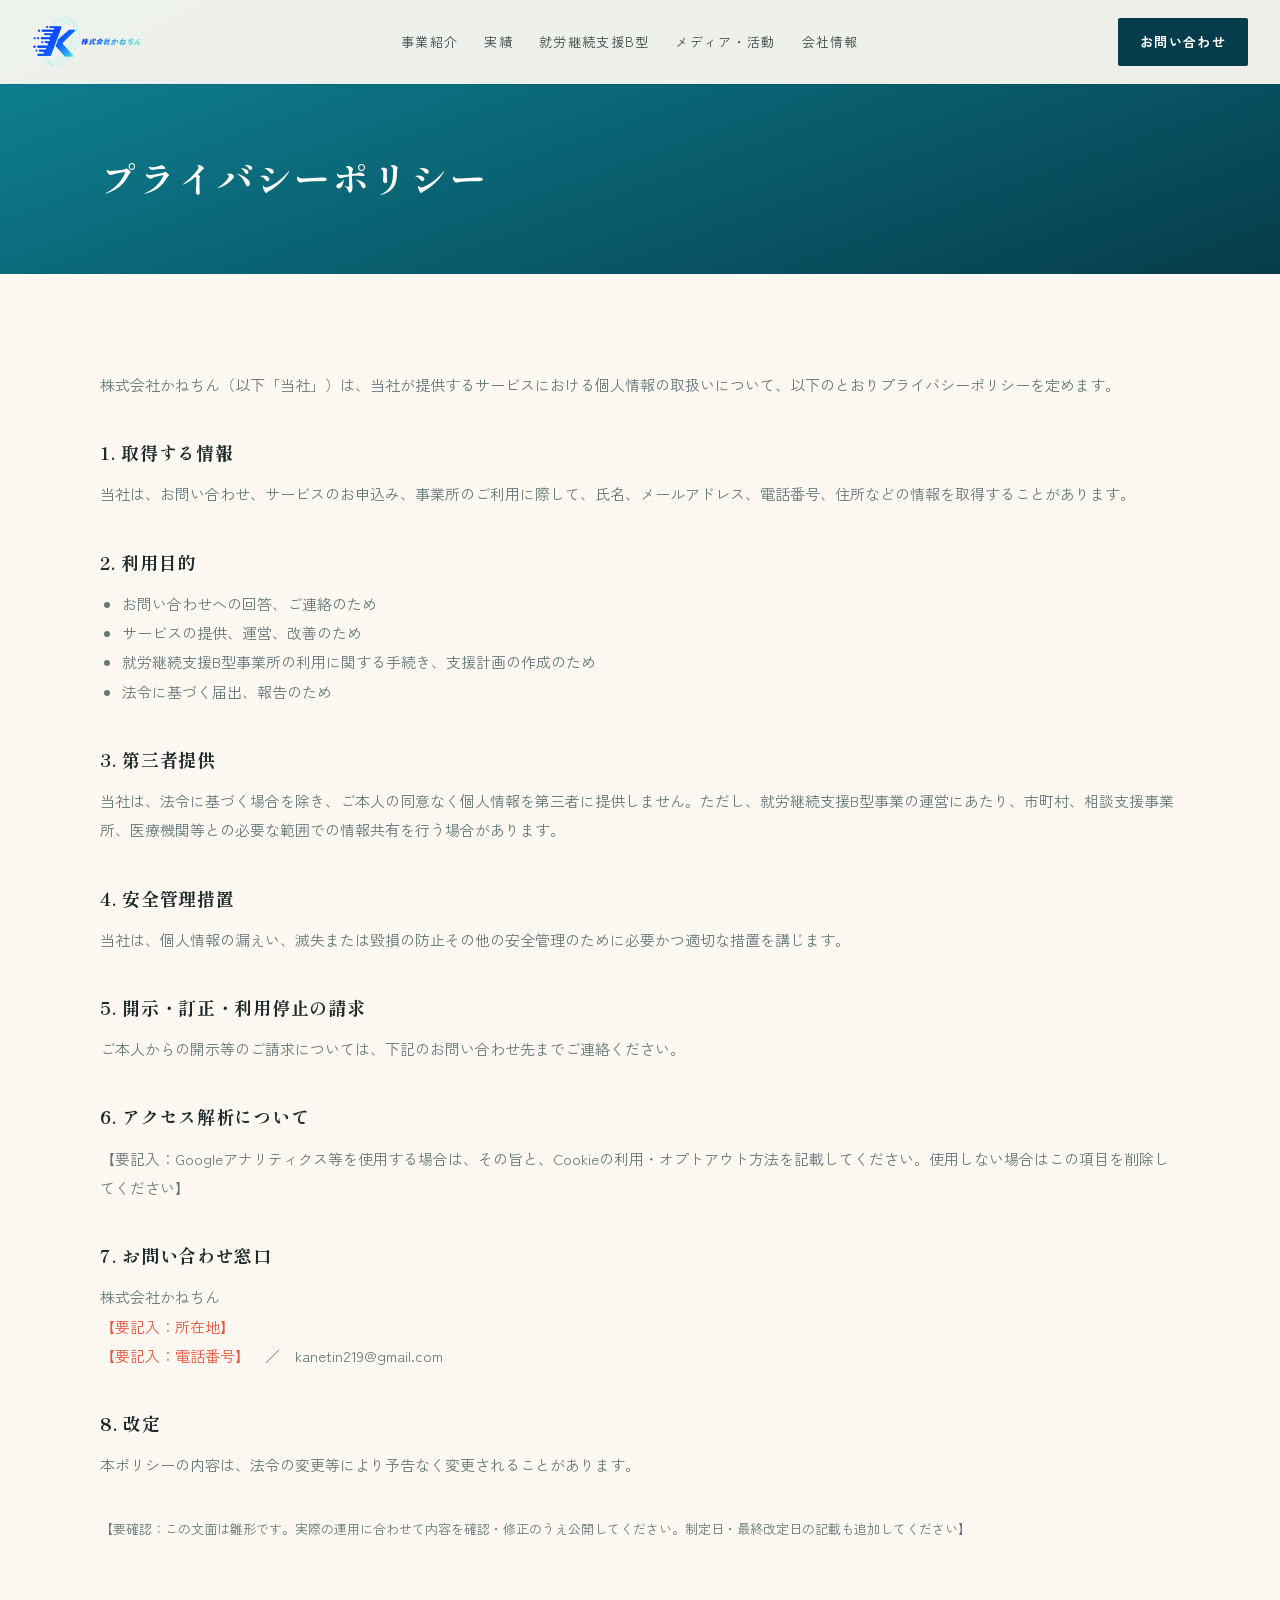
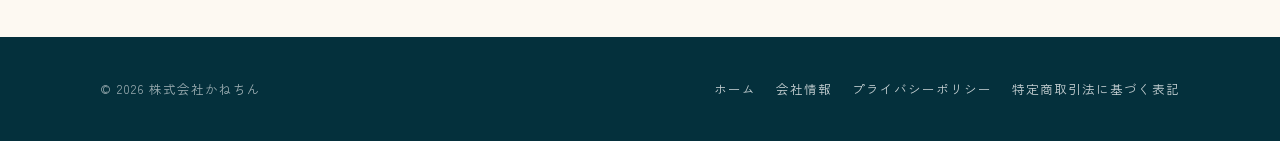
<file: privacy.html>
<!DOCTYPE html>
<html lang="ja">
<head>
<meta charset="UTF-8">
<meta name="viewport" content="width=device-width, initial-scale=1">
<title>プライバシーポリシー｜株式会社かねちん</title>
<meta name="robots" content="noindex">
<link rel="icon" href="./favicon.png">
<link rel="preconnect" href="https://fonts.googleapis.com">
<link rel="preconnect" href="https://fonts.gstatic.com" crossorigin>
<link href="https://fonts.googleapis.com/css2?family=Shippori+Mincho+B1:wght@500;700&family=Zen+Kaku+Gothic+New:wght@400;500;700&display=swap" rel="stylesheet">
<link rel="stylesheet" href="./style.css?v=20260826b">
<style>
.phead{background:linear-gradient(160deg,var(--sea),var(--sea-deep));color:#fff;padding:150px 0 70px}
.phead__ttl{font-family:var(--mincho);font-size:clamp(24px,5vw,36px);letter-spacing:.08em;line-height:1.5}
.legal h3{font-family:var(--mincho);font-size:18px;letter-spacing:.04em;margin:36px 0 10px}
.legal p,.legal li{font-size:15px;color:var(--gray);line-height:1.95}
.legal ul{padding-left:1.4em;margin:8px 0}
.todo{color:var(--hibiscus)}
</style>
</head>
<body>

<header class="hdr hdr--sub" id="hdr">
  <a href="./index.html" class="hdr__logo">
    <img class="lg--light" src="./img/logo-white.png" alt="株式会社かねちん">
    <img class="lg--dark" src="./img/logo.png" alt="株式会社かねちん">
  </a>
  <nav class="hdr__nav">
    <a href="./index.html#business">事業紹介</a>
    <a href="./jisseki.html">実績</a>
    <a href="./b-gata.html">就労継続支援B型</a>
    <a href="./index.html#media">メディア・活動</a>
    <a href="./index.html#company">会社情報</a>
  </nav>
  <button class="hdr__burger" id="burger" aria-label="メニューを開く" aria-expanded="false">
    <span></span><span></span><span></span>
  </button>
  <a class="hdr__cta" href="./index.html#contact">お問い合わせ</a>
</header>

<section class="phead">
  <div class="wrap"><h1 class="phead__ttl">プライバシーポリシー</h1></div>
</section>

<section class="sec">
  <div class="wrap legal">
    <p>株式会社かねちん（以下「当社」）は、当社が提供するサービスにおける個人情報の取扱いについて、以下のとおりプライバシーポリシーを定めます。</p>

    <h3>1. 取得する情報</h3>
    <p>当社は、お問い合わせ、サービスのお申込み、事業所のご利用に際して、氏名、メールアドレス、電話番号、住所などの情報を取得することがあります。</p>

    <h3>2. 利用目的</h3>
    <ul>
      <li>お問い合わせへの回答、ご連絡のため</li>
      <li>サービスの提供、運営、改善のため</li>
      <li>就労継続支援B型事業所の利用に関する手続き、支援計画の作成のため</li>
      <li>法令に基づく届出、報告のため</li>
    </ul>

    <h3>3. 第三者提供</h3>
    <p>当社は、法令に基づく場合を除き、ご本人の同意なく個人情報を第三者に提供しません。ただし、就労継続支援B型事業の運営にあたり、市町村、相談支援事業所、医療機関等との必要な範囲での情報共有を行う場合があります。</p>

    <h3>4. 安全管理措置</h3>
    <p>当社は、個人情報の漏えい、滅失または毀損の防止その他の安全管理のために必要かつ適切な措置を講じます。</p>

    <h3>5. 開示・訂正・利用停止の請求</h3>
    <p>ご本人からの開示等のご請求については、下記のお問い合わせ先までご連絡ください。</p>

    <h3>6. アクセス解析について</h3>
    <p class="todo">【要記入：Googleアナリティクス等を使用する場合は、その旨と、Cookieの利用・オプトアウト方法を記載してください。使用しない場合はこの項目を削除してください】</p>

    <h3>7. お問い合わせ窓口</h3>
    <p>株式会社かねちん<br>
    <span class="todo">【要記入：所在地】</span><br>
    <span class="todo">【要記入：電話番号】</span>　／　kanetin219@gmail.com</p>

    <h3>8. 改定</h3>
    <p>本ポリシーの内容は、法令の変更等により予告なく変更されることがあります。</p>

    <p style="margin-top:36px;font-size:13px" class="todo">【要確認：この文面は雛形です。実際の運用に合わせて内容を確認・修正のうえ公開してください。制定日・最終改定日の記載も追加してください】</p>

  </div>
</section>

<footer class="ftr">
  <div class="wrap ftr__inner">
    <div>© <span id="yr"></span> 株式会社かねちん</div>
    <div class="ftr__links">
      <a href="./index.html">ホーム</a>
      <a href="./index.html#company">会社情報</a>
      <a href="./privacy.html">プライバシーポリシー</a>
      <a href="./tokushoho.html">特定商取引法に基づく表記</a>
    </div>
  </div>
</footer>

<script>
document.getElementById('yr').textContent = new Date().getFullYear();
const hdr = document.getElementById('hdr');
const burger = document.getElementById('burger');
if (burger) {
  const toggle = (open) => {
    hdr.classList.toggle('is-open', open);
    burger.setAttribute('aria-expanded', open ? 'true' : 'false');
    document.body.style.overflow = open ? 'hidden' : '';
  };
  burger.addEventListener('click', () => toggle(!hdr.classList.contains('is-open')));
  hdr.querySelectorAll('.hdr__nav a').forEach(a => a.addEventListener('click', () => toggle(false)));
  document.addEventListener('keydown', e => { if (e.key === 'Escape') toggle(false); });
}
</script>
</body>
</html>
</file>
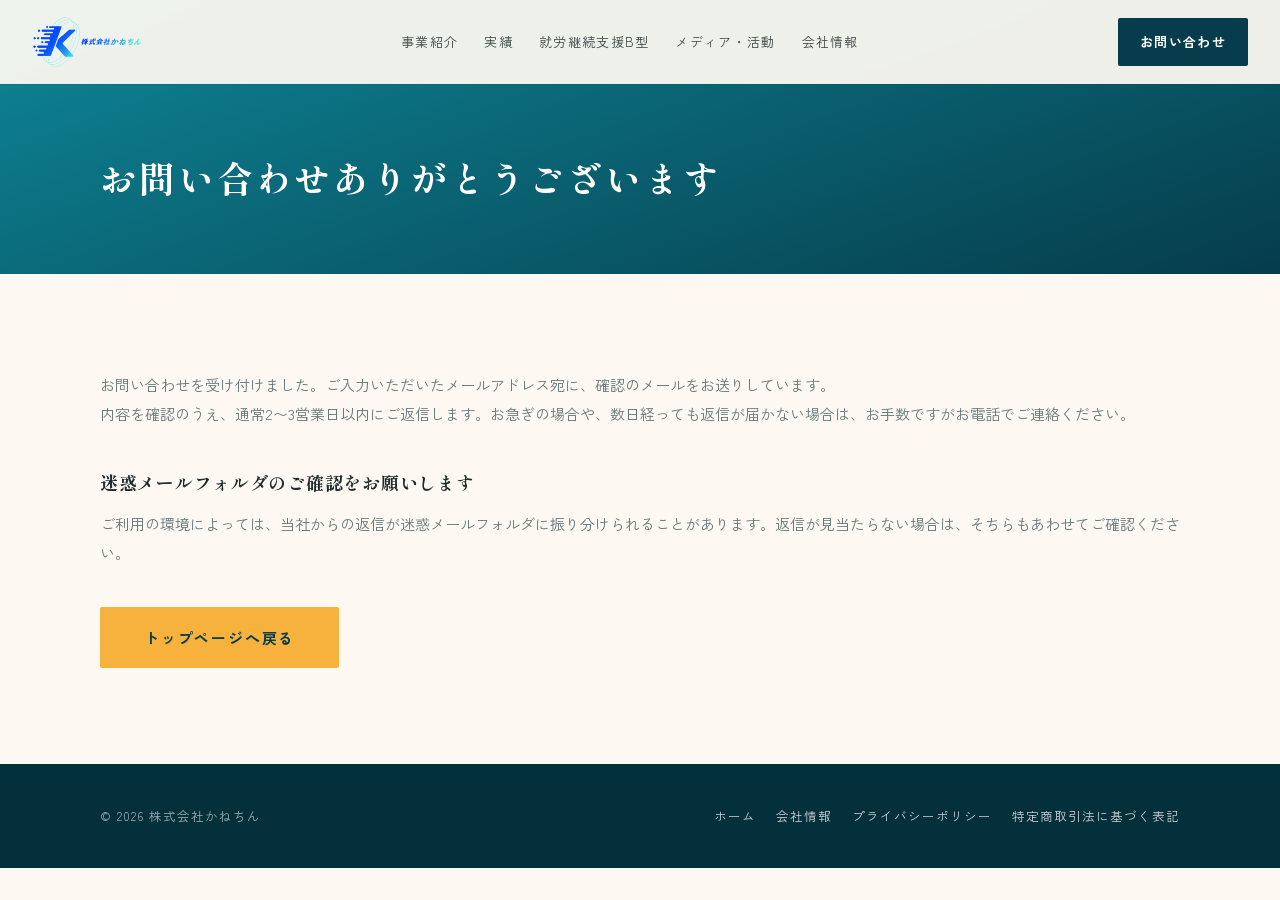
<file: thanks.html>
<!DOCTYPE html>
<html lang="ja">
<head>
<meta charset="UTF-8">
<meta name="viewport" content="width=device-width, initial-scale=1">
<title>お問い合わせありがとうございます｜株式会社かねちん</title>
<meta name="robots" content="noindex">
<link rel="icon" href="./favicon.png">
<link rel="preconnect" href="https://fonts.googleapis.com">
<link rel="preconnect" href="https://fonts.gstatic.com" crossorigin>
<link href="https://fonts.googleapis.com/css2?family=Shippori+Mincho+B1:wght@500;700&family=Zen+Kaku+Gothic+New:wght@400;500;700&display=swap" rel="stylesheet">
<link rel="stylesheet" href="./style.css?v=20260826b">
<style>
.phead{background:linear-gradient(160deg,var(--sea),var(--sea-deep));color:#fff;padding:150px 0 70px}
.phead__ttl{font-family:var(--mincho);font-size:clamp(24px,5vw,36px);letter-spacing:.08em;line-height:1.5}
.legal h3{font-family:var(--mincho);font-size:18px;letter-spacing:.04em;margin:36px 0 10px}
.legal p,.legal li{font-size:15px;color:var(--gray);line-height:1.95}
.legal ul{padding-left:1.4em;margin:8px 0}
.todo{color:var(--hibiscus)}
</style>
</head>
<body>

<header class="hdr hdr--sub" id="hdr">
  <a href="./index.html" class="hdr__logo">
    <img class="lg--light" src="./img/logo-white.png" alt="株式会社かねちん">
    <img class="lg--dark" src="./img/logo.png" alt="株式会社かねちん">
  </a>
  <nav class="hdr__nav">
    <a href="./index.html#business">事業紹介</a>
    <a href="./jisseki.html">実績</a>
    <a href="./b-gata.html">就労継続支援B型</a>
    <a href="./index.html#media">メディア・活動</a>
    <a href="./index.html#company">会社情報</a>
  </nav>
  <button class="hdr__burger" id="burger" aria-label="メニューを開く" aria-expanded="false">
    <span></span><span></span><span></span>
  </button>
  <a class="hdr__cta" href="./index.html#contact">お問い合わせ</a>
</header>

<section class="phead">
  <div class="wrap"><h1 class="phead__ttl">お問い合わせありがとうございます</h1></div>
</section>

<section class="sec">
  <div class="wrap legal">
    <p>お問い合わせを受け付けました。ご入力いただいたメールアドレス宛に、確認のメールをお送りしています。</p>
    <p>内容を確認のうえ、通常2〜3営業日以内にご返信します。お急ぎの場合や、数日経っても返信が届かない場合は、お手数ですがお電話でご連絡ください。</p>

    <h3>迷惑メールフォルダのご確認をお願いします</h3>
    <p>ご利用の環境によっては、当社からの返信が迷惑メールフォルダに振り分けられることがあります。返信が見当たらない場合は、そちらもあわせてご確認ください。</p>

    <p style="margin-top:40px"><a class="btn" href="./index.html">トップページへ戻る</a></p>
  </div>
</section>

<footer class="ftr">
  <div class="wrap ftr__inner">
    <div>© <span id="yr"></span> 株式会社かねちん</div>
    <div class="ftr__links">
      <a href="./index.html">ホーム</a>
      <a href="./index.html#company">会社情報</a>
      <a href="./privacy.html">プライバシーポリシー</a>
      <a href="./tokushoho.html">特定商取引法に基づく表記</a>
    </div>
  </div>
</footer>

<script>
document.getElementById('yr').textContent = new Date().getFullYear();
const hdr = document.getElementById('hdr');
const burger = document.getElementById('burger');
if (burger) {
  const toggle = (open) => {
    hdr.classList.toggle('is-open', open);
    burger.setAttribute('aria-expanded', open ? 'true' : 'false');
    document.body.style.overflow = open ? 'hidden' : '';
  };
  burger.addEventListener('click', () => toggle(!hdr.classList.contains('is-open')));
  hdr.querySelectorAll('.hdr__nav a').forEach(a => a.addEventListener('click', () => toggle(false)));
  document.addEventListener('keydown', e => { if (e.key === 'Escape') toggle(false); });
}
</script>
</body>
</html>
</file>
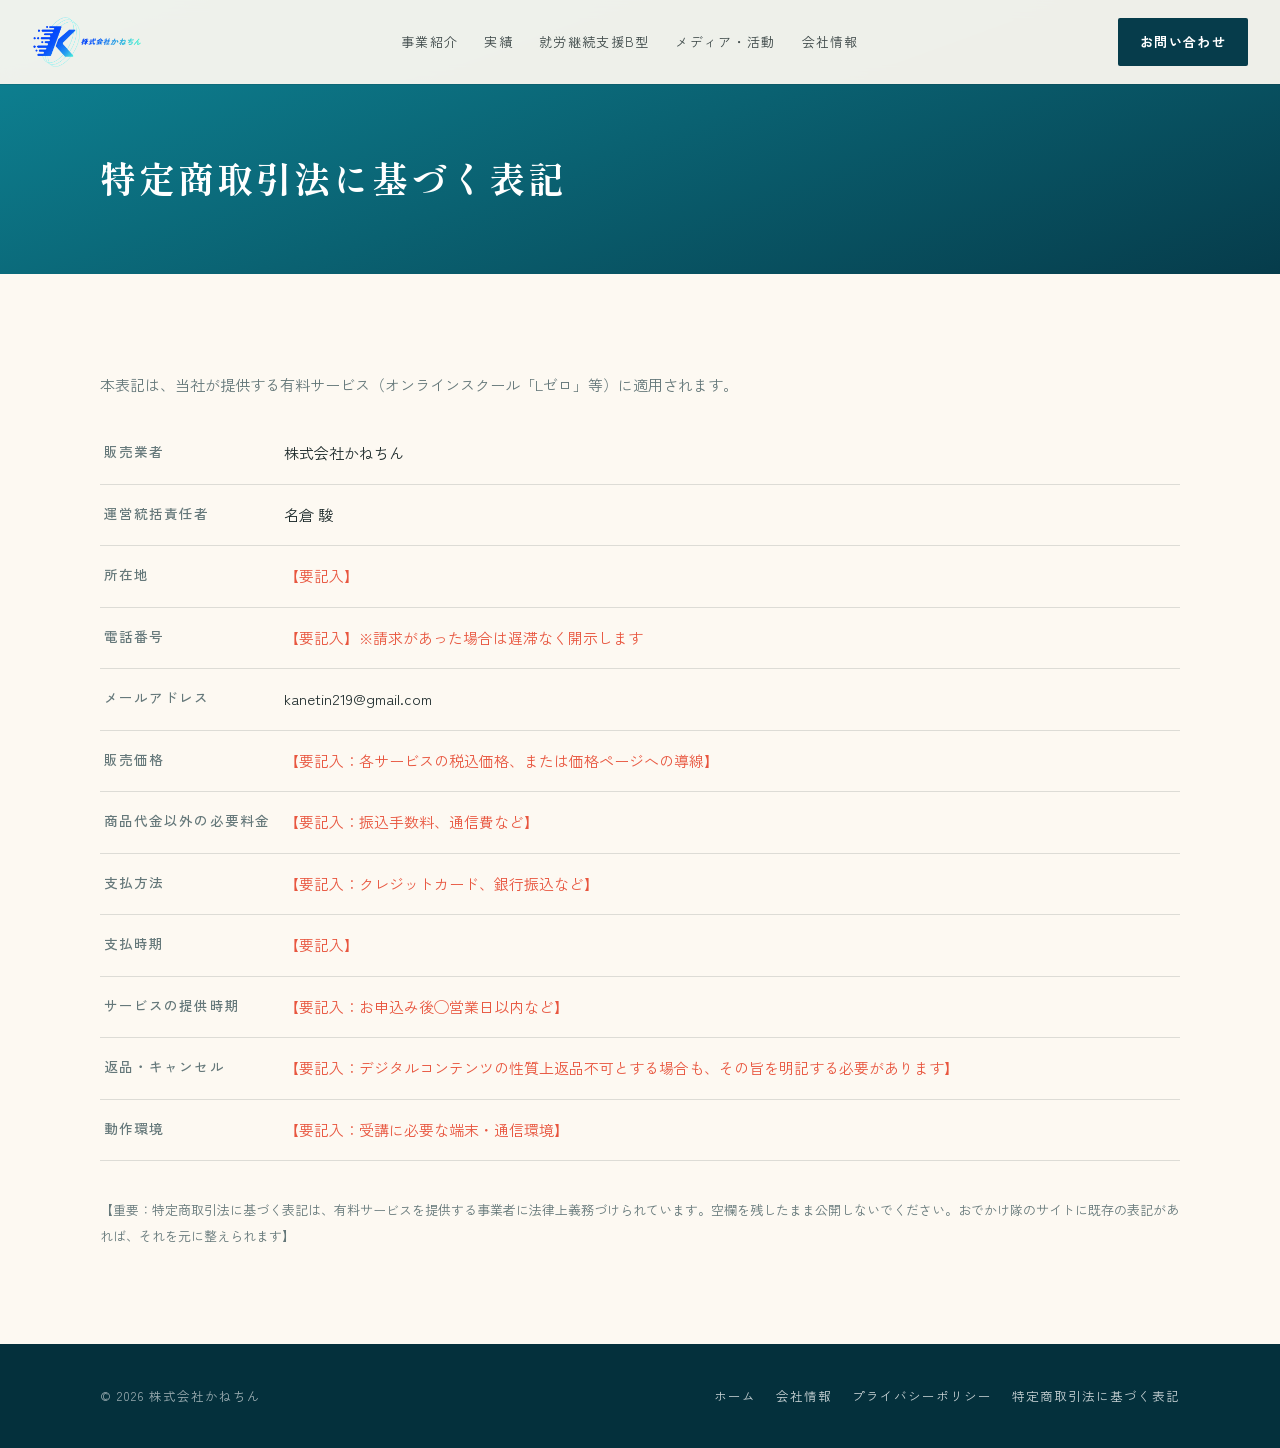
<file: tokushoho.html>
<!DOCTYPE html>
<html lang="ja">
<head>
<meta charset="UTF-8">
<meta name="viewport" content="width=device-width, initial-scale=1">
<title>特定商取引法に基づく表記｜株式会社かねちん</title>
<meta name="robots" content="noindex">
<link rel="icon" href="./favicon.png">
<link rel="preconnect" href="https://fonts.googleapis.com">
<link rel="preconnect" href="https://fonts.gstatic.com" crossorigin>
<link href="https://fonts.googleapis.com/css2?family=Shippori+Mincho+B1:wght@500;700&family=Zen+Kaku+Gothic+New:wght@400;500;700&display=swap" rel="stylesheet">
<link rel="stylesheet" href="./style.css?v=20260826b">
<style>
.phead{background:linear-gradient(160deg,var(--sea),var(--sea-deep));color:#fff;padding:150px 0 70px}
.phead__ttl{font-family:var(--mincho);font-size:clamp(24px,5vw,36px);letter-spacing:.08em;line-height:1.5}
.legal h3{font-family:var(--mincho);font-size:18px;letter-spacing:.04em;margin:36px 0 10px}
.legal p,.legal li{font-size:15px;color:var(--gray);line-height:1.95}
.legal ul{padding-left:1.4em;margin:8px 0}
.todo{color:var(--hibiscus)}
</style>
</head>
<body>

<header class="hdr hdr--sub" id="hdr">
  <a href="./index.html" class="hdr__logo">
    <img class="lg--light" src="./img/logo-white.png" alt="株式会社かねちん">
    <img class="lg--dark" src="./img/logo.png" alt="株式会社かねちん">
  </a>
  <nav class="hdr__nav">
    <a href="./index.html#business">事業紹介</a>
    <a href="./jisseki.html">実績</a>
    <a href="./b-gata.html">就労継続支援B型</a>
    <a href="./index.html#media">メディア・活動</a>
    <a href="./index.html#company">会社情報</a>
  </nav>
  <button class="hdr__burger" id="burger" aria-label="メニューを開く" aria-expanded="false">
    <span></span><span></span><span></span>
  </button>
  <a class="hdr__cta" href="./index.html#contact">お問い合わせ</a>
</header>

<section class="phead">
  <div class="wrap"><h1 class="phead__ttl">特定商取引法に基づく表記</h1></div>
</section>

<section class="sec">
  <div class="wrap legal">
    <p>本表記は、当社が提供する有料サービス（オンラインスクール「Lゼロ」等）に適用されます。</p>

    <table class="table" style="margin-top:24px">
      <tr><th>販売業者</th><td>株式会社かねちん</td></tr>
      <tr><th>運営統括責任者</th><td>名倉 駿</td></tr>
      <tr><th>所在地</th><td class="todo">【要記入】</td></tr>
      <tr><th>電話番号</th><td class="todo">【要記入】※請求があった場合は遅滞なく開示します</td></tr>
      <tr><th>メールアドレス</th><td>kanetin219@gmail.com</td></tr>
      <tr><th>販売価格</th><td class="todo">【要記入：各サービスの税込価格、または価格ページへの導線】</td></tr>
      <tr><th>商品代金以外の必要料金</th><td class="todo">【要記入：振込手数料、通信費など】</td></tr>
      <tr><th>支払方法</th><td class="todo">【要記入：クレジットカード、銀行振込など】</td></tr>
      <tr><th>支払時期</th><td class="todo">【要記入】</td></tr>
      <tr><th>サービスの提供時期</th><td class="todo">【要記入：お申込み後◯営業日以内など】</td></tr>
      <tr><th>返品・キャンセル</th><td class="todo">【要記入：デジタルコンテンツの性質上返品不可とする場合も、その旨を明記する必要があります】</td></tr>
      <tr><th>動作環境</th><td class="todo">【要記入：受講に必要な端末・通信環境】</td></tr>
    </table>

    <p style="margin-top:36px;font-size:13px" class="todo">【重要：特定商取引法に基づく表記は、有料サービスを提供する事業者に法律上義務づけられています。空欄を残したまま公開しないでください。おでかけ隊のサイトに既存の表記があれば、それを元に整えられます】</p>

  </div>
</section>

<footer class="ftr">
  <div class="wrap ftr__inner">
    <div>© <span id="yr"></span> 株式会社かねちん</div>
    <div class="ftr__links">
      <a href="./index.html">ホーム</a>
      <a href="./index.html#company">会社情報</a>
      <a href="./privacy.html">プライバシーポリシー</a>
      <a href="./tokushoho.html">特定商取引法に基づく表記</a>
    </div>
  </div>
</footer>

<script>
document.getElementById('yr').textContent = new Date().getFullYear();
const hdr = document.getElementById('hdr');
const burger = document.getElementById('burger');
if (burger) {
  const toggle = (open) => {
    hdr.classList.toggle('is-open', open);
    burger.setAttribute('aria-expanded', open ? 'true' : 'false');
    document.body.style.overflow = open ? 'hidden' : '';
  };
  burger.addEventListener('click', () => toggle(!hdr.classList.contains('is-open')));
  hdr.querySelectorAll('.hdr__nav a').forEach(a => a.addEventListener('click', () => toggle(false)));
  document.addEventListener('keydown', e => { if (e.key === 'Escape') toggle(false); });
}
</script>
</body>
</html>
</file>
<file: style.css>
/* ===========================================================
   株式会社かねちん コーポレートサイト 共通スタイル
   テーマ：宮崎の南国感（日向灘のターコイズ／夕陽／ハイビスカス）
   =========================================================== */
:root{
  --sea-deep:#063C4B;    /* 日向灘の深いところ */
  --sea:#0E8798;         /* 海 */
  --sea-bright:#35B6C0;  /* 浅瀬 */
  --sun:#F6B23C;         /* 陽 */
  --hibiscus:#E8563F;    /* ハイビスカス */
  --palm:#1C6B57;        /* 椰子 */
  --sand:#FDF9F2;        /* 白砂 */
  --sumi:#1E2B2C;
  --gray:#65787A;
  --line:rgba(30,43,44,.14);

  --mincho:"Shippori Mincho B1","Hiragino Mincho ProN",serif;
  --gothic:"Zen Kaku Gothic New","Hiragino Kaku Gothic ProN",sans-serif;
}

*{box-sizing:border-box;margin:0;padding:0}
html{scroll-behavior:smooth}
section[id]{scroll-margin-top:96px}
body{
  font-family:var(--gothic);color:var(--sumi);background:var(--sand);
  line-height:1.9;font-size:16px;-webkit-font-smoothing:antialiased;
}
a{color:inherit}
img{max-width:100%;display:block}
.wrap{width:min(1080px,90vw);margin:0 auto;position:relative}

/* ---------- ヘッダー ---------- */
.hdr{
  position:fixed;top:0;left:0;right:0;z-index:50;
  display:flex;align-items:center;justify-content:space-between;
  padding:16px min(5vw,32px);transition:background .4s ease,box-shadow .4s ease;
}
.hdr.is-solid{background:rgba(253,249,242,.94);box-shadow:0 1px 0 var(--line);backdrop-filter:blur(8px)}
.hdr__logo{display:flex;align-items:center;gap:10px;font-family:var(--mincho);font-weight:700;font-size:17px;letter-spacing:.16em;color:#fff;transition:color .4s ease;text-decoration:none}
.hdr__logo img{height:52px;width:auto}
@media(max-width:720px){.hdr__logo img{height:40px}}
.hdr__logo .lg--light{display:block}
.hdr__logo .lg--dark{display:none}
.hdr.is-solid .hdr__logo,.hdr--sub .hdr__logo{color:var(--sea-deep)}
.hdr.is-solid .hdr__logo .lg--light,.hdr--sub .hdr__logo .lg--light{display:none}
.hdr.is-solid .hdr__logo .lg--dark,.hdr--sub .hdr__logo .lg--dark{display:block}
.hdr__nav{display:none;gap:26px;font-size:13px;letter-spacing:.1em}
.hdr__nav a{color:#fff;text-decoration:none;opacity:.85;transition:opacity .2s,color .4s}
.hdr__nav a:hover{opacity:1}
.hdr.is-solid .hdr__nav a,.hdr--sub .hdr__nav a{color:var(--sumi)}
@media(min-width:900px){.hdr__nav{display:flex}}
.hdr--sub{background:rgba(253,249,242,.94);box-shadow:0 1px 0 var(--line);backdrop-filter:blur(8px)}

/* ---------- 椰子の葉の装飾 ---------- */
.palm{position:absolute;pointer-events:none;opacity:.13;z-index:1}
.palm--tl{top:-30px;left:-70px;width:280px;transform:rotate(12deg)}
.palm--br{bottom:-50px;right:-80px;width:340px;transform:rotate(-160deg)}
.palm--sec{top:20px;right:-60px;width:190px;opacity:.07;transform:rotate(-24deg)}
@media(max-width:720px){.palm--tl{width:180px;left:-60px}.palm--br{width:210px;right:-70px}.palm--sec{display:none}}

/* ---------- セクション共通 ---------- */
.sec{padding:96px 0;position:relative;overflow:hidden}
.sec--tight{padding-top:0}
.sec--dark{background:var(--sea-deep);color:#fff}
.sec--sea{background:linear-gradient(165deg,var(--sea) 0%,var(--sea-deep) 100%);color:#fff}
.eyebrow{font-size:11px;letter-spacing:.24em;color:var(--sea);display:flex;align-items:center;gap:12px;margin-bottom:18px}
.eyebrow::after{content:"";flex:1;height:1px;background:var(--line)}
.sec--dark .eyebrow,.sec--sea .eyebrow{color:var(--sun)}
.sec--dark .eyebrow::after,.sec--sea .eyebrow::after{background:rgba(255,255,255,.22)}
.h2{font-family:var(--mincho);font-weight:700;font-size:clamp(24px,4.6vw,34px);line-height:1.6;letter-spacing:.06em;margin-bottom:28px}
.h3{font-family:var(--mincho);font-weight:700;font-size:clamp(18px,3vw,22px);letter-spacing:.05em;margin-bottom:16px}
.lead{max-width:44em;color:var(--gray);font-size:15.5px}
.sec--dark .lead,.sec--sea .lead{color:rgba(255,255,255,.8)}
.note{font-size:12.5px;color:var(--gray);line-height:1.8;margin-top:24px}
.sec--dark .note,.sec--sea .note{color:rgba(255,255,255,.58)}

.reveal{opacity:0;transform:translateY(24px);transition:opacity .8s ease,transform .8s cubic-bezier(.16,1,.3,1)}
.reveal.is-in{opacity:1;transform:none}

/* ---------- 数字 ---------- */
.stats{display:grid;grid-template-columns:repeat(2,1fr);gap:1px;background:rgba(255,255,255,.18);border:1px solid rgba(255,255,255,.18);position:relative;z-index:2}
.stats__cell{background:var(--sea-deep);padding:28px 20px}
.stats__num{font-family:var(--mincho);font-size:clamp(28px,6.4vw,42px);color:var(--sun);line-height:1.2;letter-spacing:.02em}
.stats__num em{font-style:normal;font-size:.48em;margin-left:3px}
.stats__label{font-size:12px;letter-spacing:.1em;color:rgba(255,255,255,.72);margin-top:8px}
@media(min-width:760px){.stats{grid-template-columns:repeat(4,1fr)}}

/* ---------- 事業 ---------- */
.biz{border-top:1px solid var(--line);position:relative;z-index:2}
.biz__item{border-bottom:1px solid var(--line);padding:36px 0;display:grid;gap:14px}
.biz__tag{font-size:11px;letter-spacing:.18em;color:#fff;background:var(--sea);border-radius:2px;padding:4px 12px;justify-self:start}
.biz__item:nth-child(2) .biz__tag{background:var(--palm)}
.biz__item:nth-child(3) .biz__tag{background:var(--hibiscus)}
.biz__item:nth-child(4) .biz__tag{background:var(--sun);color:var(--sea-deep)}
.biz__item:nth-child(5) .biz__tag{background:var(--sea-deep)}
.biz__item:nth-child(6) .biz__tag{background:var(--sea-bright);color:var(--sea-deep)}
.biz__name{font-family:var(--mincho);font-size:clamp(20px,3.6vw,26px);font-weight:700;letter-spacing:.04em}
.biz__name small{display:block;font-family:var(--gothic);font-size:12px;letter-spacing:.14em;color:var(--gray);font-weight:400;margin-top:6px}
.biz__desc{color:var(--gray);font-size:15px;max-width:40em}
.biz__link{font-size:13px;letter-spacing:.1em;color:var(--sea);text-decoration:none;border-bottom:1px solid currentColor;padding-bottom:2px;justify-self:start}
.biz__link:hover{color:var(--hibiscus)}
@media(min-width:900px){
  .biz__item{grid-template-columns:190px 1fr;align-items:start;column-gap:40px;padding:44px 0}
  .biz__tag{grid-row:span 5}
}

/* ---------- 実績カード ---------- */
.cases{display:grid;gap:1px;background:var(--line);border:1px solid var(--line);position:relative;z-index:2}
.case{background:var(--sand);padding:30px 26px;display:flex;flex-direction:column;gap:10px}
.sec--dark .cases,.sec--sea .cases{background:rgba(255,255,255,.18);border-color:rgba(255,255,255,.18)}
.sec--dark .case,.sec--sea .case{background:var(--sea-deep)}
.case__field{font-size:11px;letter-spacing:.16em;color:var(--sea)}
.sec--dark .case__field,.sec--sea .case__field{color:var(--sun)}
.case__result{font-family:var(--mincho);font-size:clamp(21px,3.4vw,26px);line-height:1.45;letter-spacing:.02em}
.case__result b{color:var(--hibiscus);font-weight:700}
.sec--dark .case__result b,.sec--sea .case__result b{color:var(--sun)}
.case__desc{font-size:14px;color:var(--gray);line-height:1.85}
.sec--dark .case__desc,.sec--sea .case__desc{color:rgba(255,255,255,.72)}
@media(min-width:720px){.cases{grid-template-columns:repeat(2,1fr)}}
@media(min-width:1000px){.cases--3{grid-template-columns:repeat(3,1fr)}}

/* ---------- メディア・活動 ---------- */
.media{display:grid;border-top:1px solid var(--line);position:relative;z-index:2}
.media__row{display:grid;gap:4px;padding:18px 0;border-bottom:1px solid var(--line)}
.media__date{font-size:12px;letter-spacing:.12em;color:var(--sea)}
.media__title{font-size:15px}
.media__title span{color:var(--gray);font-size:13.5px}
.media__title a{color:var(--sea);text-decoration:none;border-bottom:1px solid currentColor}
.media__title a:hover{color:var(--hibiscus)}
@media(min-width:720px){.media__row{grid-template-columns:150px 1fr;gap:24px;align-items:baseline}}

/* ---------- 沿革 ---------- */
.hist{border-left:1px solid var(--line);margin-left:6px;position:relative;z-index:2}
.hist__item{position:relative;padding:0 0 30px 28px}
.hist__item::before{content:"";position:absolute;left:-4px;top:12px;width:7px;height:7px;border-radius:50%;background:var(--sun)}
.hist__year{font-family:var(--mincho);font-size:15px;letter-spacing:.1em;color:var(--sea)}
.hist__text{font-size:15px;color:var(--sumi)}

/* ---------- SNSアカウント ---------- */
.accounts{display:grid;gap:1px;background:var(--line);border:1px solid var(--line);position:relative;z-index:2}
.account{background:var(--sand);padding:24px;text-decoration:none;display:grid;grid-template-columns:64px 1fr;gap:16px;align-items:start;transition:background .25s ease}
.account:has(.account__shot){grid-template-columns:1fr;gap:18px}
.account:not(:has(img)){grid-template-columns:1fr}
.account__shot{width:100%;height:auto;border:1px solid var(--line);background:#fff}
.sec--dark .account__shot,.sec--sea .account__shot{border-color:rgba(255,255,255,.2)}
.account:hover{background:#fff}
.account__ava{width:64px;height:64px;border-radius:50%;object-fit:cover;background:linear-gradient(140deg,var(--sea-bright),var(--sea));display:flex;align-items:center;justify-content:center;color:#fff;font-family:var(--mincho);font-size:22px;letter-spacing:0;flex:none;overflow:hidden}
.account__body{display:flex;flex-direction:column;gap:4px;min-width:0}
.account__plat{font-size:11px;letter-spacing:.16em;color:var(--sea)}
.account__name{font-family:var(--mincho);font-size:17px;letter-spacing:.03em;line-height:1.5}
.account__handle{font-size:13px;color:var(--gray);letter-spacing:.04em}
.account__desc{font-size:13.5px;color:var(--gray);line-height:1.8;margin-top:4px}
@media(min-width:720px){.accounts{grid-template-columns:repeat(2,1fr)}}
.sec--dark .accounts,.sec--sea .accounts{background:rgba(255,255,255,.18);border-color:rgba(255,255,255,.18)}
.sec--dark .account,.sec--sea .account{background:var(--sea-deep)}
.sec--dark .account:hover,.sec--sea .account:hover{background:#0b4c5c}
.sec--dark .account__plat,.sec--sea .account__plat{color:var(--sun)}
.sec--dark .account__handle,.sec--sea .account__handle,
.sec--dark .account__desc,.sec--sea .account__desc{color:rgba(255,255,255,.72)}

/* ---------- 代表挨拶 ---------- */
.msg{display:grid;gap:32px;position:relative;z-index:2}
.msg__photo{aspect-ratio:4/5;background:linear-gradient(140deg,#dce9e6,#c3d8d4);display:flex;align-items:center;justify-content:center;color:var(--gray);font-size:12px;letter-spacing:.14em}
img.msg__photo{width:100%;object-fit:cover;object-position:center}
.msg__body p{margin-bottom:1.2em;font-size:15.5px}
.msg__sign{font-family:var(--mincho);font-size:19px;letter-spacing:.1em;margin-top:24px}
.msg__sign small{display:block;font-family:var(--gothic);font-size:12px;letter-spacing:.14em;color:var(--gray);margin-bottom:4px}
@media(min-width:900px){.msg{grid-template-columns:320px 1fr;gap:56px;align-items:start}}

/* ---------- 表 ---------- */
.table{width:100%;border-collapse:collapse;font-size:15px;position:relative;z-index:2}
.table th,.table td{border-bottom:1px solid var(--line);padding:16px 4px;text-align:left;vertical-align:top}
.table th{width:110px;font-weight:500;color:var(--gray);font-size:13.5px;letter-spacing:.08em}
@media(min-width:720px){.table th{width:180px}}

/* ---------- CTA ---------- */
.cta{background:linear-gradient(160deg,var(--sea) 0%,var(--sea-deep) 70%);color:#fff;padding:88px 0;text-align:center;position:relative;overflow:hidden}
.cta__title{font-family:var(--mincho);font-size:clamp(22px,4.6vw,32px);letter-spacing:.08em;margin-bottom:14px}
.cta__text{color:rgba(255,255,255,.8);font-size:15px;margin-bottom:36px}
.btn{display:inline-block;text-decoration:none;background:var(--sun);color:var(--sea-deep);font-weight:700;padding:16px 44px;letter-spacing:.12em;font-size:15px;border-radius:2px;transition:transform .2s ease,box-shadow .2s ease}
.btn:hover{transform:translateY(-2px);box-shadow:0 10px 26px rgba(246,178,60,.3)}
.btn--ghost{background:transparent;color:var(--sun);border:1px solid var(--sun)}
.cta__sub{margin-top:24px;font-size:13px;color:rgba(255,255,255,.65);letter-spacing:.06em}
.cta__sub a{color:var(--sun)}

/* ---------- お問い合わせフォーム ---------- */
.form{max-width:640px;margin:0 auto;text-align:left;position:relative;z-index:2}
.form__row{margin-bottom:20px}
.form__label{display:block;font-size:13px;letter-spacing:.08em;color:rgba(255,255,255,.85);margin-bottom:8px}
.form__req{font-size:10px;letter-spacing:.1em;background:var(--sun);color:var(--sea-deep);border-radius:2px;padding:2px 7px;margin-left:8px;vertical-align:1px}
.form__input{
  width:100%;font-family:inherit;font-size:15px;color:#fff;
  background:rgba(255,255,255,.08);border:1px solid rgba(255,255,255,.28);
  border-radius:2px;padding:13px 14px;transition:border-color .2s,background .2s;
}
.form__input::placeholder{color:rgba(255,255,255,.4)}
.form__input:focus{outline:none;border-color:var(--sun);background:rgba(255,255,255,.13)}
.form__input--area{resize:vertical;min-height:140px;line-height:1.8}
.form select.form__input{appearance:none;background-image:linear-gradient(45deg,transparent 50%,rgba(255,255,255,.6) 50%),linear-gradient(135deg,rgba(255,255,255,.6) 50%,transparent 50%);background-position:calc(100% - 20px) 50%,calc(100% - 14px) 50%;background-size:6px 6px,6px 6px;background-repeat:no-repeat;padding-right:40px}
.form select.form__input option{color:var(--sumi)}
.form__note{font-size:12.5px;line-height:1.9;color:rgba(255,255,255,.62);margin:8px 0 24px}
.form__note a{color:var(--sun)}
.form .btn{border:none;cursor:pointer;font-family:inherit;width:100%;max-width:320px;display:block;margin:0 auto}

/* ---------- フッター ---------- */
.ftr{background:#04303C;color:rgba(255,255,255,.6);padding:40px 0;font-size:12.5px;letter-spacing:.08em}
.ftr__inner{display:flex;flex-direction:column;gap:16px}
.ftr__logo{height:26px;width:auto;margin-bottom:10px;opacity:.9}
.ftr__links{display:flex;gap:20px;flex-wrap:wrap}
.ftr__links a{text-decoration:none;color:rgba(255,255,255,.78)}
.ftr__links a:hover{color:var(--sun)}
@media(min-width:720px){.ftr__inner{flex-direction:row;justify-content:space-between;align-items:center}}

:focus-visible{outline:2px solid var(--sun);outline-offset:3px}
@media(prefers-reduced-motion:reduce){
  *{animation:none!important;transition:none!important}
  .reveal{opacity:1;transform:none}
}

/* ---------- 写真プレースホルダ共通 ---------- */
.ph{
  position:relative;width:100%;background:linear-gradient(140deg,#DDEAE7,#BFD6D3);
  display:flex;align-items:center;justify-content:center;text-align:center;
  color:#5C7C79;font-size:12px;letter-spacing:.1em;line-height:1.8;padding:12px;
}
.ph::after{
  content:"";position:absolute;inset:8px;border:1px dashed rgba(92,124,121,.45);
}
.ph span{position:relative;z-index:1}

/* ---------- 事業ブロックの写真 ---------- */
.biz__photo{width:100%;aspect-ratio:4/3;object-fit:cover;order:-1}
@media(min-width:900px){
  .biz__item{grid-template-columns:170px 1fr 300px;column-gap:36px}
  .biz__tag{grid-row:span 6}
  .biz__photo{grid-column:3;grid-row:1 / span 6;order:0;aspect-ratio:3/4;align-self:start}
  .biz__item--nophoto{grid-template-columns:170px 1fr}
}
.biz__photo--auto{aspect-ratio:auto;height:auto;object-fit:contain}

/* ---------- 活動風景ギャラリー ---------- */
.gallery{display:grid;grid-template-columns:repeat(2,1fr);gap:10px;position:relative;z-index:2}
.gallery figure{margin:0}
.gallery img,.gallery .ph{width:100%;height:auto;object-fit:contain}
.gallery figcaption{font-size:12px;color:var(--gray);margin-top:8px;letter-spacing:.06em}
.gallery--wide figure:first-child{grid-column:span 2}
@media(min-width:760px){
  .gallery{grid-template-columns:repeat(3,1fr);gap:14px}
  .gallery--wide figure:first-child{grid-column:span 2;grid-row:span 2}
  .gallery--wide figure:first-child .ph,.gallery--wide figure:first-child img{aspect-ratio:auto;height:100%;min-height:300px}
}

/* ---------- ヒーロー背景写真（任意） ---------- */
.hero__bg{position:absolute;inset:0;object-fit:cover;width:100%;height:100%;opacity:.42;z-index:0}

/* ---------- 実績カードのスクリーンショット ---------- */
.case__shot{
  width:100%;aspect-ratio:4/3;object-fit:cover;object-position:top center;
  border:1px solid var(--line);background:#fff;margin-bottom:4px;
}
.sec--dark .case__shot,.sec--sea .case__shot{border-color:rgba(255,255,255,.2)}

/* ---------- 事業ブロックに複数の画像を積む ---------- */
.biz__photos{display:grid;gap:10px;order:-1}
.biz__photos img{width:100%;display:block}
.biz__photos .shot{aspect-ratio:16/10;object-fit:cover;object-position:top center;border:1px solid var(--line)}
.biz__photos .logo{background:#fff;border:1px solid var(--line);padding:16px 18px;object-fit:contain;aspect-ratio:16/6}
.biz__note{font-size:11px;color:var(--gray);line-height:1.6;letter-spacing:.04em}
@media(min-width:900px){
  .biz__photos{grid-column:3;grid-row:1 / span 6;order:0;align-self:start}
}

/* ---------- ヘッダーのお問い合わせボタン ---------- */
.hdr{gap:16px}
.hdr__cta{
  display:inline-block;text-decoration:none;flex:none;
  background:var(--sea-deep);color:#fff;font-weight:700;
  font-size:13px;letter-spacing:.1em;padding:12px 22px;border-radius:2px;
  transition:background .25s ease;
}
.hdr__cta:hover{background:var(--hi,var(--sun));color:var(--sea-deep)}
.hdr:not(.is-solid):not(.hdr--sub) .hdr__cta{background:rgba(255,255,255,.15);border:1px solid rgba(255,255,255,.55);backdrop-filter:blur(4px)}
.hdr:not(.is-solid):not(.hdr--sub) .hdr__cta:hover{background:#fff;color:var(--sea-deep)}
@media(max-width:899px){
  .hdr__cta{margin-left:auto;padding:10px 16px;font-size:12px}
}

/* ---------- 追従ヘッダー：スクロールしたらすぐ不透明に ---------- */
.hdr{transition:background .3s ease, box-shadow .3s ease, padding .3s ease}
.hdr.is-solid{padding-top:10px;padding-bottom:10px;box-shadow:0 2px 14px rgba(6,60,75,.10)}

/* ---------- モバイルメニュー ---------- */
.hdr__burger{
  display:flex;flex-direction:column;justify-content:center;gap:5px;
  width:40px;height:40px;border:0;background:transparent;cursor:pointer;padding:8px;flex:none;
}
.hdr__burger span{display:block;height:2px;background:#fff;transition:transform .3s ease,opacity .2s ease}
.hdr.is-solid .hdr__burger span,.hdr--sub .hdr__burger span{background:var(--sea-deep)}
.hdr.is-open .hdr__burger span:nth-child(1){transform:translateY(7px) rotate(45deg)}
.hdr.is-open .hdr__burger span:nth-child(2){opacity:0}
.hdr.is-open .hdr__burger span:nth-child(3){transform:translateY(-7px) rotate(-45deg)}
@media(min-width:900px){.hdr__burger{display:none}}

@media(max-width:899px){
  .hdr__nav{
    position:fixed;top:0;left:0;right:0;bottom:0;
    background:var(--sea-deep);
    display:flex;flex-direction:column;align-items:center;justify-content:center;gap:0;
    opacity:0;visibility:hidden;transition:opacity .3s ease,visibility .3s ease;z-index:-1;
  }
  .hdr.is-open .hdr__nav{opacity:1;visibility:visible;z-index:1}
  .hdr__nav a,.hdr.is-solid .hdr__nav a,.hdr--sub .hdr__nav a{
    color:#fff;font-family:var(--mincho);font-size:19px;letter-spacing:.12em;
    padding:16px 0;opacity:1;
  }
  .hdr.is-open .hdr__cta{position:relative;z-index:2;background:var(--sun);color:var(--sea-deep);border-color:var(--sun)}
  .hdr.is-open .hdr__burger span{background:#fff}
}

/* ロゴ画像が入るまでの社名テキスト */
.hdr__logotext{font-family:var(--mincho);font-weight:700;font-size:17px;letter-spacing:.16em}

/* ---------- 数字の内訳 ---------- */
.breakdown{margin-top:28px;position:relative;z-index:2}
.breakdown__ttl{font-size:12px;letter-spacing:.16em;color:var(--sun);margin-bottom:12px}
.breakdown__grid{display:grid;grid-template-columns:repeat(2,1fr);gap:1px;background:rgba(255,255,255,.16);border:1px solid rgba(255,255,255,.16)}
.breakdown__cell{background:var(--sea-deep);padding:16px 18px;display:flex;justify-content:space-between;align-items:baseline;gap:12px}
.breakdown__name{font-size:13px;color:rgba(255,255,255,.85);line-height:1.5}
.breakdown__name small{display:block;font-size:11px;color:rgba(255,255,255,.5);letter-spacing:.04em}
.breakdown__num{font-family:var(--mincho);font-size:19px;color:#fff;white-space:nowrap}
@media(min-width:900px){.breakdown__grid{grid-template-columns:repeat(4,1fr)}}

/* ---------- 対談動画（サムネ付き） ---------- */
.videos{display:grid;gap:16px}
.videos a{
  display:grid;grid-template-columns:132px 1fr;gap:14px;align-items:center;
  text-decoration:none;border-bottom:1px solid var(--line);padding-bottom:16px;
}
.sec--dark .videos a,.sec--sea .videos a{border-color:rgba(255,255,255,.2)}
.videos__thumb{
  width:132px;aspect-ratio:16/9;object-fit:cover;border-radius:2px;
  background:rgba(255,255,255,.1);
}
.videos__thumb--none{
  display:flex;align-items:center;justify-content:center;
  font-size:10px;letter-spacing:.1em;color:rgba(255,255,255,.6);
  border:1px solid rgba(255,255,255,.25);
}
.videos__body{display:flex;flex-direction:column;gap:4px;min-width:0}
.videos__tag{font-size:10px;letter-spacing:.16em;color:var(--sun)}
.videos__ttl{font-size:14.5px;line-height:1.6;transition:color .2s}
.videos a:hover .videos__ttl{color:var(--sun)}
@media(min-width:760px){
  .videos{grid-template-columns:repeat(2,1fr);gap:20px}
  .videos__thumb{width:150px}
  .videos a{grid-template-columns:150px 1fr}
}

/* ---------- 実績カード（動画つき） ---------- */
a.case{text-decoration:none;transition:background .25s ease}
.sec--dark a.case:hover,.sec--sea a.case:hover{background:#0b4c5c}
.case__thumb{width:100%;aspect-ratio:16/9;object-fit:cover;border-radius:2px;margin-bottom:4px}
.case__play{
  display:inline-flex;align-items:center;gap:6px;margin-top:auto;padding-top:6px;
  font-size:12px;letter-spacing:.08em;color:var(--sun);
}
.case__play::before{
  content:"";width:0;height:0;border-left:8px solid var(--sun);
  border-top:5px solid transparent;border-bottom:5px solid transparent;
}
</file>
